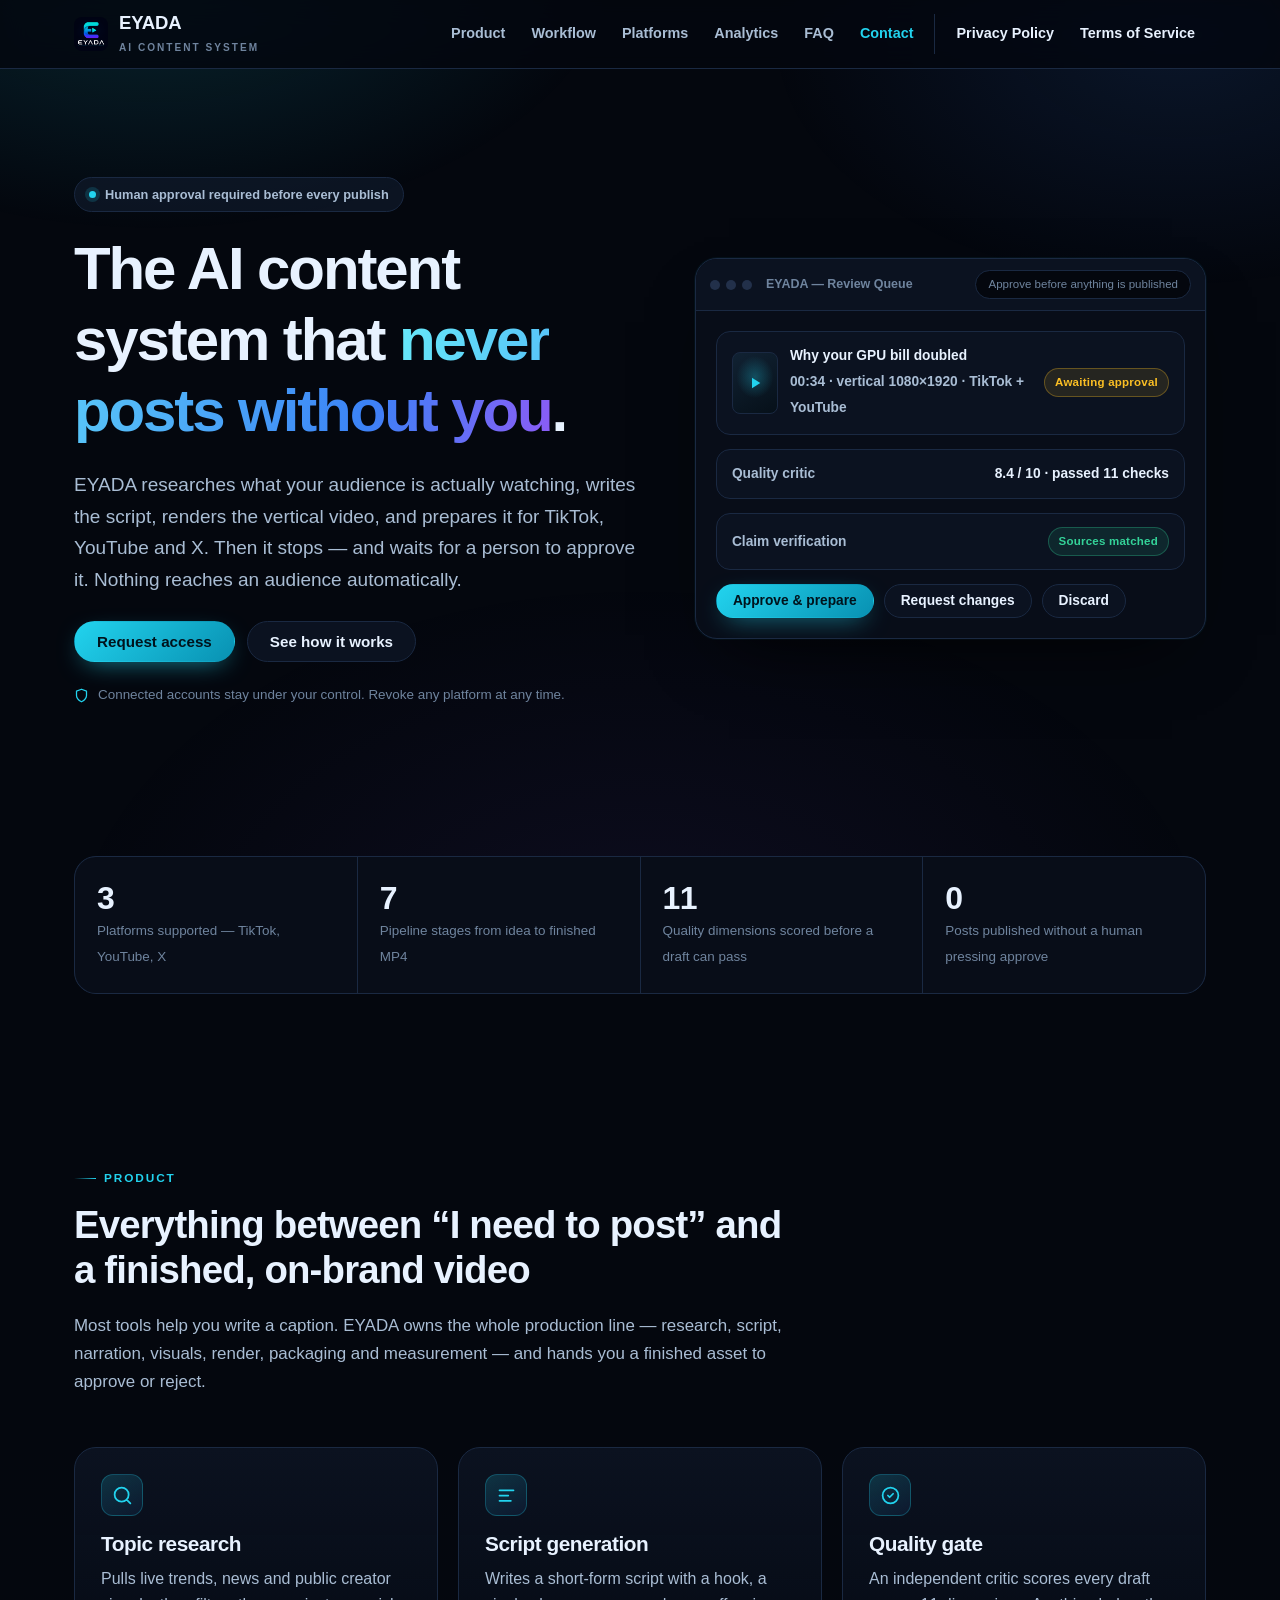
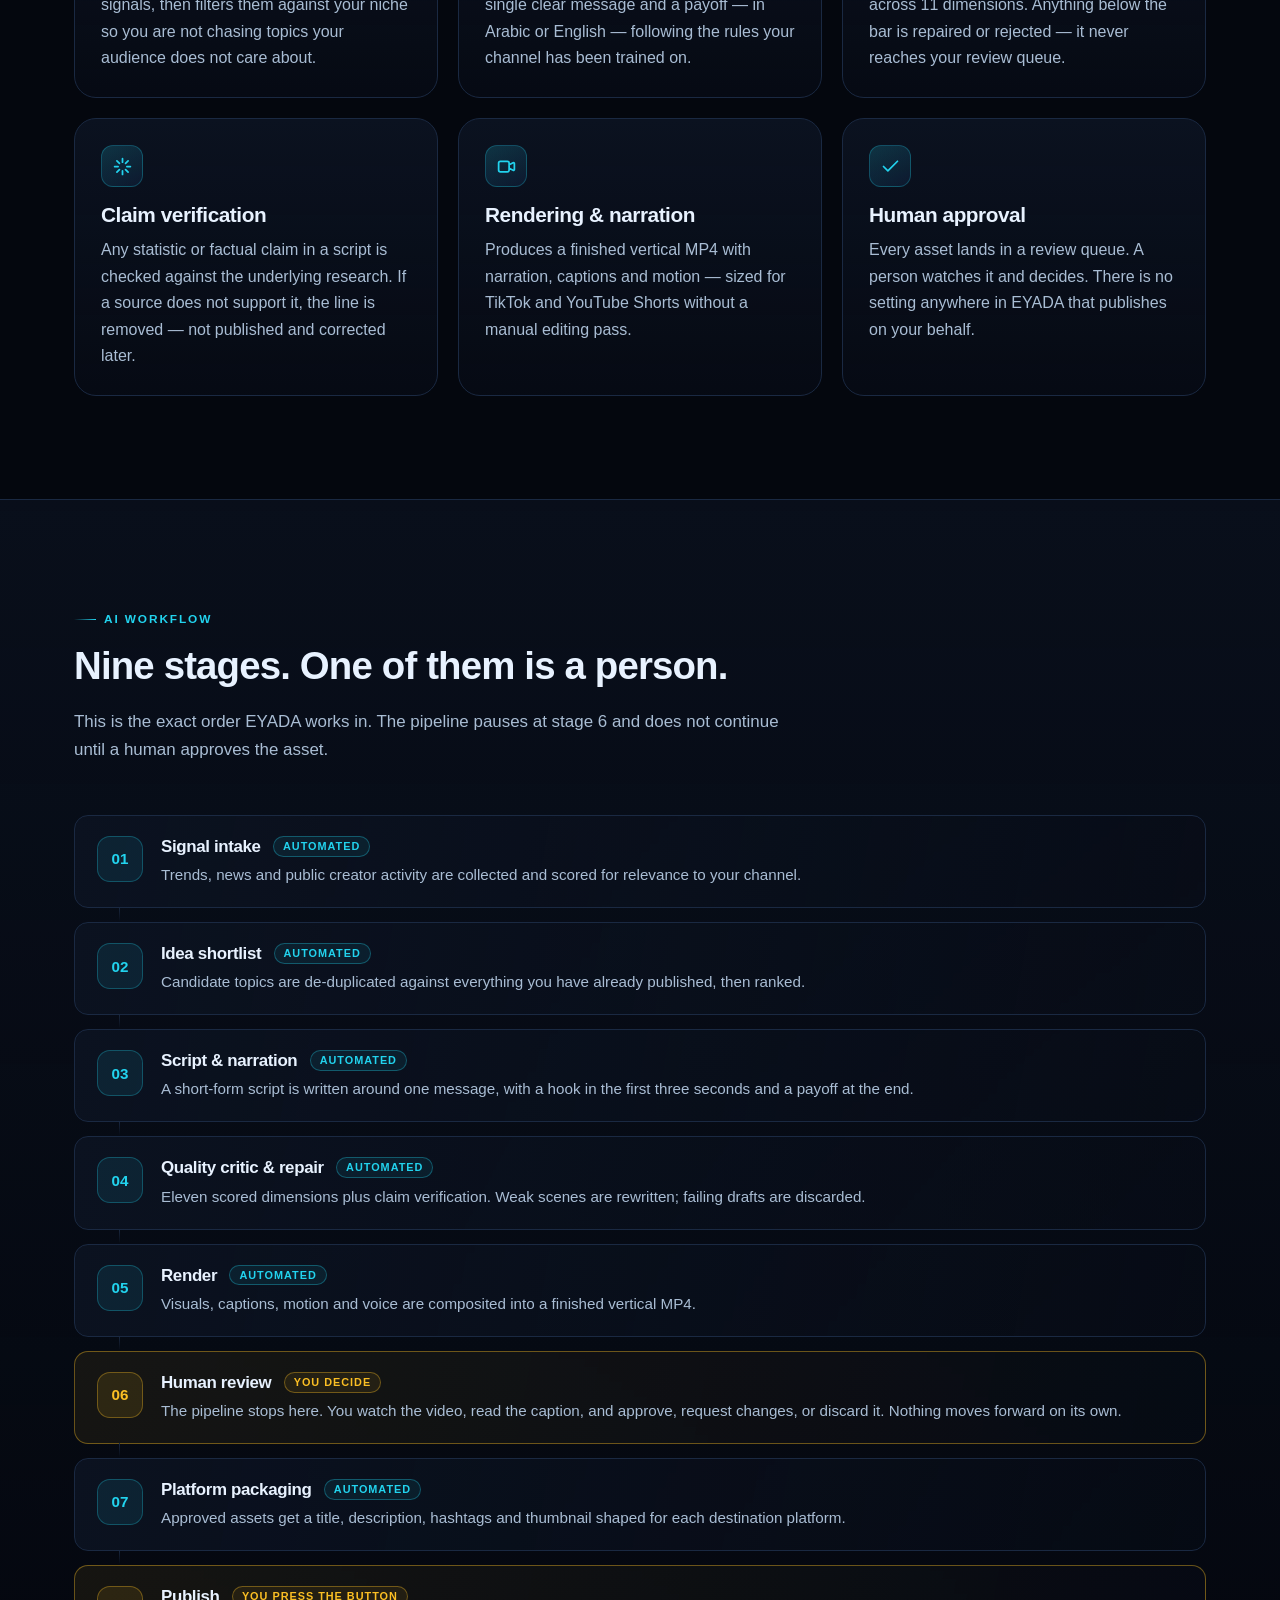
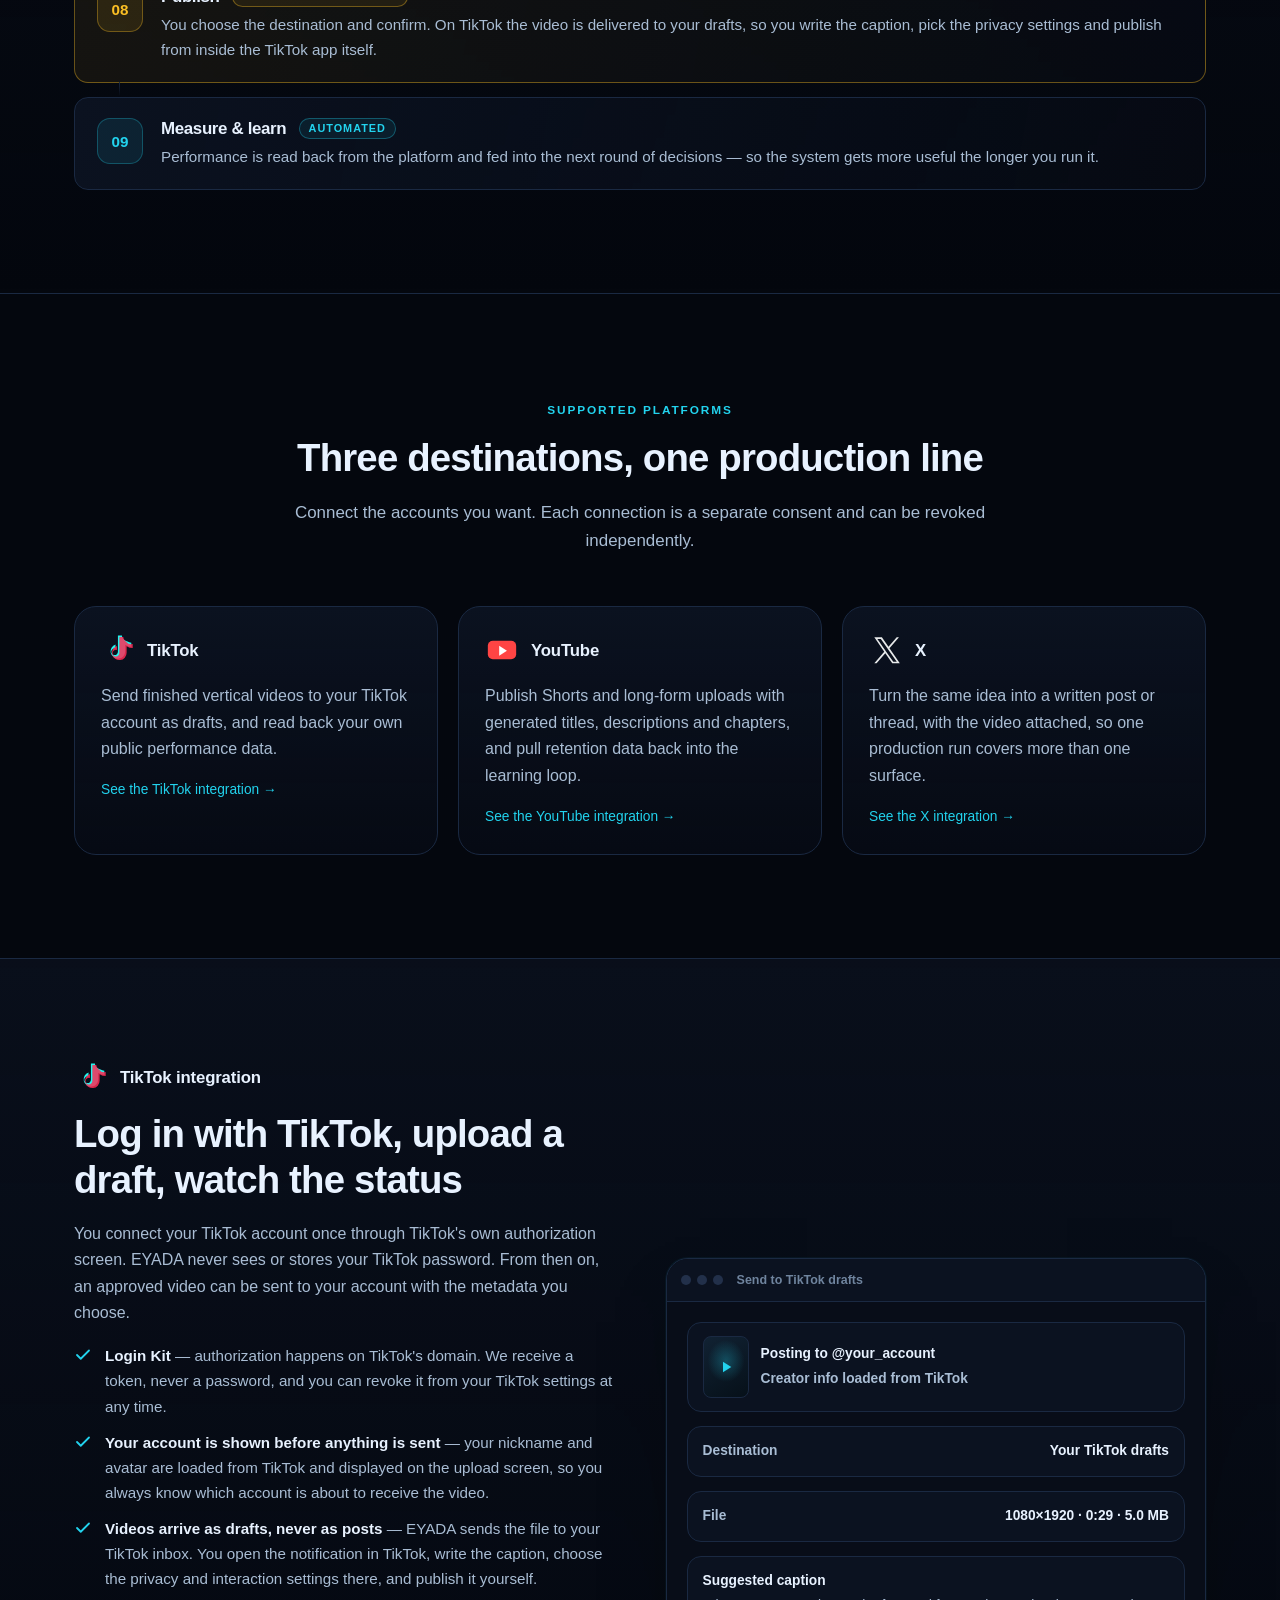
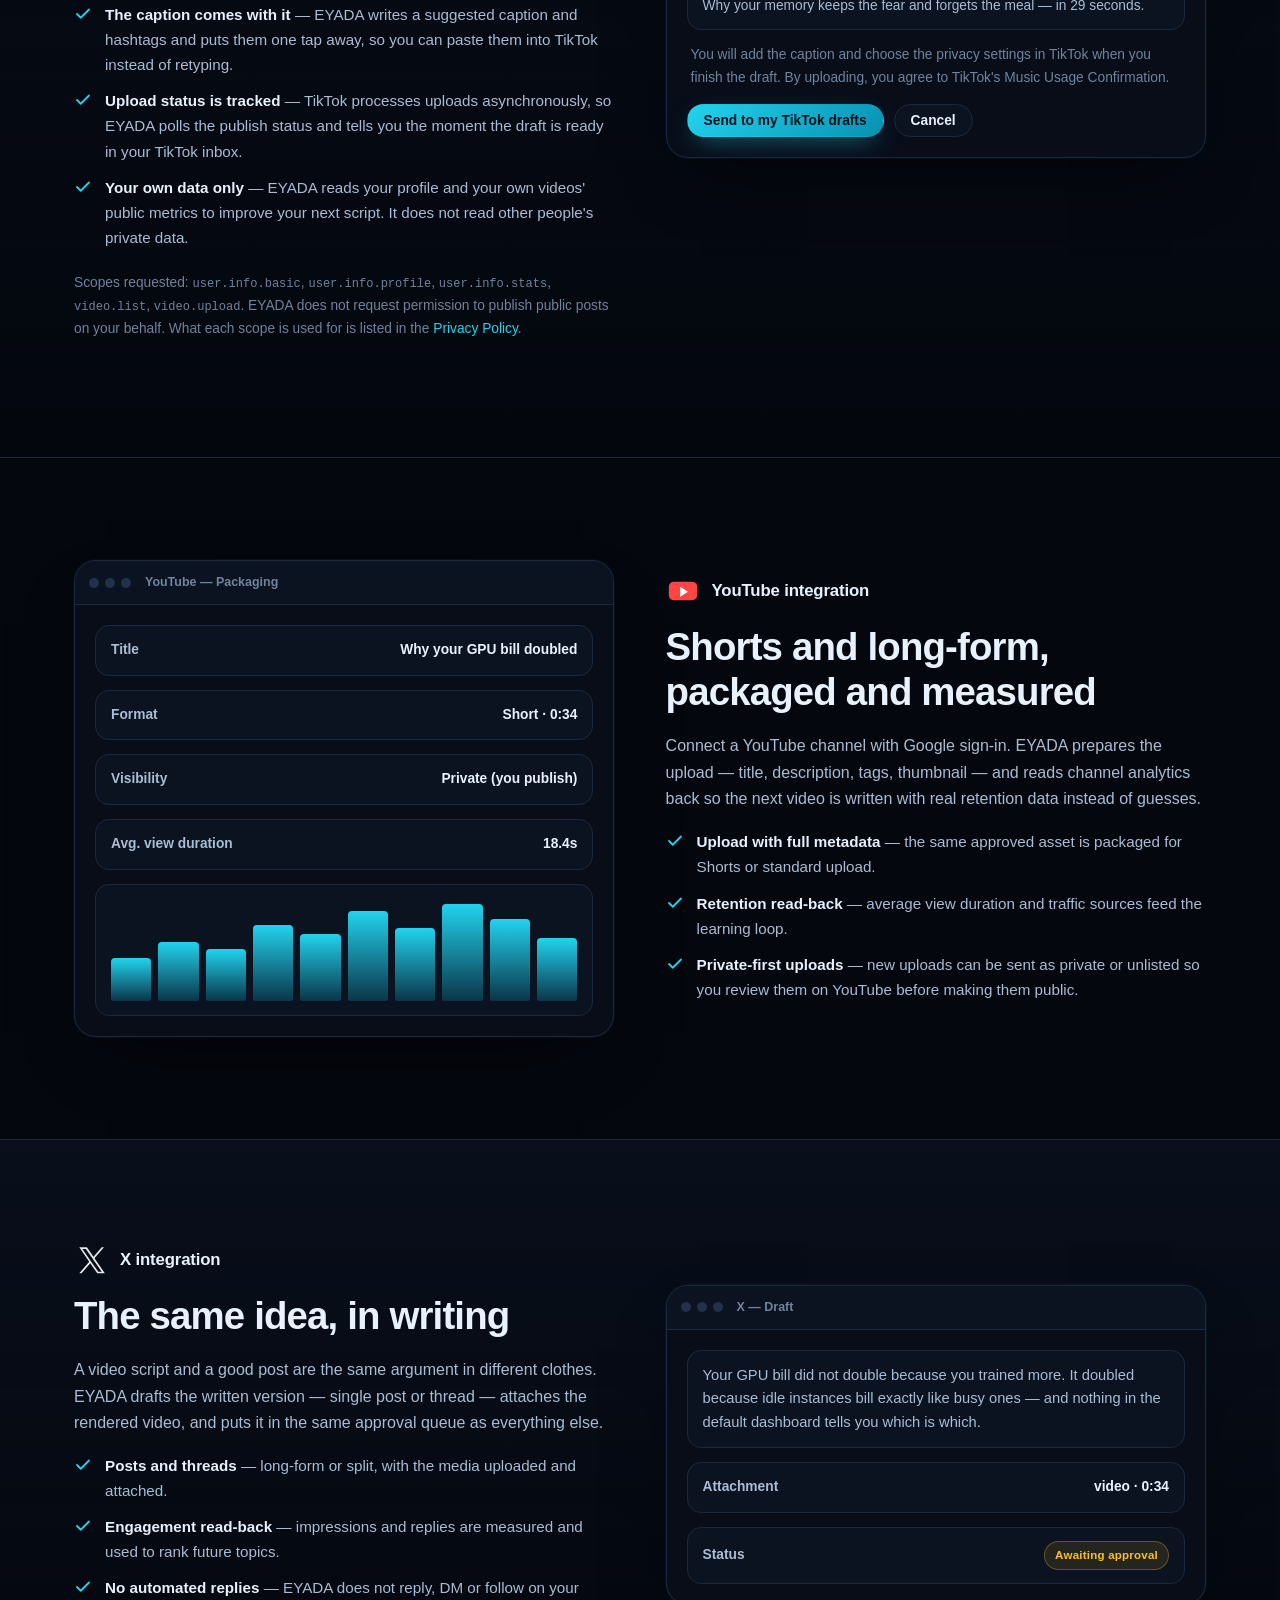
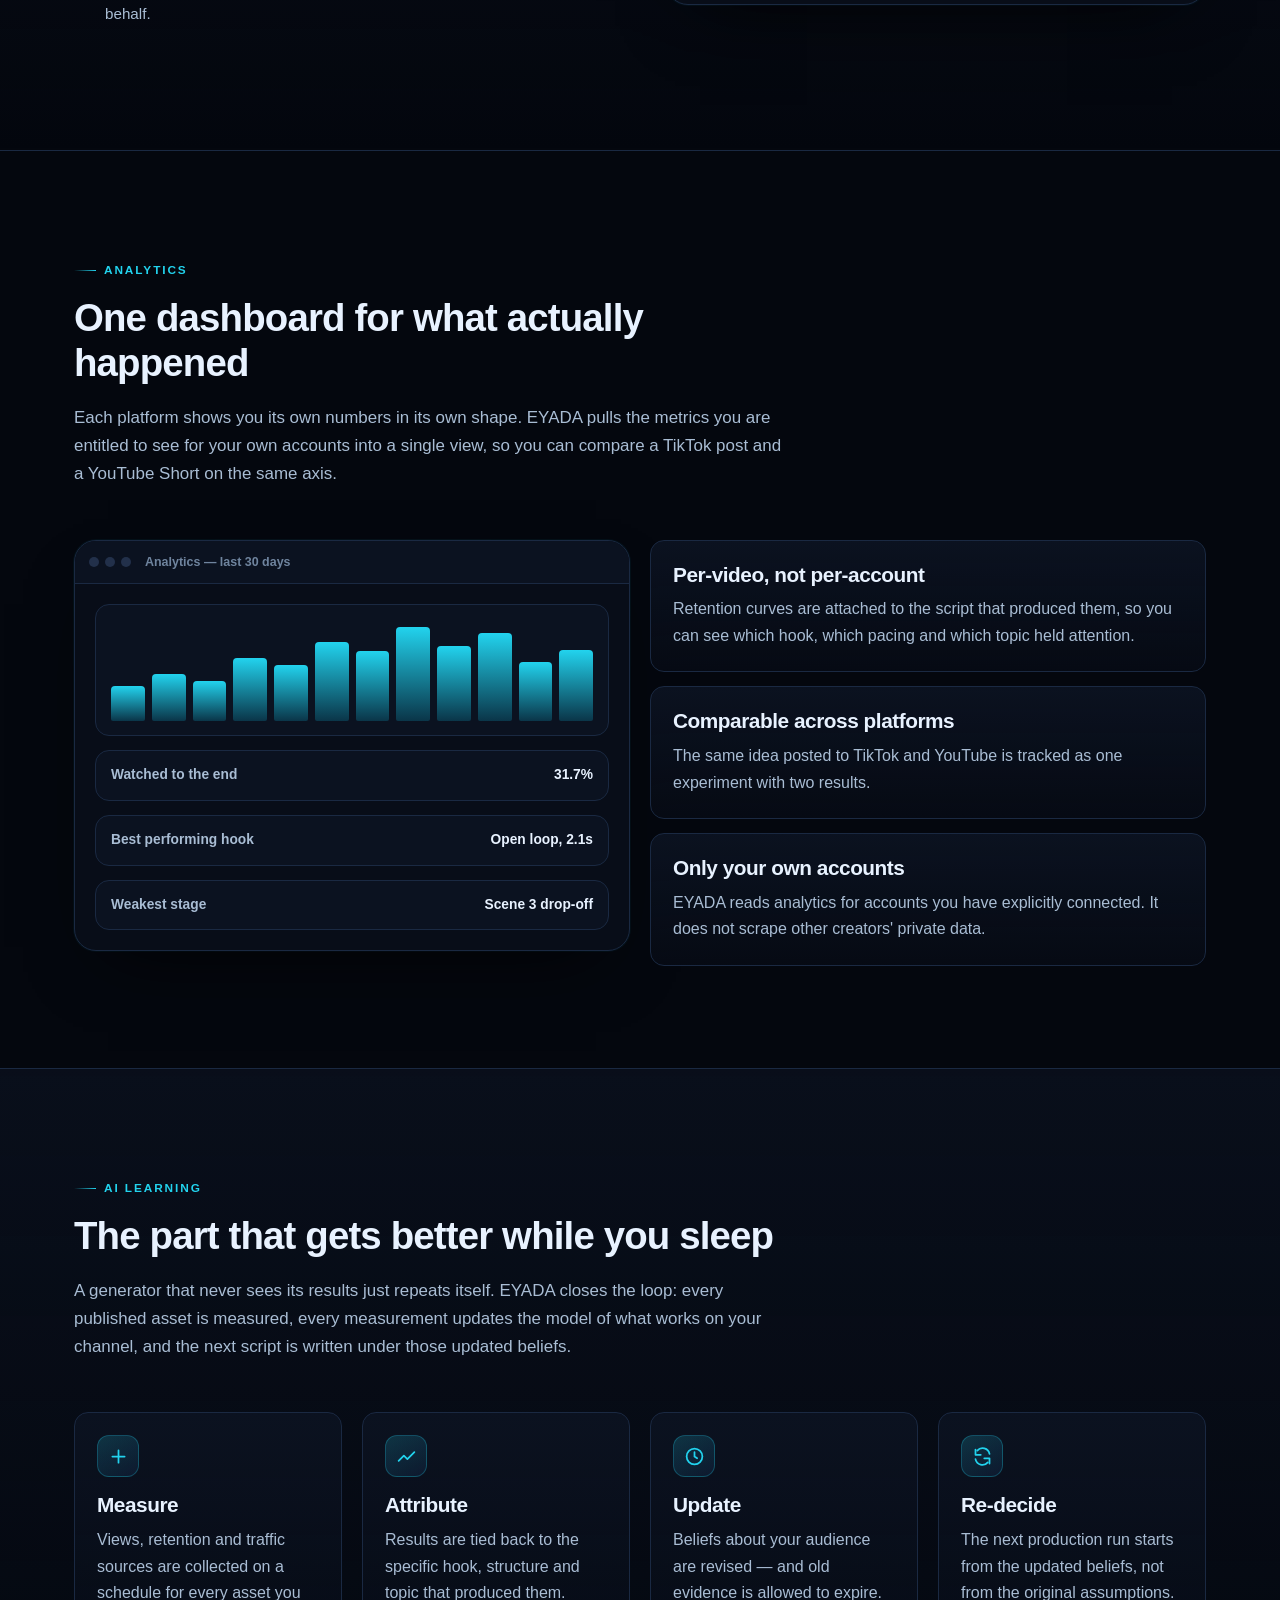
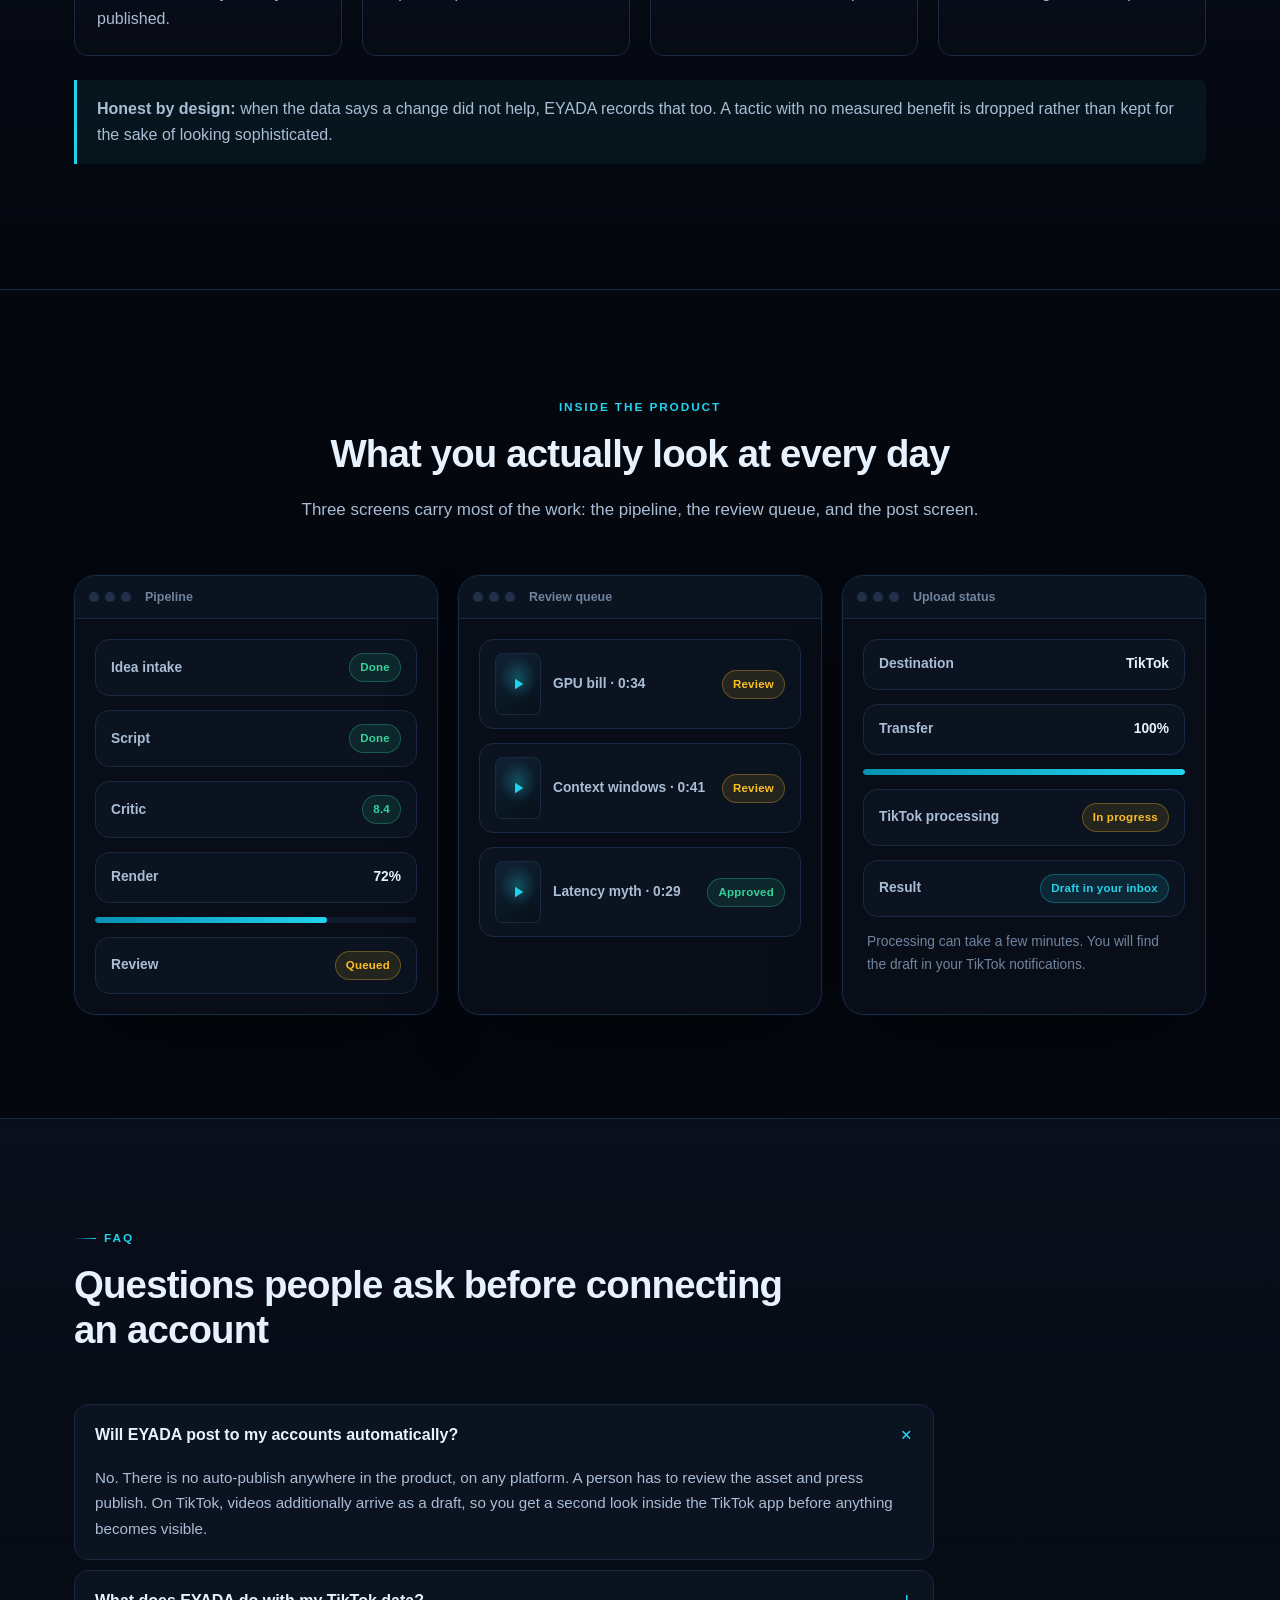
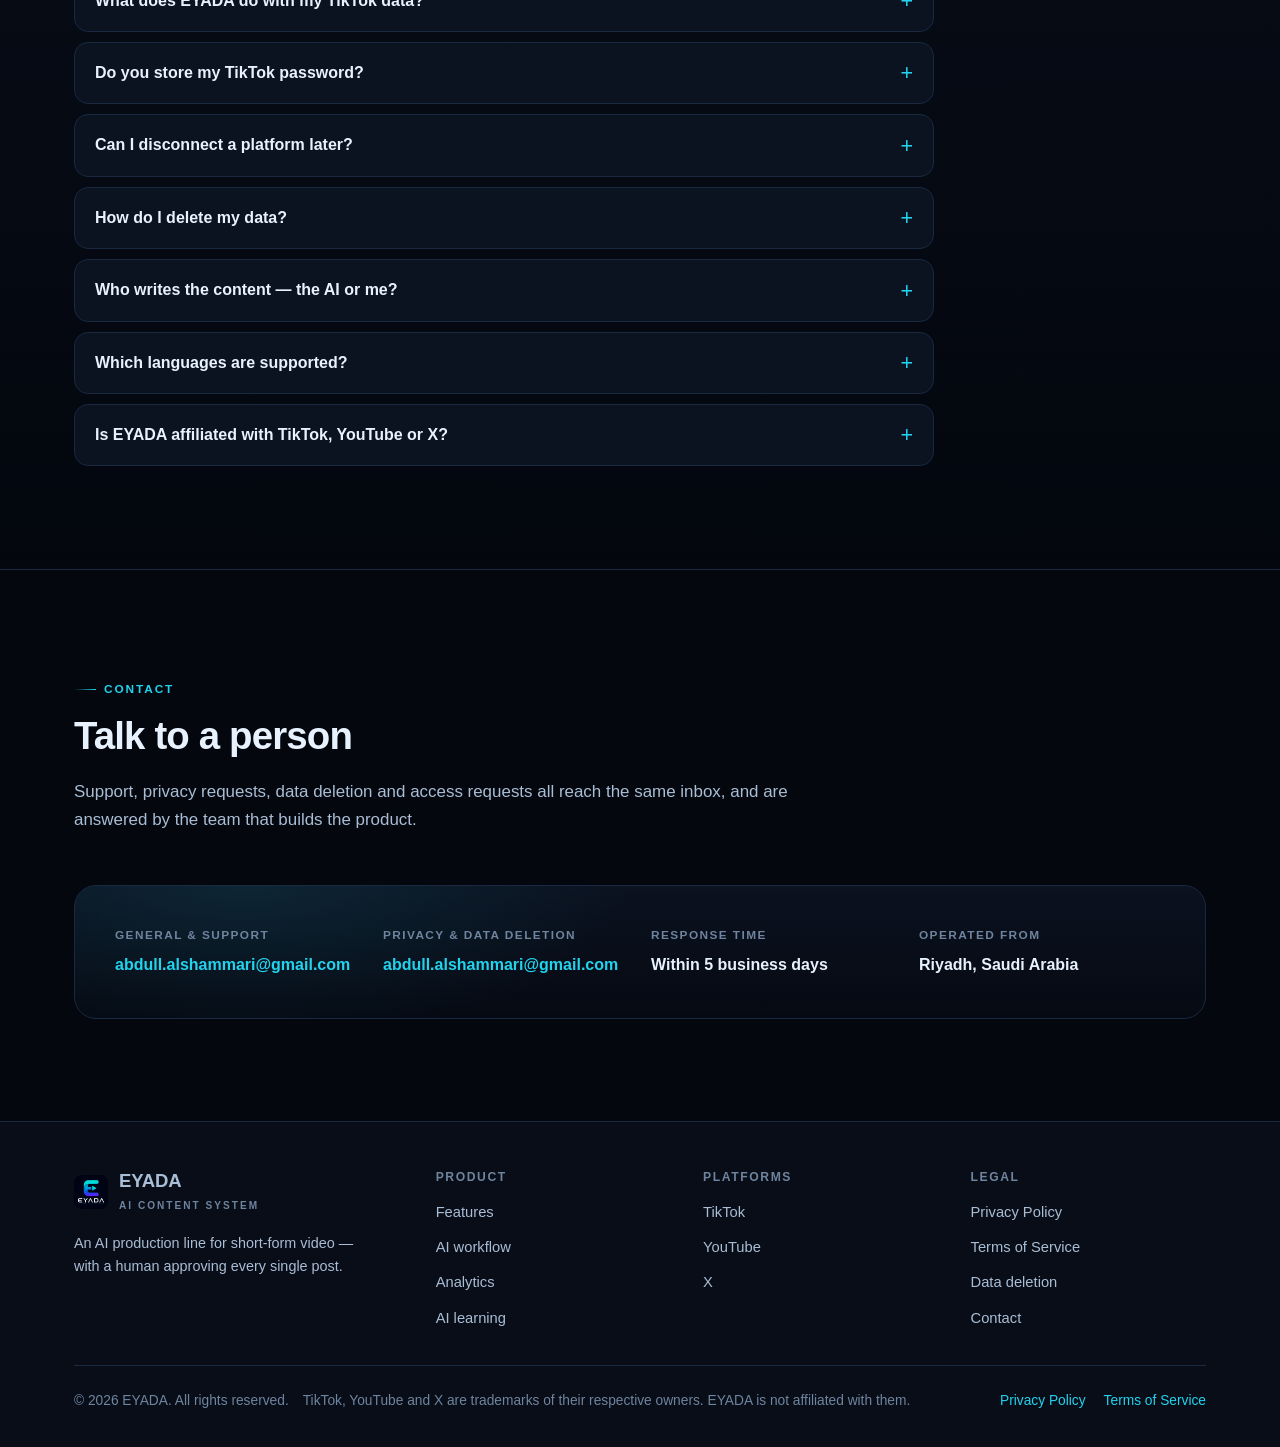
<file: index.html>
<!DOCTYPE html>
<html lang="en">
<head>
<meta charset="utf-8">
<meta name="viewport" content="width=device-width, initial-scale=1">
<title>EYADA — AI Content System for TikTok, YouTube &amp; X</title>
<meta name="description" content="EYADA is an AI content system that plans, writes, renders and schedules short-form video for TikTok, YouTube and X. Every post is reviewed and approved by a human before it is published.">
<meta name="author" content="EYADA">
<link rel="canonical" href="./index.html">

<link rel="icon" type="image/png" href="assets/eyada-app-icon.png">
<link rel="apple-touch-icon" href="assets/eyada-app-icon.png">
<link rel="manifest" href="site.webmanifest">
<meta name="theme-color" content="#04070e">

<meta property="og:type" content="website">
<meta property="og:site_name" content="EYADA">
<meta property="og:title" content="EYADA — AI Content System">
<meta property="og:description" content="Plan, generate, review and publish short-form video across TikTok, YouTube and X — with a human approving every post.">
<meta property="og:image" content="assets/og-image.png">
<meta name="twitter:card" content="summary_large_image">
<meta name="twitter:title" content="EYADA — AI Content System">
<meta name="twitter:description" content="Plan, generate, review and publish short-form video across TikTok, YouTube and X — with a human approving every post.">
<meta name="twitter:image" content="assets/og-image.png">

<link rel="stylesheet" href="assets/styles.css">
</head>
<body>

<a class="skip-link" href="#main">Skip to content</a>

<!-- ======================================================================
     HEADER — Privacy Policy and Terms of Service are permanently visible
     here on every screen size. They are never placed inside a menu.
     ====================================================================== -->
<header class="site-header">
  <div class="wrap header-inner">
    <a class="brand" href="index.html" aria-label="EYADA home">
      <img src="assets/eyada-app-icon.png" alt="" width="34" height="34" decoding="async">
      <span>
        <span class="brand-name">EYADA</span>
        <span class="brand-sub">AI Content System</span>
      </span>
    </a>

    <nav class="nav" aria-label="Main">
      <span class="nav-main" style="display:contents">
        <a href="#features">Product</a>
        <a href="#workflow">Workflow</a>
        <a href="#platforms">Platforms</a>
        <a href="#analytics">Analytics</a>
        <a href="#faq">FAQ</a>
        <a href="#contact">Contact</a>
      </span>
      <span class="nav-legal">
        <a href="privacy.html">Privacy Policy</a>
        <a href="terms.html">Terms of Service</a>
      </span>
    </nav>
  </div>
</header>

<main id="main">

<!-- ====================== HERO ====================== -->
<section class="hero">
  <div class="wrap hero-grid">
    <div>
      <span class="pill"><span class="dot"></span> Human approval required before every publish</span>
      <h1>The AI content system that <span class="grad">never posts without you</span>.</h1>
      <p class="hero-lede">
        EYADA researches what your audience is actually watching, writes the script, renders the
        vertical video, and prepares it for TikTok, YouTube and X. Then it stops — and waits for a
        person to approve it. Nothing reaches an audience automatically.
      </p>
      <div class="hero-cta">
        <a class="btn btn-primary" href="#contact">Request access</a>
        <a class="btn btn-ghost" href="#workflow">See how it works</a>
      </div>
      <p class="hero-note">
        <svg viewBox="0 0 24 24" fill="none" stroke="currentColor" stroke-width="2" aria-hidden="true">
          <path d="M12 22s8-4 8-10V5l-8-3-8 3v7c0 6 8 10 8 10z" stroke-linejoin="round"/>
        </svg>
        Connected accounts stay under your control. Revoke any platform at any time.
      </p>
    </div>

    <!-- Product interface: the approval queue -->
    <div class="ui" role="img" aria-label="Screenshot of the EYADA review queue showing a video awaiting human approval">
      <div class="ui-bar">
        <span class="ui-dots"><i></i><i></i><i></i></span>
        <span class="ui-title">EYADA — Review Queue</span>
        <span class="ui-url">Approve before anything is published</span>
      </div>
      <div class="ui-body">
        <div class="ui-row">
          <span class="ui-thumb">
            <svg viewBox="0 0 24 24" fill="currentColor" aria-hidden="true"><path d="M8 5v14l11-7z"/></svg>
          </span>
          <span>
            <span class="lbl" style="display:block;color:var(--text);font-weight:700">Why your GPU bill doubled</span>
            <span class="lbl">00:34 · vertical 1080×1920 · TikTok + YouTube</span>
          </span>
          <span class="val"><span class="badge badge--wait">Awaiting approval</span></span>
        </div>
        <div class="ui-row">
          <span class="lbl">Quality critic</span>
          <span class="val">8.4 / 10 · passed 11 checks</span>
        </div>
        <div class="ui-row">
          <span class="lbl">Claim verification</span>
          <span class="val"><span class="badge badge--ok">Sources matched</span></span>
        </div>
        <div style="display:flex;gap:10px;flex-wrap:wrap">
          <button class="btn btn-primary btn-sm" type="button">Approve &amp; prepare</button>
          <button class="btn btn-ghost btn-sm" type="button">Request changes</button>
          <button class="btn btn-ghost btn-sm" type="button">Discard</button>
        </div>
      </div>
    </div>
  </div>
</section>

<!-- ====================== TRUST STRIP ====================== -->
<section class="section section--tight">
  <div class="wrap">
    <div class="stats">
      <div class="stat"><b>3</b><span>Platforms supported — TikTok, YouTube, X</span></div>
      <div class="stat"><b>7</b><span>Pipeline stages from idea to finished MP4</span></div>
      <div class="stat"><b>11</b><span>Quality dimensions scored before a draft can pass</span></div>
      <div class="stat"><b>0</b><span>Posts published without a human pressing approve</span></div>
    </div>
  </div>
</section>

<!-- ====================== FEATURES ====================== -->
<section class="section" id="features">
  <div class="wrap">
    <div class="section-head">
      <span class="eyebrow">Product</span>
      <h2>Everything between “I need to post” and a finished, on-brand video</h2>
      <p>
        Most tools help you write a caption. EYADA owns the whole production line — research,
        script, narration, visuals, render, packaging and measurement — and hands you a finished
        asset to approve or reject.
      </p>
    </div>

    <div class="grid grid-3">
      <article class="card">
        <div class="card-icon"><svg viewBox="0 0 24 24" fill="none" stroke="currentColor" stroke-width="2"><path d="M21 21l-4.35-4.35M11 19a8 8 0 100-16 8 8 0 000 16z" stroke-linecap="round"/></svg></div>
        <h3>Topic research</h3>
        <p>Pulls live trends, news and public creator signals, then filters them against your niche so you are not chasing topics your audience does not care about.</p>
      </article>

      <article class="card">
        <div class="card-icon"><svg viewBox="0 0 24 24" fill="none" stroke="currentColor" stroke-width="2"><path d="M4 6h16M4 12h10M4 18h13" stroke-linecap="round"/></svg></div>
        <h3>Script generation</h3>
        <p>Writes a short-form script with a hook, a single clear message and a payoff — in Arabic or English — following the rules your channel has been trained on.</p>
      </article>

      <article class="card">
        <div class="card-icon"><svg viewBox="0 0 24 24" fill="none" stroke="currentColor" stroke-width="2"><path d="M9 12l2 2 4-4M12 21a9 9 0 110-18 9 9 0 010 18z" stroke-linecap="round" stroke-linejoin="round"/></svg></div>
        <h3>Quality gate</h3>
        <p>An independent critic scores every draft across 11 dimensions. Anything below the bar is repaired or rejected — it never reaches your review queue.</p>
      </article>

      <article class="card">
        <div class="card-icon"><svg viewBox="0 0 24 24" fill="none" stroke="currentColor" stroke-width="2"><path d="M12 3v4M12 17v4M5.6 5.6l2.9 2.9M15.5 15.5l2.9 2.9M3 12h4M17 12h4M5.6 18.4l2.9-2.9M15.5 8.5l2.9-2.9" stroke-linecap="round"/></svg></div>
        <h3>Claim verification</h3>
        <p>Any statistic or factual claim in a script is checked against the underlying research. If a source does not support it, the line is removed — not published and corrected later.</p>
      </article>

      <article class="card">
        <div class="card-icon"><svg viewBox="0 0 24 24" fill="none" stroke="currentColor" stroke-width="2"><path d="M15 10l4.55-2.27A1 1 0 0121 8.62v6.76a1 1 0 01-1.45.89L15 14M3 8a2 2 0 012-2h8a2 2 0 012 2v8a2 2 0 01-2 2H5a2 2 0 01-2-2z" stroke-linecap="round" stroke-linejoin="round"/></svg></div>
        <h3>Rendering &amp; narration</h3>
        <p>Produces a finished vertical MP4 with narration, captions and motion — sized for TikTok and YouTube Shorts without a manual editing pass.</p>
      </article>

      <article class="card">
        <div class="card-icon"><svg viewBox="0 0 24 24" fill="none" stroke="currentColor" stroke-width="2"><path d="M20 6L9 17l-5-5" stroke-linecap="round" stroke-linejoin="round"/></svg></div>
        <h3>Human approval</h3>
        <p>Every asset lands in a review queue. A person watches it and decides. There is no setting anywhere in EYADA that publishes on your behalf.</p>
      </article>
    </div>
  </div>
</section>

<!-- ====================== AI WORKFLOW ====================== -->
<section class="section section--panel" id="workflow">
  <div class="wrap">
    <div class="section-head">
      <span class="eyebrow">AI Workflow</span>
      <h2>Nine stages. One of them is a person.</h2>
      <p>
        This is the exact order EYADA works in. The pipeline pauses at stage 6 and does not
        continue until a human approves the asset.
      </p>
    </div>

    <div class="flow">
      <div class="flow-step">
        <span class="flow-num" aria-hidden="true"></span>
        <div class="flow-body">
          <h3>Signal intake <span class="tag tag--ai">Automated</span></h3>
          <p>Trends, news and public creator activity are collected and scored for relevance to your channel.</p>
        </div>
      </div>
      <div class="flow-step">
        <span class="flow-num" aria-hidden="true"></span>
        <div class="flow-body">
          <h3>Idea shortlist <span class="tag tag--ai">Automated</span></h3>
          <p>Candidate topics are de-duplicated against everything you have already published, then ranked.</p>
        </div>
      </div>
      <div class="flow-step">
        <span class="flow-num" aria-hidden="true"></span>
        <div class="flow-body">
          <h3>Script &amp; narration <span class="tag tag--ai">Automated</span></h3>
          <p>A short-form script is written around one message, with a hook in the first three seconds and a payoff at the end.</p>
        </div>
      </div>
      <div class="flow-step">
        <span class="flow-num" aria-hidden="true"></span>
        <div class="flow-body">
          <h3>Quality critic &amp; repair <span class="tag tag--ai">Automated</span></h3>
          <p>Eleven scored dimensions plus claim verification. Weak scenes are rewritten; failing drafts are discarded.</p>
        </div>
      </div>
      <div class="flow-step">
        <span class="flow-num" aria-hidden="true"></span>
        <div class="flow-body">
          <h3>Render <span class="tag tag--ai">Automated</span></h3>
          <p>Visuals, captions, motion and voice are composited into a finished vertical MP4.</p>
        </div>
      </div>
      <div class="flow-step" style="border-color:rgba(251,191,36,.4);background:linear-gradient(100deg,rgba(251,191,36,.07),rgba(8,13,24,.4))">
        <span class="flow-num" aria-hidden="true" style="color:#fbbf24;background:rgba(251,191,36,.1);border-color:rgba(251,191,36,.34)"></span>
        <div class="flow-body">
          <h3>Human review <span class="tag tag--human">You decide</span></h3>
          <p>The pipeline stops here. You watch the video, read the caption, and approve, request changes, or discard it. Nothing moves forward on its own.</p>
        </div>
      </div>
      <div class="flow-step">
        <span class="flow-num" aria-hidden="true"></span>
        <div class="flow-body">
          <h3>Platform packaging <span class="tag tag--ai">Automated</span></h3>
          <p>Approved assets get a title, description, hashtags and thumbnail shaped for each destination platform.</p>
        </div>
      </div>
      <div class="flow-step" style="border-color:rgba(251,191,36,.4);background:linear-gradient(100deg,rgba(251,191,36,.07),rgba(8,13,24,.4))">
        <span class="flow-num" aria-hidden="true" style="color:#fbbf24;background:rgba(251,191,36,.1);border-color:rgba(251,191,36,.34)"></span>
        <div class="flow-body">
          <h3>Publish <span class="tag tag--human">You press the button</span></h3>
          <p>You choose the destination and confirm. On TikTok the video is delivered to your drafts, so you write the caption, pick the privacy settings and publish from inside the TikTok app itself.</p>
        </div>
      </div>
      <div class="flow-step">
        <span class="flow-num" aria-hidden="true"></span>
        <div class="flow-body">
          <h3>Measure &amp; learn <span class="tag tag--ai">Automated</span></h3>
          <p>Performance is read back from the platform and fed into the next round of decisions — so the system gets more useful the longer you run it.</p>
        </div>
      </div>
    </div>
  </div>
</section>

<!-- ====================== SUPPORTED PLATFORMS ====================== -->
<section class="section" id="platforms">
  <div class="wrap">
    <div class="section-head section-head--center">
      <span class="eyebrow">Supported platforms</span>
      <h2>Three destinations, one production line</h2>
      <p>Connect the accounts you want. Each connection is a separate consent and can be revoked independently.</p>
    </div>

    <div class="grid grid-3">
      <article class="card">
        <div class="platform-mark">
          <svg viewBox="0 0 48 48" aria-hidden="true">
            <path d="M33.5 10.2c-2.3-1.5-3.8-4-4-6.7h-5.6v22.9a4.7 4.7 0 11-3.4-4.5v-5.7a10.3 10.3 0 1013.7 9.7v-9.3a15 15 0 008.6 2.7v-5.6a9.3 9.3 0 01-5.3-1.6c-1.5-.6-2.8-1.2-4-1.9z" fill="#25f4ee"/>
            <path d="M35.5 12.2c-2.3-1.5-3.8-4-4-6.7h-5.6v22.9a4.7 4.7 0 11-3.4-4.5v-5.7a10.3 10.3 0 1013.7 9.7v-9.3a15 15 0 008.6 2.7v-5.6a9.3 9.3 0 01-9.3-3.5z" fill="#fe2c55" opacity=".85"/>
          </svg>
          <span>TikTok</span>
        </div>
        <p>Send finished vertical videos to your TikTok account as drafts, and read back your own public performance data.</p>
        <p class="small mb0"><a href="#tiktok">See the TikTok integration →</a></p>
      </article>

      <article class="card">
        <div class="platform-mark">
          <svg viewBox="0 0 48 48" aria-hidden="true">
            <rect x="4" y="11" width="40" height="26" rx="7" fill="#ff4444"/>
            <path d="M20 18l11 7-11 7z" fill="#fff"/>
          </svg>
          <span>YouTube</span>
        </div>
        <p>Publish Shorts and long-form uploads with generated titles, descriptions and chapters, and pull retention data back into the learning loop.</p>
        <p class="small mb0"><a href="#youtube">See the YouTube integration →</a></p>
      </article>

      <article class="card">
        <div class="platform-mark">
          <svg viewBox="0 0 48 48" aria-hidden="true">
            <path d="M28.9 21.6L42.3 6h-3.2L27.5 19.5 18.2 6H7.5l14 20.4L7.5 42.8h3.2l12.3-14.3 9.8 14.3h10.7L28.9 21.6zm-4.4 5.1l-1.4-2L11.8 8.4h4.9l9.2 13.1 1.4 2 11.9 17h-4.9l-9.8-13.8z" fill="#e7e9ea"/>
          </svg>
          <span>X</span>
        </div>
        <p>Turn the same idea into a written post or thread, with the video attached, so one production run covers more than one surface.</p>
        <p class="small mb0"><a href="#x">See the X integration →</a></p>
      </article>
    </div>
  </div>
</section>

<!-- ====================== TIKTOK INTEGRATION ====================== -->
<section class="section section--panel" id="tiktok">
  <div class="wrap platform">
    <div class="platform-copy">
      <div class="platform-mark">
        <svg viewBox="0 0 48 48" aria-hidden="true">
          <path d="M33.5 10.2c-2.3-1.5-3.8-4-4-6.7h-5.6v22.9a4.7 4.7 0 11-3.4-4.5v-5.7a10.3 10.3 0 1013.7 9.7v-9.3a15 15 0 008.6 2.7v-5.6a9.3 9.3 0 01-5.3-1.6c-1.5-.6-2.8-1.2-4-1.9z" fill="#25f4ee"/>
          <path d="M35.5 12.2c-2.3-1.5-3.8-4-4-6.7h-5.6v22.9a4.7 4.7 0 11-3.4-4.5v-5.7a10.3 10.3 0 1013.7 9.7v-9.3a15 15 0 008.6 2.7v-5.6a9.3 9.3 0 01-9.3-3.5z" fill="#fe2c55" opacity=".85"/>
        </svg>
        <span>TikTok integration</span>
      </div>
      <h2>Log in with TikTok, upload a draft, watch the status</h2>
      <p>
        You connect your TikTok account once through TikTok's own authorization screen. EYADA never
        sees or stores your TikTok password. From then on, an approved video can be sent to your
        account with the metadata you choose.
      </p>

      <ul class="checks">
        <li><svg viewBox="0 0 24 24" fill="none" stroke="currentColor" stroke-width="2.4"><path d="M20 6L9 17l-5-5" stroke-linecap="round" stroke-linejoin="round"/></svg>
          <span><b>Login Kit</b> — authorization happens on TikTok's domain. We receive a token, never a password, and you can revoke it from your TikTok settings at any time.</span></li>
        <li><svg viewBox="0 0 24 24" fill="none" stroke="currentColor" stroke-width="2.4"><path d="M20 6L9 17l-5-5" stroke-linecap="round" stroke-linejoin="round"/></svg>
          <span><b>Your account is shown before anything is sent</b> — your nickname and avatar are loaded from TikTok and displayed on the upload screen, so you always know which account is about to receive the video.</span></li>
        <li><svg viewBox="0 0 24 24" fill="none" stroke="currentColor" stroke-width="2.4"><path d="M20 6L9 17l-5-5" stroke-linecap="round" stroke-linejoin="round"/></svg>
          <span><b>Videos arrive as drafts, never as posts</b> — EYADA sends the file to your TikTok inbox. You open the notification in TikTok, write the caption, choose the privacy and interaction settings there, and publish it yourself.</span></li>
        <li><svg viewBox="0 0 24 24" fill="none" stroke="currentColor" stroke-width="2.4"><path d="M20 6L9 17l-5-5" stroke-linecap="round" stroke-linejoin="round"/></svg>
          <span><b>The caption comes with it</b> — EYADA writes a suggested caption and hashtags and puts them one tap away, so you can paste them into TikTok instead of retyping.</span></li>
        <li><svg viewBox="0 0 24 24" fill="none" stroke="currentColor" stroke-width="2.4"><path d="M20 6L9 17l-5-5" stroke-linecap="round" stroke-linejoin="round"/></svg>
          <span><b>Upload status is tracked</b> — TikTok processes uploads asynchronously, so EYADA polls the publish status and tells you the moment the draft is ready in your TikTok inbox.</span></li>
        <li><svg viewBox="0 0 24 24" fill="none" stroke="currentColor" stroke-width="2.4"><path d="M20 6L9 17l-5-5" stroke-linecap="round" stroke-linejoin="round"/></svg>
          <span><b>Your own data only</b> — EYADA reads your profile and your own videos' public metrics to improve your next script. It does not read other people's private data.</span></li>
      </ul>

      <p class="small muted">
        Scopes requested: <code>user.info.basic</code>, <code>user.info.profile</code>,
        <code>user.info.stats</code>, <code>video.list</code>, <code>video.upload</code>.
        EYADA does not request permission to publish public posts on your behalf.
        What each scope is used for is listed in the <a href="privacy.html#tiktok-data">Privacy Policy</a>.
      </p>
    </div>

    <!-- Product interface: the Post to TikTok screen -->
    <div class="ui" role="img" aria-label="Screenshot of the Post to TikTok screen in EYADA">
      <div class="ui-bar">
        <span class="ui-dots"><i></i><i></i><i></i></span>
        <span class="ui-title">Send to TikTok drafts</span>
      </div>
      <div class="ui-body">
        <div class="ui-row">
          <span class="ui-thumb"><svg viewBox="0 0 24 24" fill="currentColor" aria-hidden="true"><path d="M8 5v14l11-7z"/></svg></span>
          <span>
            <span class="lbl" style="display:block;color:var(--text);font-weight:700">Posting to @your_account</span>
            <span class="lbl">Creator info loaded from TikTok</span>
          </span>
        </div>
        <div class="ui-row"><span class="lbl">Destination</span><span class="val">Your TikTok drafts</span></div>
        <div class="ui-row"><span class="lbl">File</span><span class="val">1080×1920 · 0:29 · 5.0 MB</span></div>
        <div class="ui-row" style="align-items:flex-start">
          <span style="font-size:.86rem;color:var(--text-soft);line-height:1.55">
            <span class="lbl" style="display:block;color:var(--text);font-weight:700;margin-bottom:4px">Suggested caption</span>
            Why your memory keeps the fear and forgets the meal — in 29 seconds.
          </span>
        </div>
        <p class="small muted mb0" style="padding:0 4px">
          You will add the caption and choose the privacy settings in TikTok when you finish the draft.
          By uploading, you agree to TikTok's Music Usage Confirmation.
        </p>
        <div style="display:flex;gap:10px">
          <button class="btn btn-primary btn-sm" type="button">Send to my TikTok drafts</button>
          <button class="btn btn-ghost btn-sm" type="button">Cancel</button>
        </div>
      </div>
    </div>
  </div>
</section>

<!-- ====================== YOUTUBE INTEGRATION ====================== -->
<section class="section" id="youtube">
  <div class="wrap platform platform--rev">
    <div class="platform-copy">
      <div class="platform-mark">
        <svg viewBox="0 0 48 48" aria-hidden="true"><rect x="4" y="11" width="40" height="26" rx="7" fill="#ff4444"/><path d="M20 18l11 7-11 7z" fill="#fff"/></svg>
        <span>YouTube integration</span>
      </div>
      <h2>Shorts and long-form, packaged and measured</h2>
      <p>
        Connect a YouTube channel with Google sign-in. EYADA prepares the upload — title,
        description, tags, thumbnail — and reads channel analytics back so the next video is
        written with real retention data instead of guesses.
      </p>
      <ul class="checks">
        <li><svg viewBox="0 0 24 24" fill="none" stroke="currentColor" stroke-width="2.4"><path d="M20 6L9 17l-5-5" stroke-linecap="round" stroke-linejoin="round"/></svg>
          <span><b>Upload with full metadata</b> — the same approved asset is packaged for Shorts or standard upload.</span></li>
        <li><svg viewBox="0 0 24 24" fill="none" stroke="currentColor" stroke-width="2.4"><path d="M20 6L9 17l-5-5" stroke-linecap="round" stroke-linejoin="round"/></svg>
          <span><b>Retention read-back</b> — average view duration and traffic sources feed the learning loop.</span></li>
        <li><svg viewBox="0 0 24 24" fill="none" stroke="currentColor" stroke-width="2.4"><path d="M20 6L9 17l-5-5" stroke-linecap="round" stroke-linejoin="round"/></svg>
          <span><b>Private-first uploads</b> — new uploads can be sent as private or unlisted so you review them on YouTube before making them public.</span></li>
      </ul>
    </div>

    <div class="ui" role="img" aria-label="Screenshot of the YouTube packaging screen">
      <div class="ui-bar"><span class="ui-dots"><i></i><i></i><i></i></span><span class="ui-title">YouTube — Packaging</span></div>
      <div class="ui-body">
        <div class="ui-row"><span class="lbl">Title</span><span class="val">Why your GPU bill doubled</span></div>
        <div class="ui-row"><span class="lbl">Format</span><span class="val">Short · 0:34</span></div>
        <div class="ui-row"><span class="lbl">Visibility</span><span class="val">Private (you publish)</span></div>
        <div class="ui-row"><span class="lbl">Avg. view duration</span><span class="val">18.4s</span></div>
        <div class="chart" aria-hidden="true">
          <i style="height:42%"></i><i style="height:58%"></i><i style="height:51%"></i><i style="height:74%"></i>
          <i style="height:66%"></i><i style="height:88%"></i><i style="height:71%"></i><i style="height:95%"></i>
          <i style="height:80%"></i><i style="height:62%"></i>
        </div>
      </div>
    </div>
  </div>
</section>

<!-- ====================== X INTEGRATION ====================== -->
<section class="section section--panel" id="x">
  <div class="wrap platform">
    <div class="platform-copy">
      <div class="platform-mark">
        <svg viewBox="0 0 48 48" aria-hidden="true"><path d="M28.9 21.6L42.3 6h-3.2L27.5 19.5 18.2 6H7.5l14 20.4L7.5 42.8h3.2l12.3-14.3 9.8 14.3h10.7L28.9 21.6zm-4.4 5.1l-1.4-2L11.8 8.4h4.9l9.2 13.1 1.4 2 11.9 17h-4.9l-9.8-13.8z" fill="#e7e9ea"/></svg>
        <span>X integration</span>
      </div>
      <h2>The same idea, in writing</h2>
      <p>
        A video script and a good post are the same argument in different clothes. EYADA drafts the
        written version — single post or thread — attaches the rendered video, and puts it in the
        same approval queue as everything else.
      </p>
      <ul class="checks">
        <li><svg viewBox="0 0 24 24" fill="none" stroke="currentColor" stroke-width="2.4"><path d="M20 6L9 17l-5-5" stroke-linecap="round" stroke-linejoin="round"/></svg>
          <span><b>Posts and threads</b> — long-form or split, with the media uploaded and attached.</span></li>
        <li><svg viewBox="0 0 24 24" fill="none" stroke="currentColor" stroke-width="2.4"><path d="M20 6L9 17l-5-5" stroke-linecap="round" stroke-linejoin="round"/></svg>
          <span><b>Engagement read-back</b> — impressions and replies are measured and used to rank future topics.</span></li>
        <li><svg viewBox="0 0 24 24" fill="none" stroke="currentColor" stroke-width="2.4"><path d="M20 6L9 17l-5-5" stroke-linecap="round" stroke-linejoin="round"/></svg>
          <span><b>No automated replies</b> — EYADA does not reply, DM or follow on your behalf.</span></li>
      </ul>
    </div>

    <div class="ui" role="img" aria-label="Screenshot of a drafted X post awaiting approval">
      <div class="ui-bar"><span class="ui-dots"><i></i><i></i><i></i></span><span class="ui-title">X — Draft</span></div>
      <div class="ui-body">
        <div class="ui-row" style="align-items:flex-start">
          <span style="font-size:.92rem;color:var(--text-soft);line-height:1.6">
            Your GPU bill did not double because you trained more. It doubled because idle instances
            bill exactly like busy ones — and nothing in the default dashboard tells you which is which.
          </span>
        </div>
        <div class="ui-row"><span class="lbl">Attachment</span><span class="val">video · 0:34</span></div>
        <div class="ui-row"><span class="lbl">Status</span><span class="val"><span class="badge badge--wait">Awaiting approval</span></span></div>
      </div>
    </div>
  </div>
</section>

<!-- ====================== ANALYTICS ====================== -->
<section class="section" id="analytics">
  <div class="wrap">
    <div class="section-head">
      <span class="eyebrow">Analytics</span>
      <h2>One dashboard for what actually happened</h2>
      <p>
        Each platform shows you its own numbers in its own shape. EYADA pulls the metrics you are
        entitled to see for your own accounts into a single view, so you can compare a TikTok post
        and a YouTube Short on the same axis.
      </p>
    </div>

    <div class="grid grid-2" style="align-items:start">
      <div class="ui" role="img" aria-label="Screenshot of the EYADA analytics dashboard">
        <div class="ui-bar"><span class="ui-dots"><i></i><i></i><i></i></span><span class="ui-title">Analytics — last 30 days</span></div>
        <div class="ui-body">
          <div class="chart" aria-hidden="true">
            <i style="height:34%"></i><i style="height:46%"></i><i style="height:39%"></i><i style="height:62%"></i>
            <i style="height:55%"></i><i style="height:78%"></i><i style="height:69%"></i><i style="height:92%"></i>
            <i style="height:74%"></i><i style="height:86%"></i><i style="height:58%"></i><i style="height:70%"></i>
          </div>
          <div class="ui-row"><span class="lbl">Watched to the end</span><span class="val">31.7%</span></div>
          <div class="ui-row"><span class="lbl">Best performing hook</span><span class="val">Open loop, 2.1s</span></div>
          <div class="ui-row"><span class="lbl">Weakest stage</span><span class="val">Scene 3 drop-off</span></div>
        </div>
      </div>

      <div class="grid" style="gap:14px">
        <article class="card card--flat">
          <h3>Per-video, not per-account</h3>
          <p class="mb0">Retention curves are attached to the script that produced them, so you can see which hook, which pacing and which topic held attention.</p>
        </article>
        <article class="card card--flat">
          <h3>Comparable across platforms</h3>
          <p class="mb0">The same idea posted to TikTok and YouTube is tracked as one experiment with two results.</p>
        </article>
        <article class="card card--flat">
          <h3>Only your own accounts</h3>
          <p class="mb0">EYADA reads analytics for accounts you have explicitly connected. It does not scrape other creators' private data.</p>
        </article>
      </div>
    </div>
  </div>
</section>

<!-- ====================== AI LEARNING ====================== -->
<section class="section section--panel" id="learning">
  <div class="wrap">
    <div class="section-head">
      <span class="eyebrow">AI Learning</span>
      <h2>The part that gets better while you sleep</h2>
      <p>
        A generator that never sees its results just repeats itself. EYADA closes the loop: every
        published asset is measured, every measurement updates the model of what works on your
        channel, and the next script is written under those updated beliefs.
      </p>
    </div>

    <div class="grid grid-4">
      <article class="card card--flat">
        <div class="card-icon"><svg viewBox="0 0 24 24" fill="none" stroke="currentColor" stroke-width="2"><path d="M12 5v14M5 12h14" stroke-linecap="round"/></svg></div>
        <h3>Measure</h3>
        <p class="mb0">Views, retention and traffic sources are collected on a schedule for every asset you published.</p>
      </article>
      <article class="card card--flat">
        <div class="card-icon"><svg viewBox="0 0 24 24" fill="none" stroke="currentColor" stroke-width="2"><path d="M3 17l6-6 4 4 8-8" stroke-linecap="round" stroke-linejoin="round"/></svg></div>
        <h3>Attribute</h3>
        <p class="mb0">Results are tied back to the specific hook, structure and topic that produced them.</p>
      </article>
      <article class="card card--flat">
        <div class="card-icon"><svg viewBox="0 0 24 24" fill="none" stroke="currentColor" stroke-width="2"><circle cx="12" cy="12" r="9"/><path d="M12 7v5l3 2" stroke-linecap="round"/></svg></div>
        <h3>Update</h3>
        <p class="mb0">Beliefs about your audience are revised — and old evidence is allowed to expire.</p>
      </article>
      <article class="card card--flat">
        <div class="card-icon"><svg viewBox="0 0 24 24" fill="none" stroke="currentColor" stroke-width="2"><path d="M4 4v6h6M20 20v-6h-6" stroke-linecap="round" stroke-linejoin="round"/><path d="M20 9A8 8 0 006 5.3M4 15a8 8 0 0014 3.7" stroke-linecap="round"/></svg></div>
        <h3>Re-decide</h3>
        <p class="mb0">The next production run starts from the updated beliefs, not from the original assumptions.</p>
      </article>
    </div>

    <div class="callout mt24">
      <p class="mb0">
        <strong>Honest by design:</strong> when the data says a change did not help, EYADA records
        that too. A tactic with no measured benefit is dropped rather than kept for the sake of
        looking sophisticated.
      </p>
    </div>
  </div>
</section>

<!-- ====================== SCREENSHOTS ====================== -->
<section class="section" id="screenshots">
  <div class="wrap">
    <div class="section-head section-head--center">
      <span class="eyebrow">Inside the product</span>
      <h2>What you actually look at every day</h2>
      <p>Three screens carry most of the work: the pipeline, the review queue, and the post screen.</p>
    </div>

    <div class="grid grid-3">
      <div class="ui" role="img" aria-label="Screenshot of the production pipeline view">
        <div class="ui-bar"><span class="ui-dots"><i></i><i></i><i></i></span><span class="ui-title">Pipeline</span></div>
        <div class="ui-body">
          <div class="ui-row"><span class="lbl">Idea intake</span><span class="val"><span class="badge badge--ok">Done</span></span></div>
          <div class="ui-row"><span class="lbl">Script</span><span class="val"><span class="badge badge--ok">Done</span></span></div>
          <div class="ui-row"><span class="lbl">Critic</span><span class="val"><span class="badge badge--ok">8.4</span></span></div>
          <div class="ui-row"><span class="lbl">Render</span><span class="val">72%</span></div>
          <div class="ui-meter"><i style="width:72%"></i></div>
          <div class="ui-row"><span class="lbl">Review</span><span class="val"><span class="badge badge--wait">Queued</span></span></div>
        </div>
      </div>

      <div class="ui" role="img" aria-label="Screenshot of the review queue with three assets">
        <div class="ui-bar"><span class="ui-dots"><i></i><i></i><i></i></span><span class="ui-title">Review queue</span></div>
        <div class="ui-body">
          <div class="ui-row">
            <span class="ui-thumb"><svg viewBox="0 0 24 24" fill="currentColor"><path d="M8 5v14l11-7z"/></svg></span>
            <span class="lbl">GPU bill · 0:34</span><span class="val"><span class="badge badge--wait">Review</span></span>
          </div>
          <div class="ui-row">
            <span class="ui-thumb"><svg viewBox="0 0 24 24" fill="currentColor"><path d="M8 5v14l11-7z"/></svg></span>
            <span class="lbl">Context windows · 0:41</span><span class="val"><span class="badge badge--wait">Review</span></span>
          </div>
          <div class="ui-row">
            <span class="ui-thumb"><svg viewBox="0 0 24 24" fill="currentColor"><path d="M8 5v14l11-7z"/></svg></span>
            <span class="lbl">Latency myth · 0:29</span><span class="val"><span class="badge badge--ok">Approved</span></span>
          </div>
        </div>
      </div>

      <div class="ui" role="img" aria-label="Screenshot of the TikTok upload status screen">
        <div class="ui-bar"><span class="ui-dots"><i></i><i></i><i></i></span><span class="ui-title">Upload status</span></div>
        <div class="ui-body">
          <div class="ui-row"><span class="lbl">Destination</span><span class="val">TikTok</span></div>
          <div class="ui-row"><span class="lbl">Transfer</span><span class="val">100%</span></div>
          <div class="ui-meter"><i style="width:100%"></i></div>
          <div class="ui-row"><span class="lbl">TikTok processing</span><span class="val"><span class="badge badge--wait">In progress</span></span></div>
          <div class="ui-row"><span class="lbl">Result</span><span class="val"><span class="badge badge--draft">Draft in your inbox</span></span></div>
          <p class="small muted mb0" style="padding:0 4px">Processing can take a few minutes. You will find the draft in your TikTok notifications.</p>
        </div>
      </div>
    </div>
  </div>
</section>

<!-- ====================== FAQ ====================== -->
<section class="section section--panel" id="faq">
  <div class="wrap">
    <div class="section-head">
      <span class="eyebrow">FAQ</span>
      <h2>Questions people ask before connecting an account</h2>
    </div>

    <div class="faq">
      <details open>
        <summary>Will EYADA post to my accounts automatically?</summary>
        <div class="faq-a"><p>No. There is no auto-publish anywhere in the product, on any platform. A person has to review the asset and press publish. On TikTok, videos additionally arrive as a draft, so you get a second look inside the TikTok app before anything becomes visible.</p></div>
      </details>

      <details>
        <summary>What does EYADA do with my TikTok data?</summary>
        <div class="faq-a"><p>It reads your basic profile so the post screen can show which account is connected, and your own videos' public metrics so the next script can be written with real performance data. It is never sold, never shared for advertising, and never used to train a third party's model. The full list is in the <a href="privacy.html#tiktok-data">Privacy Policy</a>.</p></div>
      </details>

      <details>
        <summary>Do you store my TikTok password?</summary>
        <div class="faq-a"><p>No. Authorization happens on TikTok's own website. EYADA receives an access token, not credentials, and that token can be revoked by you at any time from TikTok's settings — or by deleting your EYADA account.</p></div>
      </details>

      <details>
        <summary>Can I disconnect a platform later?</summary>
        <div class="faq-a"><p>Yes. Each platform is connected and revoked independently, from inside EYADA or from the platform's own app settings. Revoking access stops all further API calls immediately.</p></div>
      </details>

      <details>
        <summary>How do I delete my data?</summary>
        <div class="faq-a"><p>Email <a href="mailto:abdull.alshammari@gmail.com">abdull.alshammari@gmail.com</a> from the address on your account, or use the in-app delete option. Accounts and associated platform data are deleted within 30 days. See <a href="privacy.html#deletion">Data deletion</a>.</p></div>
      </details>

      <details>
        <summary>Who writes the content — the AI or me?</summary>
        <div class="faq-a"><p>The system drafts it; you own it and you approve it. You can edit any script, caption or title before publishing, and you are responsible for what you choose to post — as set out in the <a href="terms.html#content">Terms of Service</a>.</p></div>
      </details>

      <details>
        <summary>Which languages are supported?</summary>
        <div class="faq-a"><p>Arabic and English, including right-to-left captions and Arabic narration.</p></div>
      </details>

      <details>
        <summary>Is EYADA affiliated with TikTok, YouTube or X?</summary>
        <div class="faq-a"><p>No. EYADA is an independent product. It uses the official public APIs of those platforms under their developer terms. All trademarks belong to their respective owners.</p></div>
      </details>
    </div>
  </div>
</section>

<!-- ====================== CONTACT ====================== -->
<section class="section" id="contact">
  <div class="wrap">
    <div class="section-head">
      <span class="eyebrow">Contact</span>
      <h2>Talk to a person</h2>
      <p>Support, privacy requests, data deletion and access requests all reach the same inbox, and are answered by the team that builds the product.</p>
    </div>

    <div class="contact-card">
      <div class="contact-item">
        <div class="k">General &amp; support</div>
        <div class="v"><a href="mailto:abdull.alshammari@gmail.com">abdull.alshammari@gmail.com</a></div>
      </div>
      <div class="contact-item">
        <div class="k">Privacy &amp; data deletion</div>
        <div class="v"><a href="mailto:abdull.alshammari@gmail.com?subject=Data%20deletion%20request">abdull.alshammari@gmail.com</a></div>
      </div>
      <div class="contact-item">
        <div class="k">Response time</div>
        <div class="v">Within 5 business days</div>
      </div>
      <div class="contact-item">
        <div class="k">Operated from</div>
        <div class="v">Riyadh, Saudi Arabia</div>
      </div>
    </div>
  </div>
</section>

</main>

<!-- ====================== FOOTER ====================== -->
<footer class="site-footer">
  <div class="wrap">
    <div class="footer-grid">
      <div class="footer-col footer-about">
        <a class="brand" href="index.html" aria-label="EYADA home">
          <img src="assets/eyada-app-icon.png" alt="" width="34" height="34" decoding="async">
          <span><span class="brand-name">EYADA</span><span class="brand-sub">AI Content System</span></span>
        </a>
        <p>An AI production line for short-form video — with a human approving every single post.</p>
      </div>

      <div class="footer-col">
        <h4>Product</h4>
        <ul>
          <li><a href="#features">Features</a></li>
          <li><a href="#workflow">AI workflow</a></li>
          <li><a href="#analytics">Analytics</a></li>
          <li><a href="#learning">AI learning</a></li>
        </ul>
      </div>

      <div class="footer-col">
        <h4>Platforms</h4>
        <ul>
          <li><a href="#tiktok">TikTok</a></li>
          <li><a href="#youtube">YouTube</a></li>
          <li><a href="#x">X</a></li>
        </ul>
      </div>

      <div class="footer-col">
        <h4>Legal</h4>
        <ul>
          <li><a href="privacy.html">Privacy Policy</a></li>
          <li><a href="terms.html">Terms of Service</a></li>
          <li><a href="privacy.html#deletion">Data deletion</a></li>
          <li><a href="#contact">Contact</a></li>
        </ul>
      </div>
    </div>

    <div class="footer-bottom">
      <span>&copy; <span data-year>2026</span> EYADA. All rights reserved.</span>
      <span class="muted">TikTok, YouTube and X are trademarks of their respective owners. EYADA is not affiliated with them.</span>
      <nav aria-label="Legal">
        <a href="privacy.html">Privacy Policy</a>
        <a href="terms.html">Terms of Service</a>
      </nav>
    </div>
  </div>
</footer>

<script src="assets/app.js" defer></script>
</body>
</html>
</file>
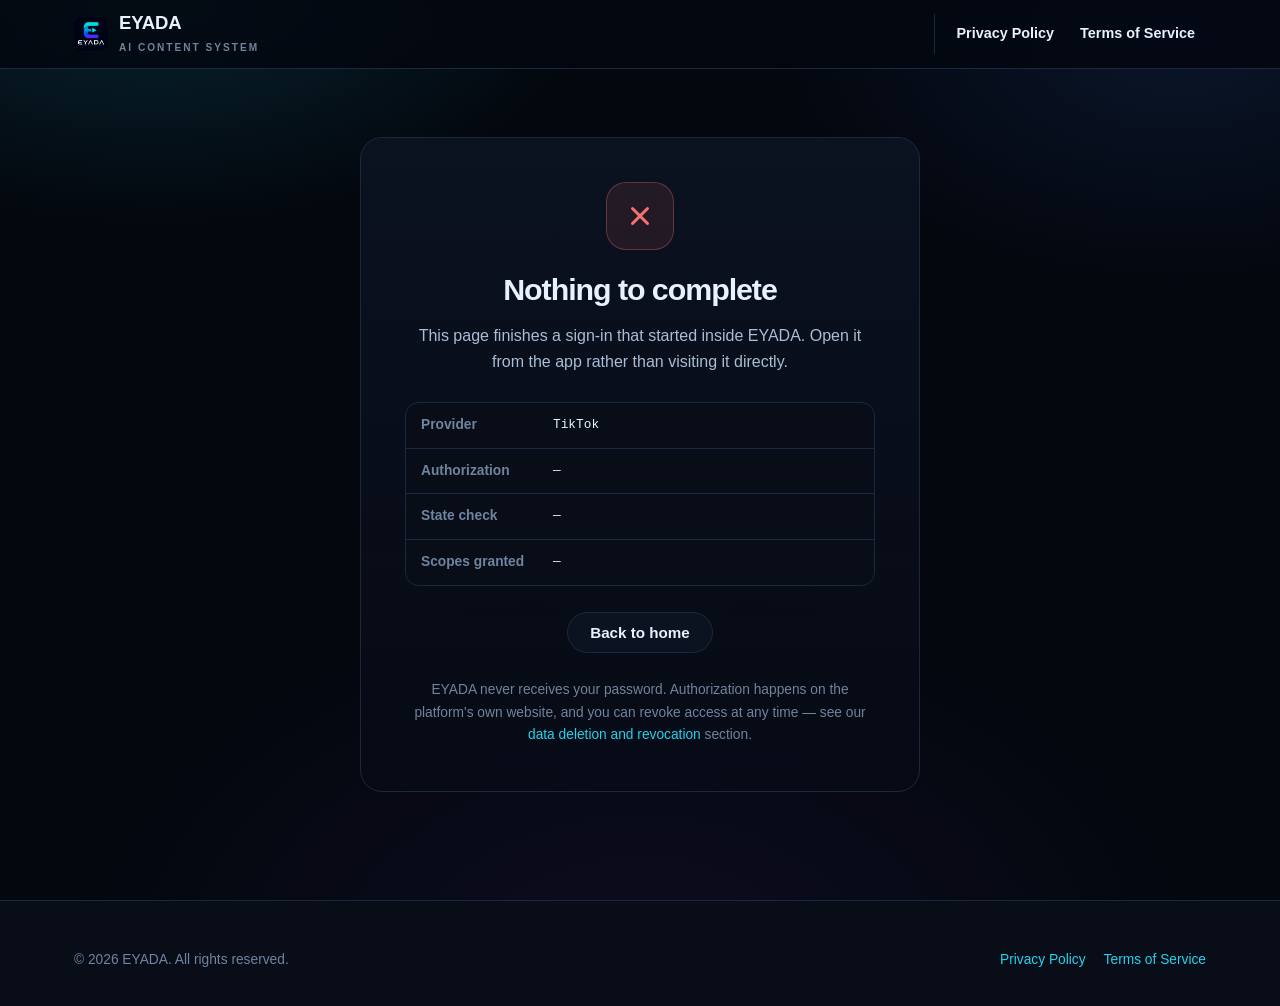
<file: callback.html>
<!DOCTYPE html>
<html lang="en">
<head>
<meta charset="utf-8">
<meta name="viewport" content="width=device-width, initial-scale=1">
<title>Completing sign-in — EYADA</title>
<meta name="description" content="EYADA OAuth redirect endpoint. Completes the authorization handshake after you approve access on the platform's own website.">
<meta name="robots" content="noindex">

<link rel="icon" type="image/png" href="assets/eyada-app-icon.png">
<link rel="apple-touch-icon" href="assets/eyada-app-icon.png">
<link rel="manifest" href="site.webmanifest">
<meta name="theme-color" content="#04070e">

<link rel="stylesheet" href="assets/styles.css">
</head>
<body>

<a class="skip-link" href="#main">Skip to content</a>

<header class="site-header">
  <div class="wrap header-inner">
    <a class="brand" href="index.html" aria-label="EYADA home">
      <img src="assets/eyada-app-icon.png" alt="" width="34" height="34" decoding="async">
      <span>
        <span class="brand-name">EYADA</span>
        <span class="brand-sub">AI Content System</span>
      </span>
    </a>

    <nav class="nav" aria-label="Main">
      <span class="nav-legal">
        <a href="privacy.html">Privacy Policy</a>
        <a href="terms.html">Terms of Service</a>
      </span>
    </nav>
  </div>
</header>

<main id="main">
  <div class="wrap center-stage">
    <div class="status-card" id="card">

      <div class="status-icon" id="icon"><div class="spinner" role="status" aria-label="Working"></div></div>

      <h1 id="headline" style="font-size:clamp(1.4rem,3vw,1.9rem)">Completing sign-in…</h1>
      <p id="message">
        We are exchanging the authorization code for a secure access token. This normally takes a
        couple of seconds — please do not close this tab.
      </p>

      <div class="kv" id="details" hidden>
        <div><span class="k">Provider</span><span class="v" id="d-provider">TikTok</span></div>
        <div><span class="k">Authorization</span><span class="v" id="d-code">—</span></div>
        <div><span class="k">State check</span><span class="v" id="d-state">—</span></div>
        <div><span class="k">Scopes granted</span><span class="v" id="d-scopes">—</span></div>
      </div>

      <div id="actions" style="display:flex;gap:10px;justify-content:center;flex-wrap:wrap;margin-top:26px" hidden>
        <a class="btn btn-primary" href="console.html" id="continue">Continue to EYADA</a>
        <a class="btn btn-ghost" href="index.html">Back to home</a>
      </div>

      <p class="small muted" style="margin-top:26px;margin-bottom:0">
        EYADA never receives your password. Authorization happens on the platform's own website, and
        you can revoke access at any time — see our <a href="privacy.html#deletion">data deletion
        and revocation</a> section.
      </p>
    </div>
  </div>
</main>

<footer class="site-footer">
  <div class="wrap">
    <div class="footer-bottom" style="border-top:0;padding-top:0">
      <span>&copy; <span data-year>2026</span> EYADA. All rights reserved.</span>
      <nav aria-label="Legal">
        <a href="privacy.html">Privacy Policy</a>
        <a href="terms.html">Terms of Service</a>
      </nav>
    </div>
  </div>
</footer>

<script src="assets/config.js"></script>
<script src="assets/app.js" defer></script>
<script>
/* OAuth redirect handler.
   The authorization code is never exchanged in the browser: it is handed to the
   EYADA backend over HTTPS, which holds the client secret. This page only
   validates the anti-forgery state value and reports the outcome. */
(function () {
  "use strict";

  var params   = new URLSearchParams(window.location.search);
  var code     = params.get("code");
  var state    = params.get("state");
  var scopes   = params.get("scopes") || params.get("scope");
  var error    = params.get("error") || params.get("errCode");
  var errorMsg = params.get("error_description") || params.get("errMsg");

  var icon     = document.getElementById("icon");
  var headline = document.getElementById("headline");
  var message  = document.getElementById("message");
  var details  = document.getElementById("details");
  var actions  = document.getElementById("actions");

  var ICON_OK = '<svg viewBox="0 0 24 24" fill="none" stroke="currentColor" stroke-width="2.4">' +
                '<path d="M20 6L9 17l-5-5" stroke-linecap="round" stroke-linejoin="round"/></svg>';
  var ICON_NO = '<svg viewBox="0 0 24 24" fill="none" stroke="currentColor" stroke-width="2.4">' +
                '<path d="M18 6L6 18M6 6l12 12" stroke-linecap="round"/></svg>';

  function mask(value) {
    if (!value) return "—";
    if (value.length <= 12) return value;
    return value.slice(0, 6) + "…" + value.slice(-4);
  }

  function fail(title, text) {
    icon.innerHTML = ICON_NO;
    icon.style.color = "#f87171";
    icon.style.background = "rgba(248,113,113,.1)";
    icon.style.borderColor = "rgba(248,113,113,.3)";
    headline.textContent = title;
    message.textContent = text;
    actions.hidden = false;
    document.getElementById("continue").remove();
  }

  function succeed() {
    icon.innerHTML = ICON_OK;
    headline.textContent = "TikTok account connected";
    message.textContent =
      "Authorization succeeded. You can now send approved videos to your TikTok account as a draft, " +
      "and read your own performance data.";

    document.getElementById("d-code").textContent  = mask(code);
    document.getElementById("d-state").textContent = stateOk ? "verified" : "not verified";
    document.getElementById("d-scopes").textContent = scopes ? scopes.replace(/,/g, ", ") : "as granted on TikTok";
    details.hidden = false;
    actions.hidden = false;
  }

  /* The platform returned an explicit error, e.g. the user pressed Cancel. */
  if (error) {
    fail("Authorization was not completed",
         errorMsg || "You cancelled the request, or the platform declined it. Nothing was connected " +
                     "and no data was shared. You can try again at any time.");
    return;
  }

  if (!code) {
    fail("Nothing to complete",
         "This page finishes a sign-in that started inside EYADA. Open it from the app rather than " +
         "visiting it directly.");
    return;
  }

  /* Anti-forgery check: the value we generated before redirecting must come back unchanged. */
  var expected = null;
  try { expected = window.sessionStorage.getItem("eyada_oauth_state"); } catch (e) { expected = null; }
  var stateOk = !expected || (state && state === expected);

  if (!stateOk) {
    fail("Security check failed",
         "The state value returned by the platform does not match the one this browser generated. " +
         "The request was rejected and no token was stored. Please start the connection again.");
    return;
  }

  try { window.sessionStorage.removeItem("eyada_oauth_state"); } catch (e) {}

  /* Hand the code to the backend for the server-side token exchange.
     EYADA_API_BASE is injected by the app shell; when it is absent (static
     preview of this page) we simply report the successful handshake. */
  var api = window.EYADA_API_BASE;
  if (!api) { setTimeout(succeed, 900); return; }

  fetch(api + "/auth/tiktok/exchange", {
    method: "POST",
    headers: { "Content-Type": "application/json" },
    body: JSON.stringify({
      code: code,
      state: state,
      redirect_uri: (window.EYADA_CONFIG || {}).REDIRECT_URI
    })
  })
    .then(function (r) { return r.ok ? r.json() : Promise.reject(r); })
    .then(function (data) {
      /* The session token authenticates later calls; the TikTok access token
         itself stays on the server and is never exposed to the browser. */
      if (data && data.session_token) {
        try { window.localStorage.setItem("eyada_session", data.session_token); } catch (e) {}
      }
      if (data && data.scopes) scopes = data.scopes;
      succeed();
    })
    .catch(function () {
      fail("We could not finish the connection",
           "The authorization code could not be exchanged. No token was stored. Please try " +
           "connecting again, or contact support if it keeps happening.");
    });
})();
</script>
</body>
</html>
</file>
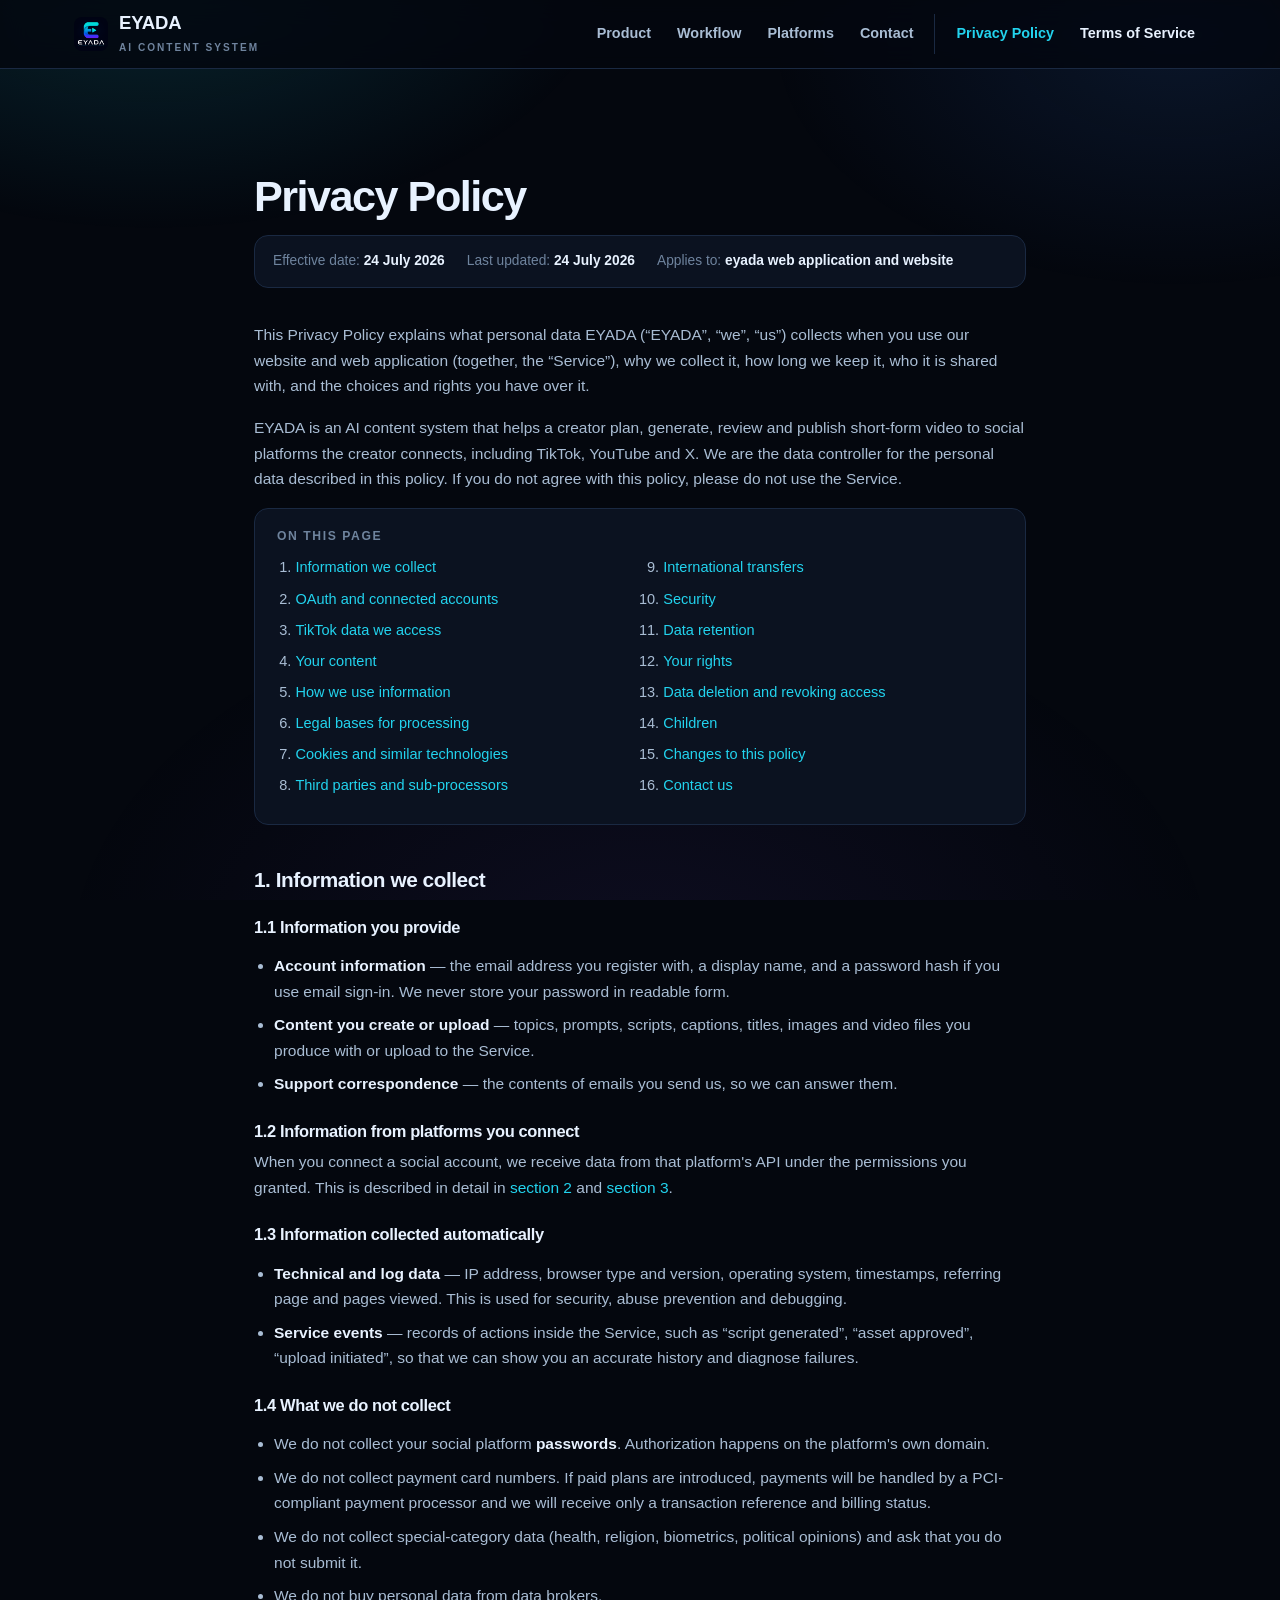
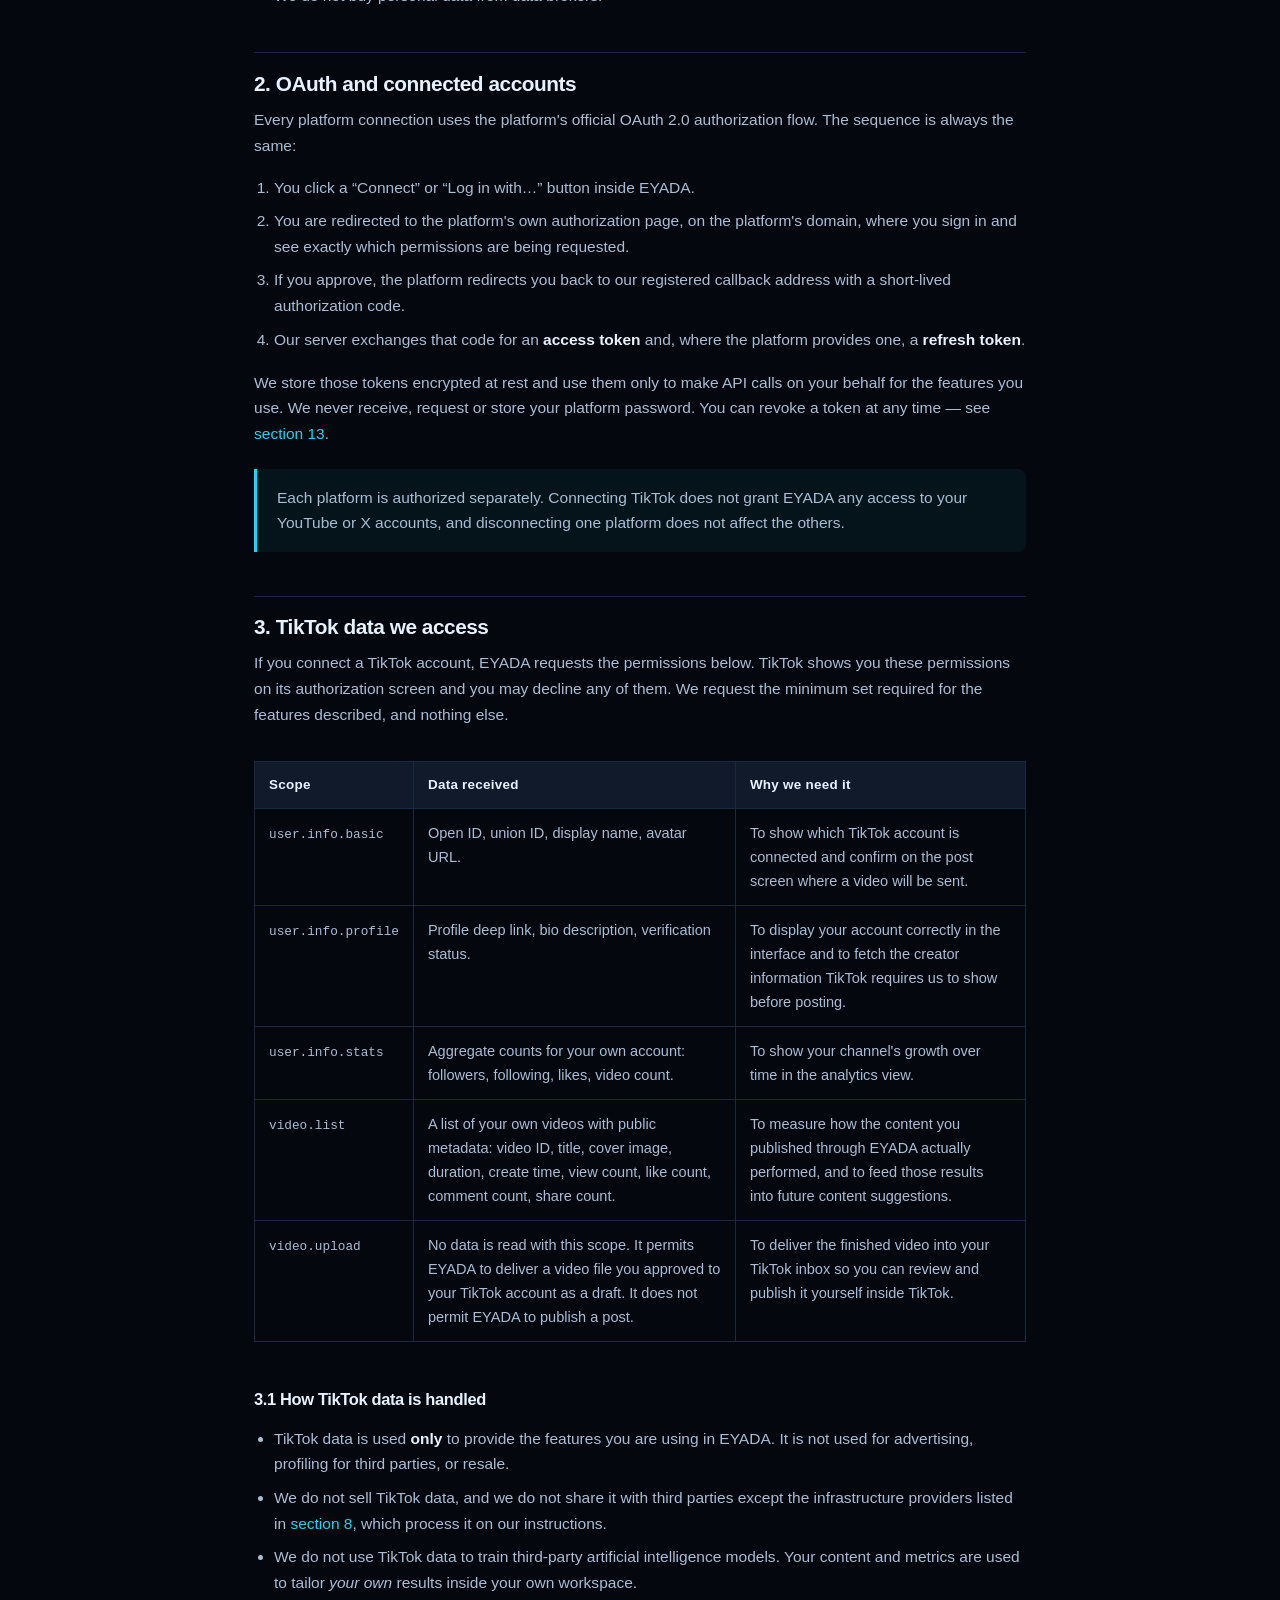
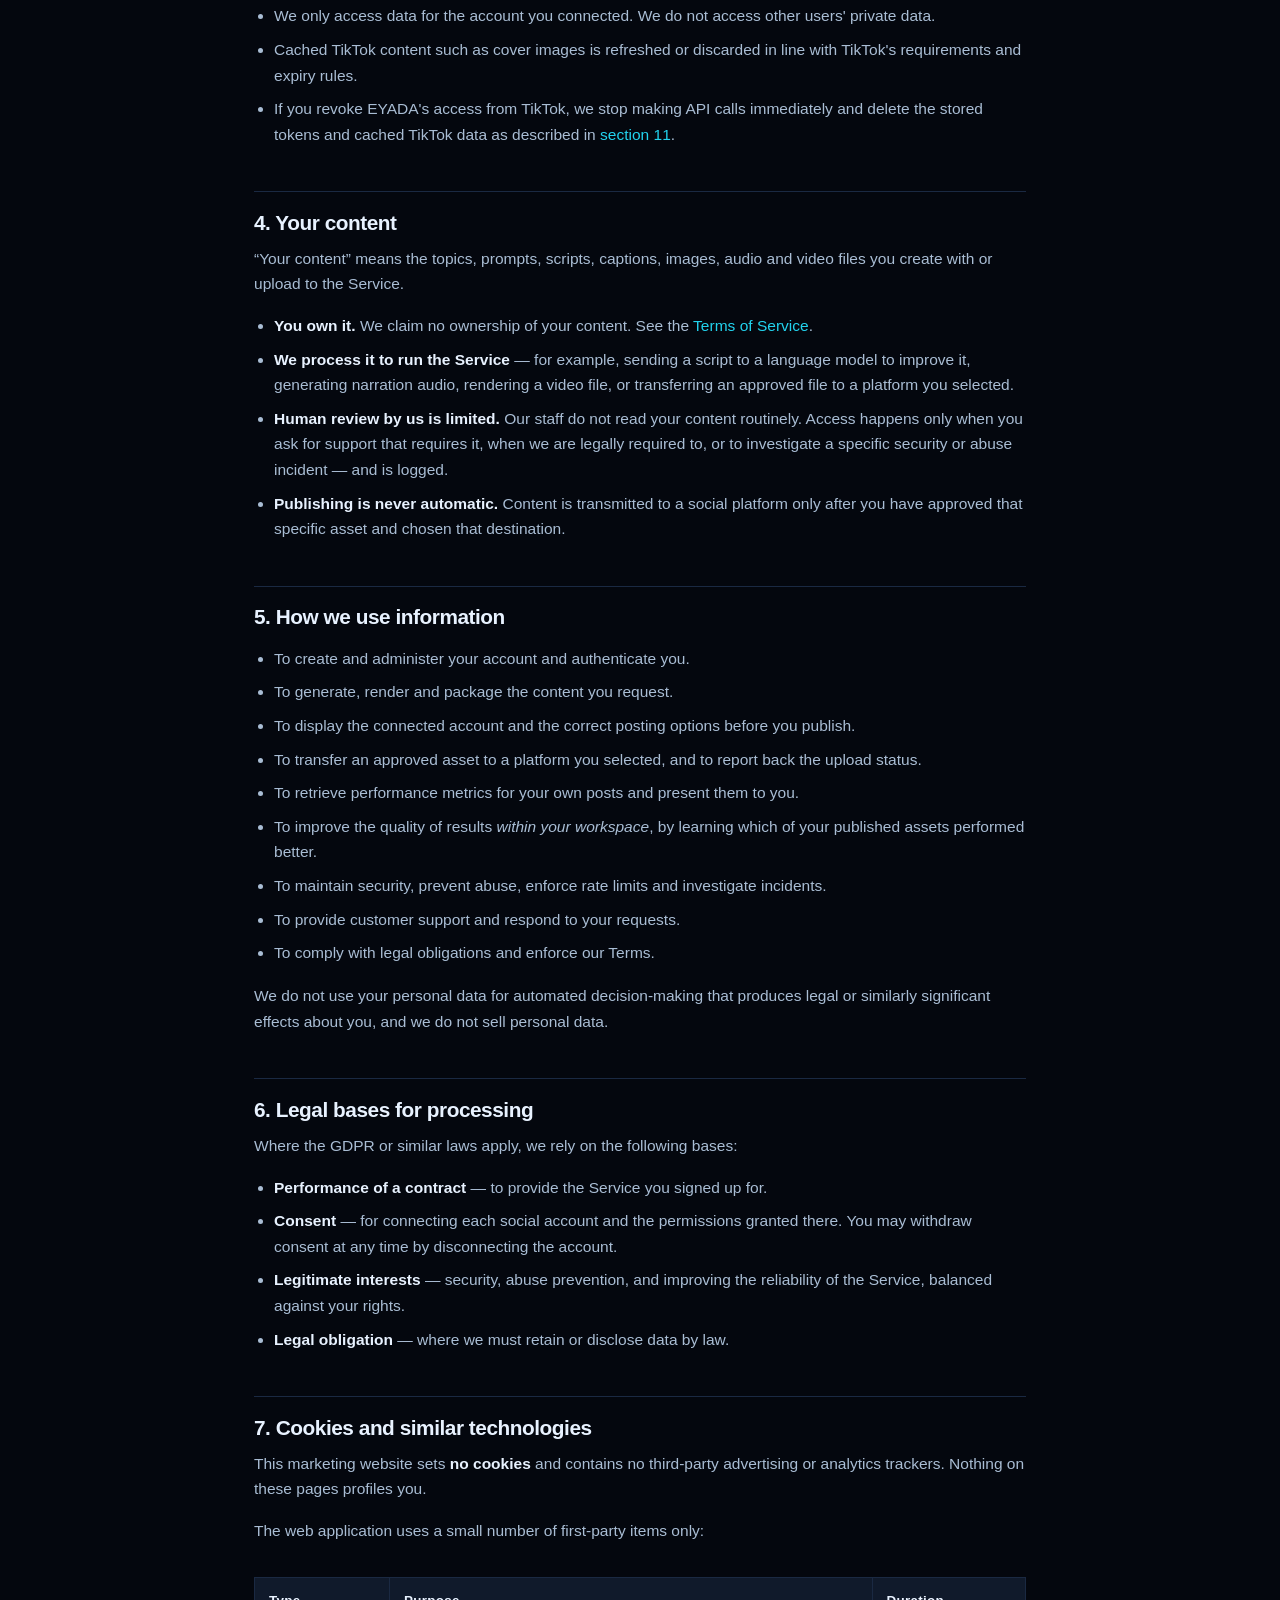
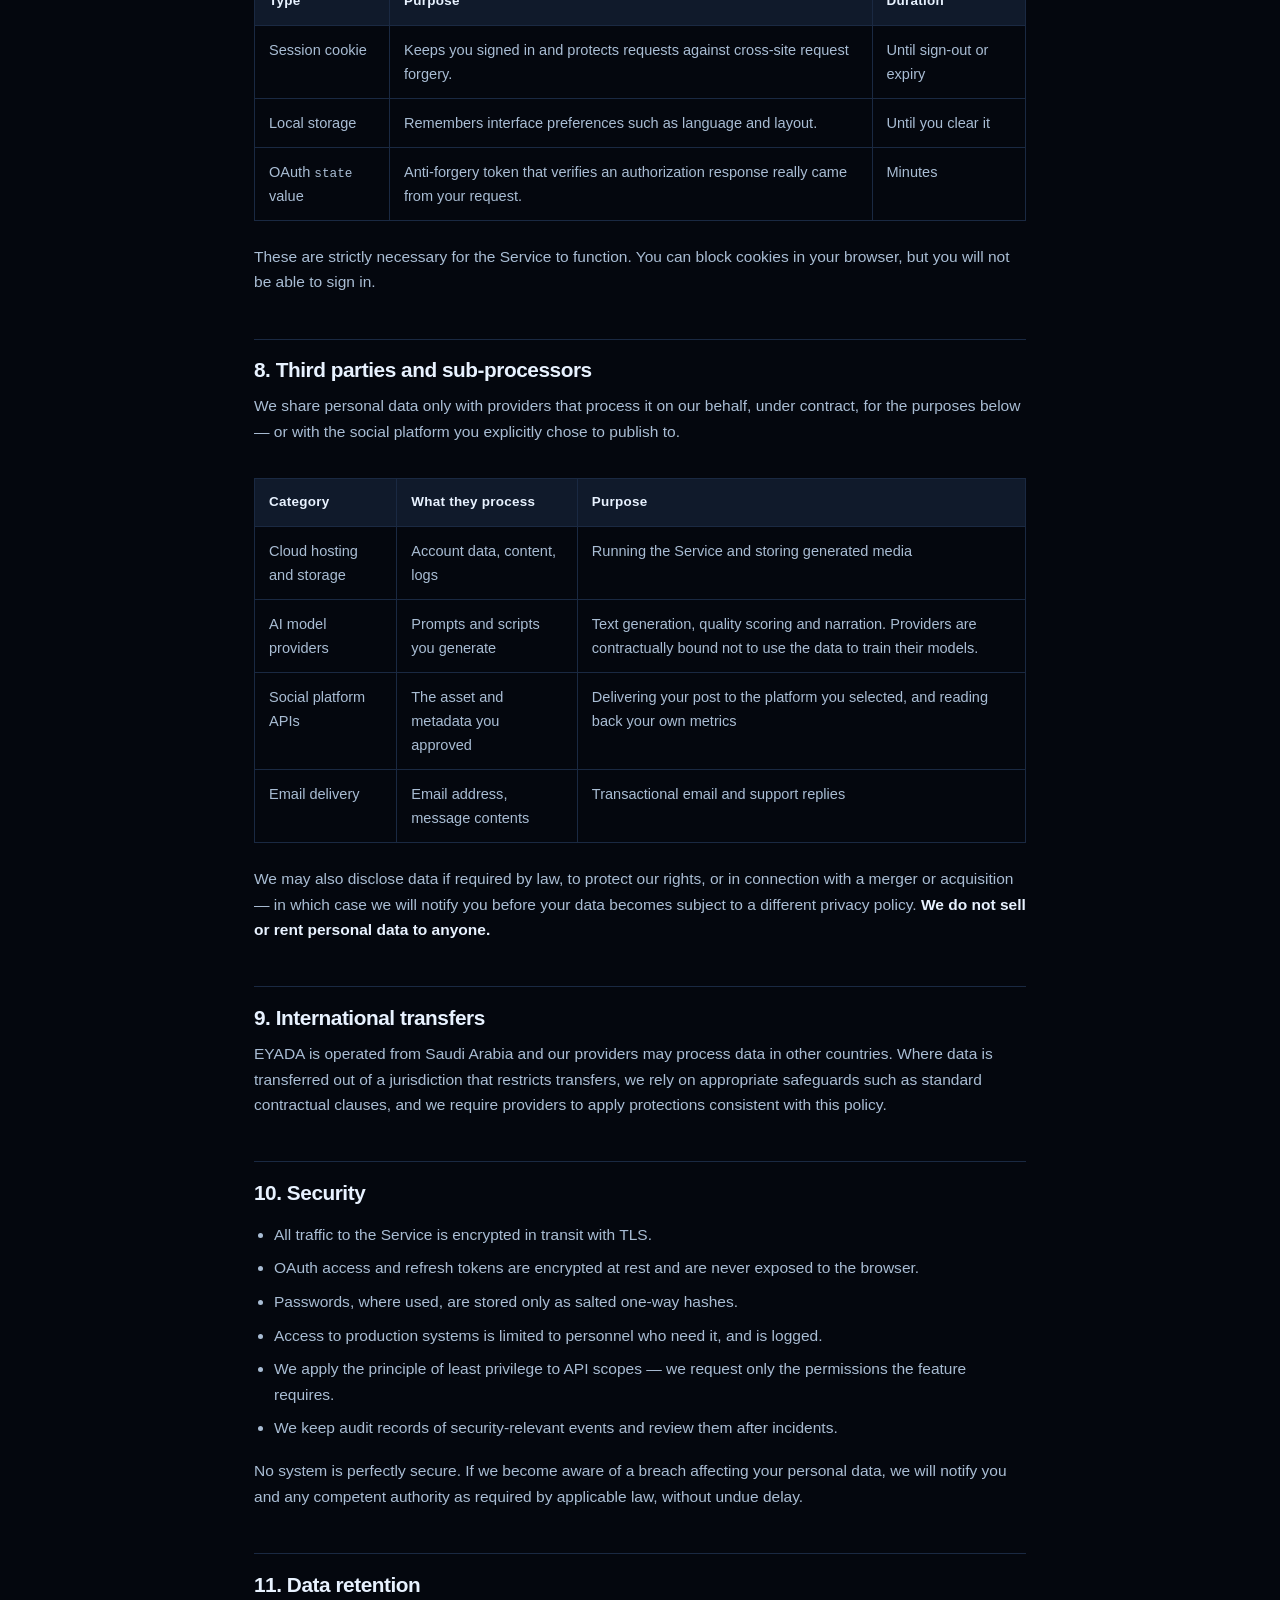
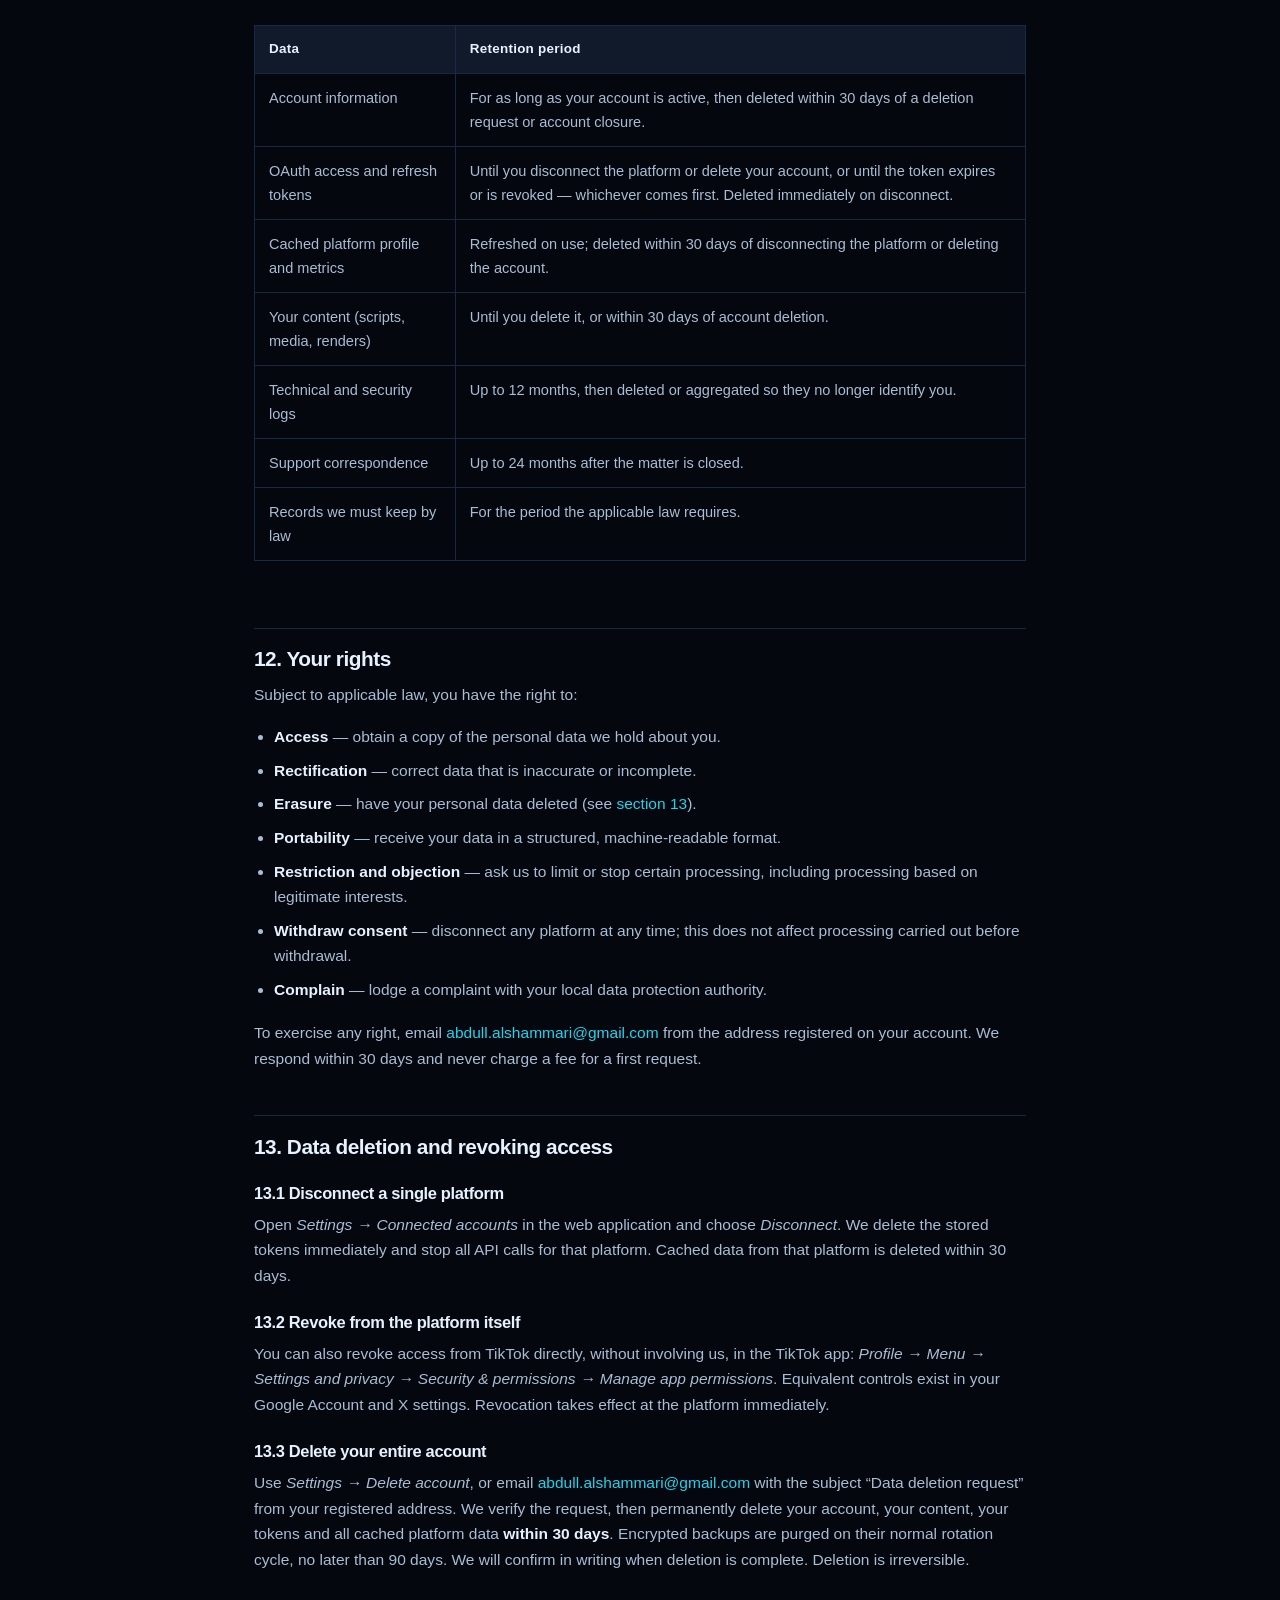
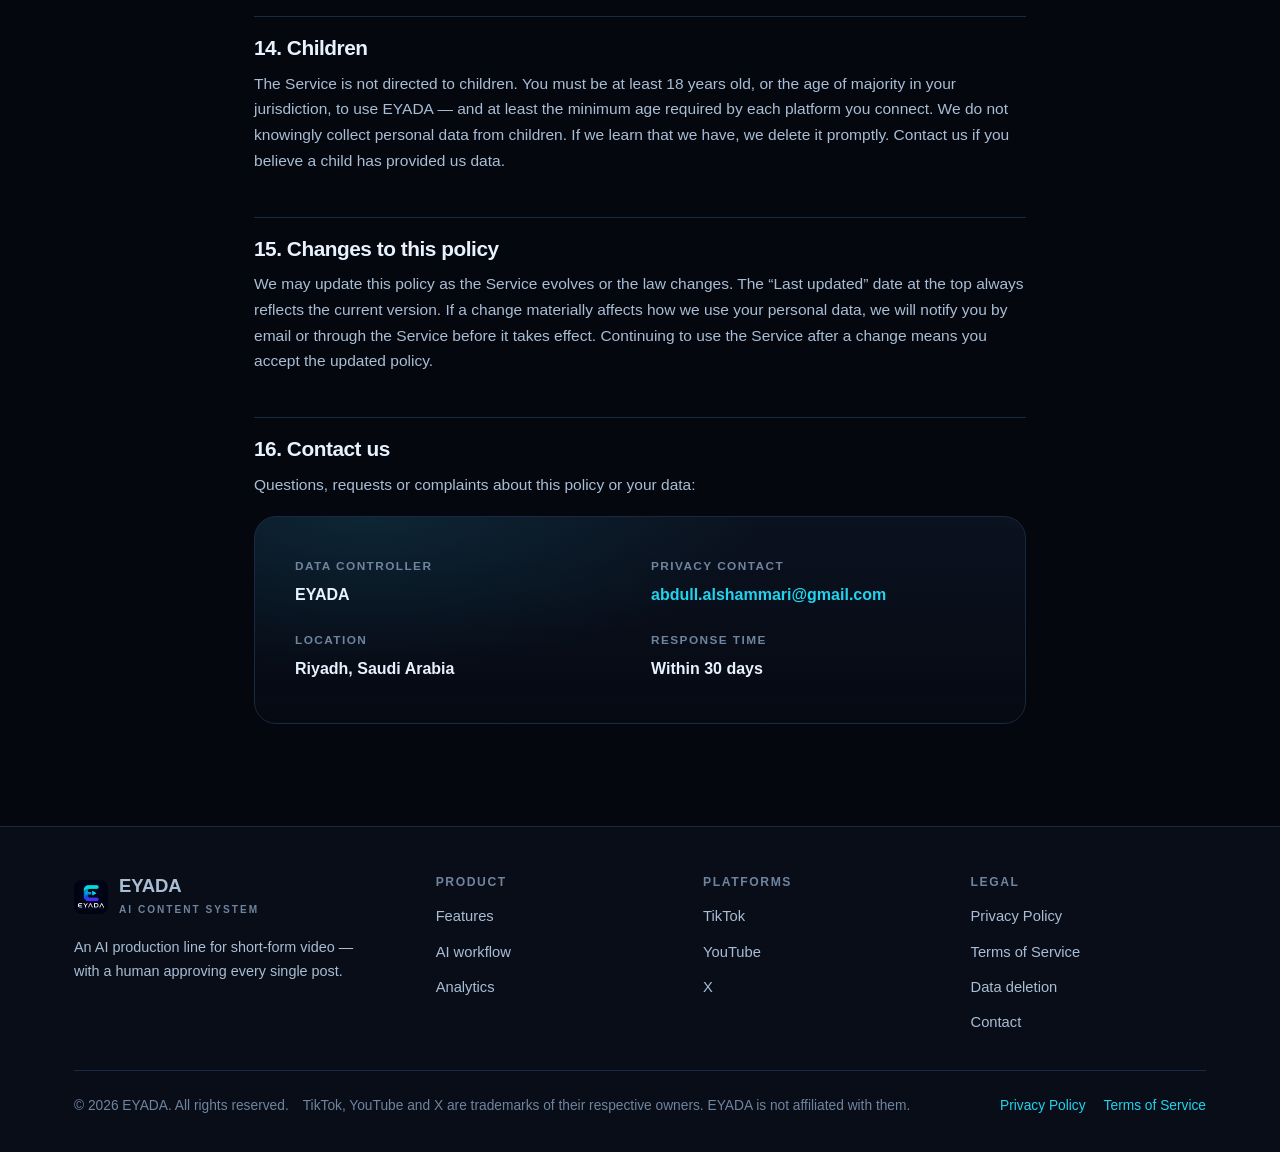
<file: privacy.html>
<!DOCTYPE html>
<html lang="en">
<head>
<meta charset="utf-8">
<meta name="viewport" content="width=device-width, initial-scale=1">
<title>Privacy Policy — EYADA</title>
<meta name="description" content="How EYADA collects, uses, stores, shares and deletes personal data, including data obtained from TikTok, YouTube and X through OAuth authorization.">
<link rel="canonical" href="./privacy.html">

<link rel="icon" type="image/png" href="assets/eyada-app-icon.png">
<link rel="apple-touch-icon" href="assets/eyada-app-icon.png">
<link rel="manifest" href="site.webmanifest">
<meta name="theme-color" content="#04070e">
<meta property="og:title" content="Privacy Policy — EYADA">
<meta property="og:description" content="How EYADA collects, uses, stores, shares and deletes personal data.">
<meta property="og:image" content="assets/og-image.png">

<link rel="stylesheet" href="assets/styles.css">
</head>
<body>

<a class="skip-link" href="#main">Skip to content</a>

<header class="site-header">
  <div class="wrap header-inner">
    <a class="brand" href="index.html" aria-label="EYADA home">
      <img src="assets/eyada-app-icon.png" alt="" width="34" height="34" decoding="async">
      <span>
        <span class="brand-name">EYADA</span>
        <span class="brand-sub">AI Content System</span>
      </span>
    </a>

    <nav class="nav" aria-label="Main">
      <span class="nav-main" style="display:contents">
        <a href="index.html#features">Product</a>
        <a href="index.html#workflow">Workflow</a>
        <a href="index.html#platforms">Platforms</a>
        <a href="index.html#contact">Contact</a>
      </span>
      <span class="nav-legal">
        <a href="privacy.html" class="is-active" aria-current="page">Privacy Policy</a>
        <a href="terms.html">Terms of Service</a>
      </span>
    </nav>
  </div>
</header>

<main id="main" class="section">
  <div class="wrap legal">

    <h1>Privacy Policy</h1>
    <div class="legal-meta">
      <span>Effective date: <b>24 July 2026</b></span>
      <span>Last updated: <b>24 July 2026</b></span>
      <span>Applies to: <b>eyada web application and website</b></span>
    </div>

    <p>
      This Privacy Policy explains what personal data EYADA (“EYADA”, “we”, “us”) collects when you
      use our website and web application (together, the “Service”), why we collect it, how long we
      keep it, who it is shared with, and the choices and rights you have over it.
    </p>
    <p>
      EYADA is an AI content system that helps a creator plan, generate, review and publish
      short-form video to social platforms the creator connects, including TikTok, YouTube and X.
      We are the data controller for the personal data described in this policy. If you do not agree
      with this policy, please do not use the Service.
    </p>

    <nav class="toc" aria-label="Table of contents">
      <h2>On this page</h2>
      <ol>
        <li><a href="#collect">Information we collect</a></li>
        <li><a href="#oauth">OAuth and connected accounts</a></li>
        <li><a href="#tiktok-data">TikTok data we access</a></li>
        <li><a href="#content">Your content</a></li>
        <li><a href="#use">How we use information</a></li>
        <li><a href="#legal-basis">Legal bases for processing</a></li>
        <li><a href="#cookies">Cookies and similar technologies</a></li>
        <li><a href="#third-parties">Third parties and sub-processors</a></li>
        <li><a href="#transfers">International transfers</a></li>
        <li><a href="#security">Security</a></li>
        <li><a href="#retention">Data retention</a></li>
        <li><a href="#rights">Your rights</a></li>
        <li><a href="#deletion">Data deletion and revoking access</a></li>
        <li><a href="#children">Children</a></li>
        <li><a href="#changes">Changes to this policy</a></li>
        <li><a href="#contact">Contact us</a></li>
      </ol>
    </nav>

    <!-- 1 -->
    <h2 id="collect">1. Information we collect</h2>

    <h3>1.1 Information you provide</h3>
    <ul>
      <li><strong>Account information</strong> — the email address you register with, a display name, and a password hash if you use email sign-in. We never store your password in readable form.</li>
      <li><strong>Content you create or upload</strong> — topics, prompts, scripts, captions, titles, images and video files you produce with or upload to the Service.</li>
      <li><strong>Support correspondence</strong> — the contents of emails you send us, so we can answer them.</li>
    </ul>

    <h3>1.2 Information from platforms you connect</h3>
    <p>
      When you connect a social account, we receive data from that platform's API under the
      permissions you granted. This is described in detail in
      <a href="#oauth">section 2</a> and <a href="#tiktok-data">section 3</a>.
    </p>

    <h3>1.3 Information collected automatically</h3>
    <ul>
      <li><strong>Technical and log data</strong> — IP address, browser type and version, operating system, timestamps, referring page and pages viewed. This is used for security, abuse prevention and debugging.</li>
      <li><strong>Service events</strong> — records of actions inside the Service, such as “script generated”, “asset approved”, “upload initiated”, so that we can show you an accurate history and diagnose failures.</li>
    </ul>

    <h3>1.4 What we do not collect</h3>
    <ul>
      <li>We do not collect your social platform <strong>passwords</strong>. Authorization happens on the platform's own domain.</li>
      <li>We do not collect payment card numbers. If paid plans are introduced, payments will be handled by a PCI-compliant payment processor and we will receive only a transaction reference and billing status.</li>
      <li>We do not collect special-category data (health, religion, biometrics, political opinions) and ask that you do not submit it.</li>
      <li>We do not buy personal data from data brokers.</li>
    </ul>

    <!-- 2 -->
    <h2 id="oauth">2. OAuth and connected accounts</h2>
    <p>
      Every platform connection uses the platform's official OAuth 2.0 authorization flow. The
      sequence is always the same:
    </p>
    <ol>
      <li>You click a “Connect” or “Log in with…” button inside EYADA.</li>
      <li>You are redirected to the platform's own authorization page, on the platform's domain, where you sign in and see exactly which permissions are being requested.</li>
      <li>If you approve, the platform redirects you back to our registered callback address with a short-lived authorization code.</li>
      <li>Our server exchanges that code for an <strong>access token</strong> and, where the platform provides one, a <strong>refresh token</strong>.</li>
    </ol>
    <p>
      We store those tokens encrypted at rest and use them only to make API calls on your behalf
      for the features you use. We never receive, request or store your platform password. You can
      revoke a token at any time — see <a href="#deletion">section 13</a>.
    </p>
    <div class="callout">
      <p class="mb0">
        Each platform is authorized separately. Connecting TikTok does not grant EYADA any access
        to your YouTube or X accounts, and disconnecting one platform does not affect the others.
      </p>
    </div>

    <!-- 3 -->
    <h2 id="tiktok-data">3. TikTok data we access</h2>
    <p>
      If you connect a TikTok account, EYADA requests the permissions below. TikTok shows you these
      permissions on its authorization screen and you may decline any of them. We request the
      minimum set required for the features described, and nothing else.
    </p>

    <div class="table-scroll">
      <table class="data-table">
        <thead>
          <tr><th scope="col">Scope</th><th scope="col">Data received</th><th scope="col">Why we need it</th></tr>
        </thead>
        <tbody>
          <tr>
            <td><code>user.info.basic</code></td>
            <td>Open ID, union ID, display name, avatar URL.</td>
            <td>To show which TikTok account is connected and confirm on the post screen where a video will be sent.</td>
          </tr>
          <tr>
            <td><code>user.info.profile</code></td>
            <td>Profile deep link, bio description, verification status.</td>
            <td>To display your account correctly in the interface and to fetch the creator information TikTok requires us to show before posting.</td>
          </tr>
          <tr>
            <td><code>user.info.stats</code></td>
            <td>Aggregate counts for your own account: followers, following, likes, video count.</td>
            <td>To show your channel's growth over time in the analytics view.</td>
          </tr>
          <tr>
            <td><code>video.list</code></td>
            <td>A list of your own videos with public metadata: video ID, title, cover image, duration, create time, view count, like count, comment count, share count.</td>
            <td>To measure how the content you published through EYADA actually performed, and to feed those results into future content suggestions.</td>
          </tr>
          <tr>
            <td><code>video.upload</code></td>
            <td>No data is read with this scope. It permits EYADA to deliver a video file you approved to your TikTok account as a draft. It does not permit EYADA to publish a post.</td>
            <td>To deliver the finished video into your TikTok inbox so you can review and publish it yourself inside TikTok.</td>
          </tr>
        </tbody>
      </table>
    </div>

    <h3>3.1 How TikTok data is handled</h3>
    <ul>
      <li>TikTok data is used <strong>only</strong> to provide the features you are using in EYADA. It is not used for advertising, profiling for third parties, or resale.</li>
      <li>We do not sell TikTok data, and we do not share it with third parties except the infrastructure providers listed in <a href="#third-parties">section 8</a>, which process it on our instructions.</li>
      <li>We do not use TikTok data to train third-party artificial intelligence models. Your content and metrics are used to tailor <em>your own</em> results inside your own workspace.</li>
      <li>We only access data for the account you connected. We do not access other users' private data.</li>
      <li>Cached TikTok content such as cover images is refreshed or discarded in line with TikTok's requirements and expiry rules.</li>
      <li>If you revoke EYADA's access from TikTok, we stop making API calls immediately and delete the stored tokens and cached TikTok data as described in <a href="#retention">section 11</a>.</li>
    </ul>

    <!-- 4 -->
    <h2 id="content">4. Your content</h2>
    <p>
      “Your content” means the topics, prompts, scripts, captions, images, audio and video files you
      create with or upload to the Service.
    </p>
    <ul>
      <li><strong>You own it.</strong> We claim no ownership of your content. See the <a href="terms.html#ip">Terms of Service</a>.</li>
      <li><strong>We process it to run the Service</strong> — for example, sending a script to a language model to improve it, generating narration audio, rendering a video file, or transferring an approved file to a platform you selected.</li>
      <li><strong>Human review by us is limited.</strong> Our staff do not read your content routinely. Access happens only when you ask for support that requires it, when we are legally required to, or to investigate a specific security or abuse incident — and is logged.</li>
      <li><strong>Publishing is never automatic.</strong> Content is transmitted to a social platform only after you have approved that specific asset and chosen that destination.</li>
    </ul>

    <!-- 5 -->
    <h2 id="use">5. How we use information</h2>
    <ul>
      <li>To create and administer your account and authenticate you.</li>
      <li>To generate, render and package the content you request.</li>
      <li>To display the connected account and the correct posting options before you publish.</li>
      <li>To transfer an approved asset to a platform you selected, and to report back the upload status.</li>
      <li>To retrieve performance metrics for your own posts and present them to you.</li>
      <li>To improve the quality of results <em>within your workspace</em>, by learning which of your published assets performed better.</li>
      <li>To maintain security, prevent abuse, enforce rate limits and investigate incidents.</li>
      <li>To provide customer support and respond to your requests.</li>
      <li>To comply with legal obligations and enforce our Terms.</li>
    </ul>
    <p>
      We do not use your personal data for automated decision-making that produces legal or
      similarly significant effects about you, and we do not sell personal data.
    </p>

    <!-- 6 -->
    <h2 id="legal-basis">6. Legal bases for processing</h2>
    <p>Where the GDPR or similar laws apply, we rely on the following bases:</p>
    <ul>
      <li><strong>Performance of a contract</strong> — to provide the Service you signed up for.</li>
      <li><strong>Consent</strong> — for connecting each social account and the permissions granted there. You may withdraw consent at any time by disconnecting the account.</li>
      <li><strong>Legitimate interests</strong> — security, abuse prevention, and improving the reliability of the Service, balanced against your rights.</li>
      <li><strong>Legal obligation</strong> — where we must retain or disclose data by law.</li>
    </ul>

    <!-- 7 -->
    <h2 id="cookies">7. Cookies and similar technologies</h2>
    <p>
      This marketing website sets <strong>no cookies</strong> and contains no third-party
      advertising or analytics trackers. Nothing on these pages profiles you.
    </p>
    <p>The web application uses a small number of first-party items only:</p>
    <div class="table-scroll">
      <table class="data-table">
        <thead><tr><th scope="col">Type</th><th scope="col">Purpose</th><th scope="col">Duration</th></tr></thead>
        <tbody>
          <tr><td>Session cookie</td><td>Keeps you signed in and protects requests against cross-site request forgery.</td><td>Until sign-out or expiry</td></tr>
          <tr><td>Local storage</td><td>Remembers interface preferences such as language and layout.</td><td>Until you clear it</td></tr>
          <tr><td>OAuth <code>state</code> value</td><td>Anti-forgery token that verifies an authorization response really came from your request.</td><td>Minutes</td></tr>
        </tbody>
      </table>
    </div>
    <p>
      These are strictly necessary for the Service to function. You can block cookies in your
      browser, but you will not be able to sign in.
    </p>

    <!-- 8 -->
    <h2 id="third-parties">8. Third parties and sub-processors</h2>
    <p>
      We share personal data only with providers that process it on our behalf, under contract, for
      the purposes below — or with the social platform you explicitly chose to publish to.
    </p>
    <div class="table-scroll">
      <table class="data-table">
        <thead><tr><th scope="col">Category</th><th scope="col">What they process</th><th scope="col">Purpose</th></tr></thead>
        <tbody>
          <tr><td>Cloud hosting and storage</td><td>Account data, content, logs</td><td>Running the Service and storing generated media</td></tr>
          <tr><td>AI model providers</td><td>Prompts and scripts you generate</td><td>Text generation, quality scoring and narration. Providers are contractually bound not to use the data to train their models.</td></tr>
          <tr><td>Social platform APIs</td><td>The asset and metadata you approved</td><td>Delivering your post to the platform you selected, and reading back your own metrics</td></tr>
          <tr><td>Email delivery</td><td>Email address, message contents</td><td>Transactional email and support replies</td></tr>
        </tbody>
      </table>
    </div>
    <p>
      We may also disclose data if required by law, to protect our rights, or in connection with a
      merger or acquisition — in which case we will notify you before your data becomes subject to
      a different privacy policy. <strong>We do not sell or rent personal data to anyone.</strong>
    </p>

    <!-- 9 -->
    <h2 id="transfers">9. International transfers</h2>
    <p>
      EYADA is operated from Saudi Arabia and our providers may process data in other countries.
      Where data is transferred out of a jurisdiction that restricts transfers, we rely on
      appropriate safeguards such as standard contractual clauses, and we require providers to
      apply protections consistent with this policy.
    </p>

    <!-- 10 -->
    <h2 id="security">10. Security</h2>
    <ul>
      <li>All traffic to the Service is encrypted in transit with TLS.</li>
      <li>OAuth access and refresh tokens are encrypted at rest and are never exposed to the browser.</li>
      <li>Passwords, where used, are stored only as salted one-way hashes.</li>
      <li>Access to production systems is limited to personnel who need it, and is logged.</li>
      <li>We apply the principle of least privilege to API scopes — we request only the permissions the feature requires.</li>
      <li>We keep audit records of security-relevant events and review them after incidents.</li>
    </ul>
    <p>
      No system is perfectly secure. If we become aware of a breach affecting your personal data,
      we will notify you and any competent authority as required by applicable law, without undue
      delay.
    </p>

    <!-- 11 -->
    <h2 id="retention">11. Data retention</h2>
    <div class="table-scroll">
      <table class="data-table">
        <thead><tr><th scope="col">Data</th><th scope="col">Retention period</th></tr></thead>
        <tbody>
          <tr><td>Account information</td><td>For as long as your account is active, then deleted within 30 days of a deletion request or account closure.</td></tr>
          <tr><td>OAuth access and refresh tokens</td><td>Until you disconnect the platform or delete your account, or until the token expires or is revoked — whichever comes first. Deleted immediately on disconnect.</td></tr>
          <tr><td>Cached platform profile and metrics</td><td>Refreshed on use; deleted within 30 days of disconnecting the platform or deleting the account.</td></tr>
          <tr><td>Your content (scripts, media, renders)</td><td>Until you delete it, or within 30 days of account deletion.</td></tr>
          <tr><td>Technical and security logs</td><td>Up to 12 months, then deleted or aggregated so they no longer identify you.</td></tr>
          <tr><td>Support correspondence</td><td>Up to 24 months after the matter is closed.</td></tr>
          <tr><td>Records we must keep by law</td><td>For the period the applicable law requires.</td></tr>
        </tbody>
      </table>
    </div>

    <!-- 12 -->
    <h2 id="rights">12. Your rights</h2>
    <p>Subject to applicable law, you have the right to:</p>
    <ul>
      <li><strong>Access</strong> — obtain a copy of the personal data we hold about you.</li>
      <li><strong>Rectification</strong> — correct data that is inaccurate or incomplete.</li>
      <li><strong>Erasure</strong> — have your personal data deleted (see <a href="#deletion">section 13</a>).</li>
      <li><strong>Portability</strong> — receive your data in a structured, machine-readable format.</li>
      <li><strong>Restriction and objection</strong> — ask us to limit or stop certain processing, including processing based on legitimate interests.</li>
      <li><strong>Withdraw consent</strong> — disconnect any platform at any time; this does not affect processing carried out before withdrawal.</li>
      <li><strong>Complain</strong> — lodge a complaint with your local data protection authority.</li>
    </ul>
    <p>
      To exercise any right, email
      <a href="mailto:abdull.alshammari@gmail.com">abdull.alshammari@gmail.com</a> from the address
      registered on your account. We respond within 30 days and never charge a fee for a first
      request.
    </p>

    <!-- 13 -->
    <h2 id="deletion">13. Data deletion and revoking access</h2>

    <h3>13.1 Disconnect a single platform</h3>
    <p>
      Open <em>Settings → Connected accounts</em> in the web application and choose
      <em>Disconnect</em>. We delete the stored tokens immediately and stop all API calls for that
      platform. Cached data from that platform is deleted within 30 days.
    </p>

    <h3>13.2 Revoke from the platform itself</h3>
    <p>
      You can also revoke access from TikTok directly, without involving us, in the TikTok app:
      <em>Profile → Menu → Settings and privacy → Security &amp; permissions → Manage app
      permissions</em>. Equivalent controls exist in your Google Account and X settings. Revocation
      takes effect at the platform immediately.
    </p>

    <h3>13.3 Delete your entire account</h3>
    <p>
      Use <em>Settings → Delete account</em>, or email
      <a href="mailto:abdull.alshammari@gmail.com?subject=Data%20deletion%20request">abdull.alshammari@gmail.com</a>
      with the subject “Data deletion request” from your registered address. We verify the request,
      then permanently delete your account, your content, your tokens and all cached platform data
      <strong>within 30 days</strong>. Encrypted backups are purged on their normal rotation cycle,
      no later than 90 days. We will confirm in writing when deletion is complete. Deletion is
      irreversible.
    </p>

    <!-- 14 -->
    <h2 id="children">14. Children</h2>
    <p>
      The Service is not directed to children. You must be at least 18 years old, or the age of
      majority in your jurisdiction, to use EYADA — and at least the minimum age required by each
      platform you connect. We do not knowingly collect personal data from children. If we learn
      that we have, we delete it promptly. Contact us if you believe a child has provided us data.
    </p>

    <!-- 15 -->
    <h2 id="changes">15. Changes to this policy</h2>
    <p>
      We may update this policy as the Service evolves or the law changes. The “Last updated” date
      at the top always reflects the current version. If a change materially affects how we use
      your personal data, we will notify you by email or through the Service before it takes
      effect. Continuing to use the Service after a change means you accept the updated policy.
    </p>

    <!-- 16 -->
    <h2 id="contact">16. Contact us</h2>
    <p>Questions, requests or complaints about this policy or your data:</p>
    <div class="contact-card" style="margin-top:18px">
      <div class="contact-item">
        <div class="k">Data controller</div>
        <div class="v">EYADA</div>
      </div>
      <div class="contact-item">
        <div class="k">Privacy contact</div>
        <div class="v"><a href="mailto:abdull.alshammari@gmail.com">abdull.alshammari@gmail.com</a></div>
      </div>
      <div class="contact-item">
        <div class="k">Location</div>
        <div class="v">Riyadh, Saudi Arabia</div>
      </div>
      <div class="contact-item">
        <div class="k">Response time</div>
        <div class="v">Within 30 days</div>
      </div>
    </div>

  </div>
</main>

<footer class="site-footer">
  <div class="wrap">
    <div class="footer-grid">
      <div class="footer-col footer-about">
        <a class="brand" href="index.html" aria-label="EYADA home">
          <img src="assets/eyada-app-icon.png" alt="" width="34" height="34" decoding="async">
          <span><span class="brand-name">EYADA</span><span class="brand-sub">AI Content System</span></span>
        </a>
        <p>An AI production line for short-form video — with a human approving every single post.</p>
      </div>
      <div class="footer-col">
        <h4>Product</h4>
        <ul>
          <li><a href="index.html#features">Features</a></li>
          <li><a href="index.html#workflow">AI workflow</a></li>
          <li><a href="index.html#analytics">Analytics</a></li>
        </ul>
      </div>
      <div class="footer-col">
        <h4>Platforms</h4>
        <ul>
          <li><a href="index.html#tiktok">TikTok</a></li>
          <li><a href="index.html#youtube">YouTube</a></li>
          <li><a href="index.html#x">X</a></li>
        </ul>
      </div>
      <div class="footer-col">
        <h4>Legal</h4>
        <ul>
          <li><a href="privacy.html">Privacy Policy</a></li>
          <li><a href="terms.html">Terms of Service</a></li>
          <li><a href="privacy.html#deletion">Data deletion</a></li>
          <li><a href="index.html#contact">Contact</a></li>
        </ul>
      </div>
    </div>
    <div class="footer-bottom">
      <span>&copy; <span data-year>2026</span> EYADA. All rights reserved.</span>
      <span class="muted">TikTok, YouTube and X are trademarks of their respective owners. EYADA is not affiliated with them.</span>
      <nav aria-label="Legal">
        <a href="privacy.html">Privacy Policy</a>
        <a href="terms.html">Terms of Service</a>
      </nav>
    </div>
  </div>
</footer>

<script src="assets/app.js" defer></script>
</body>
</html>
</file>
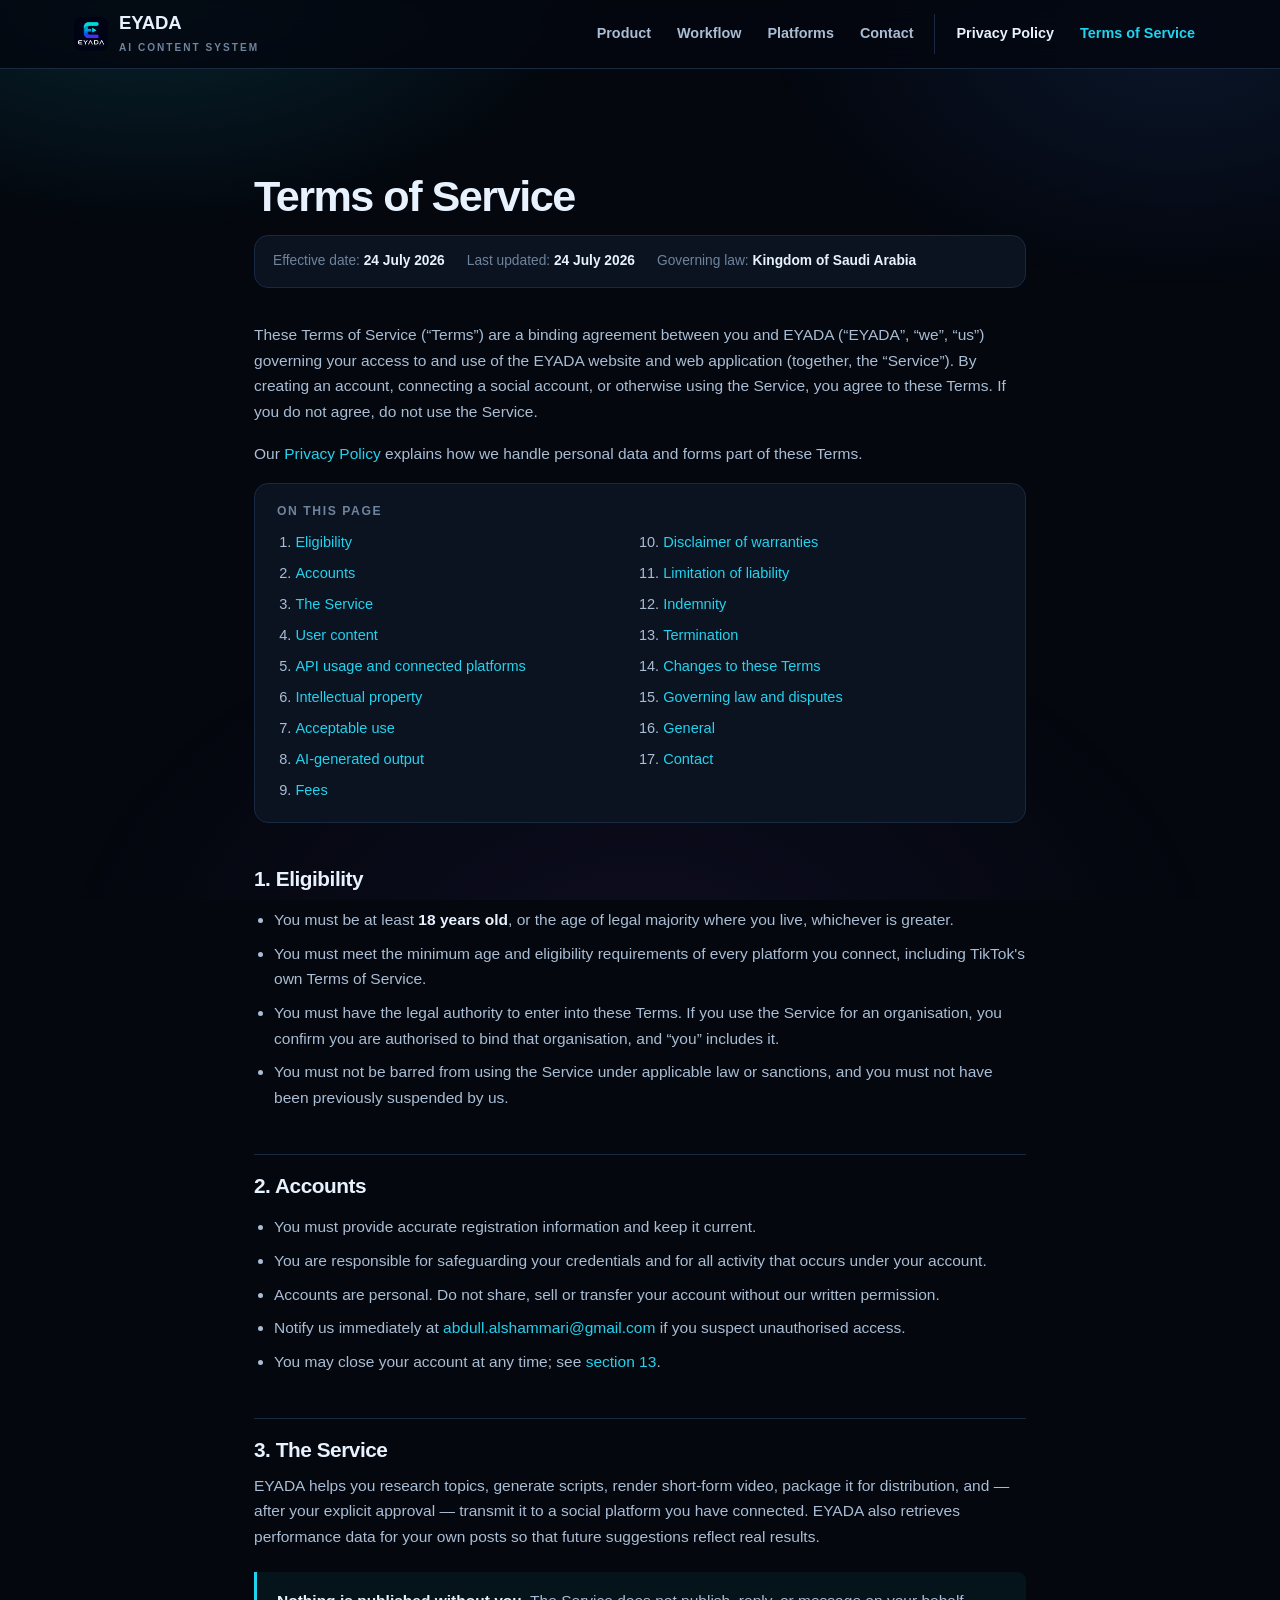
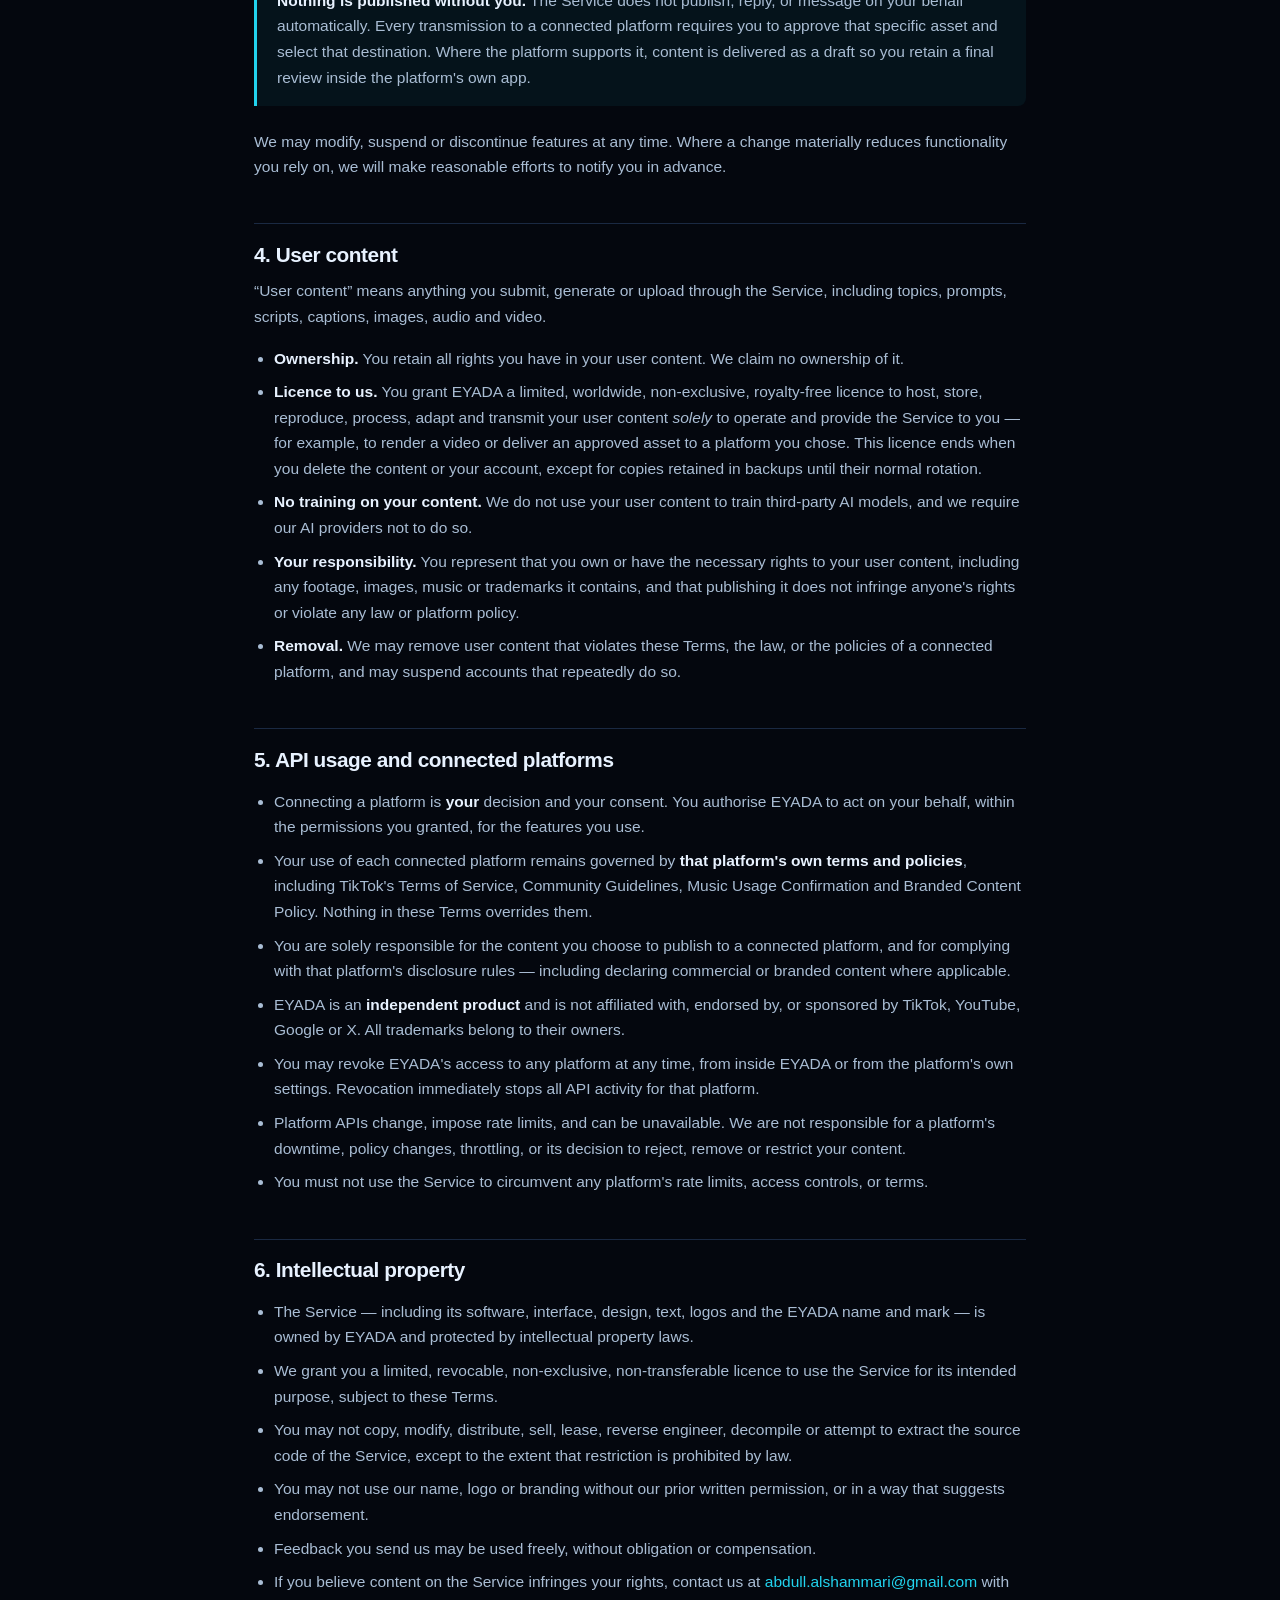
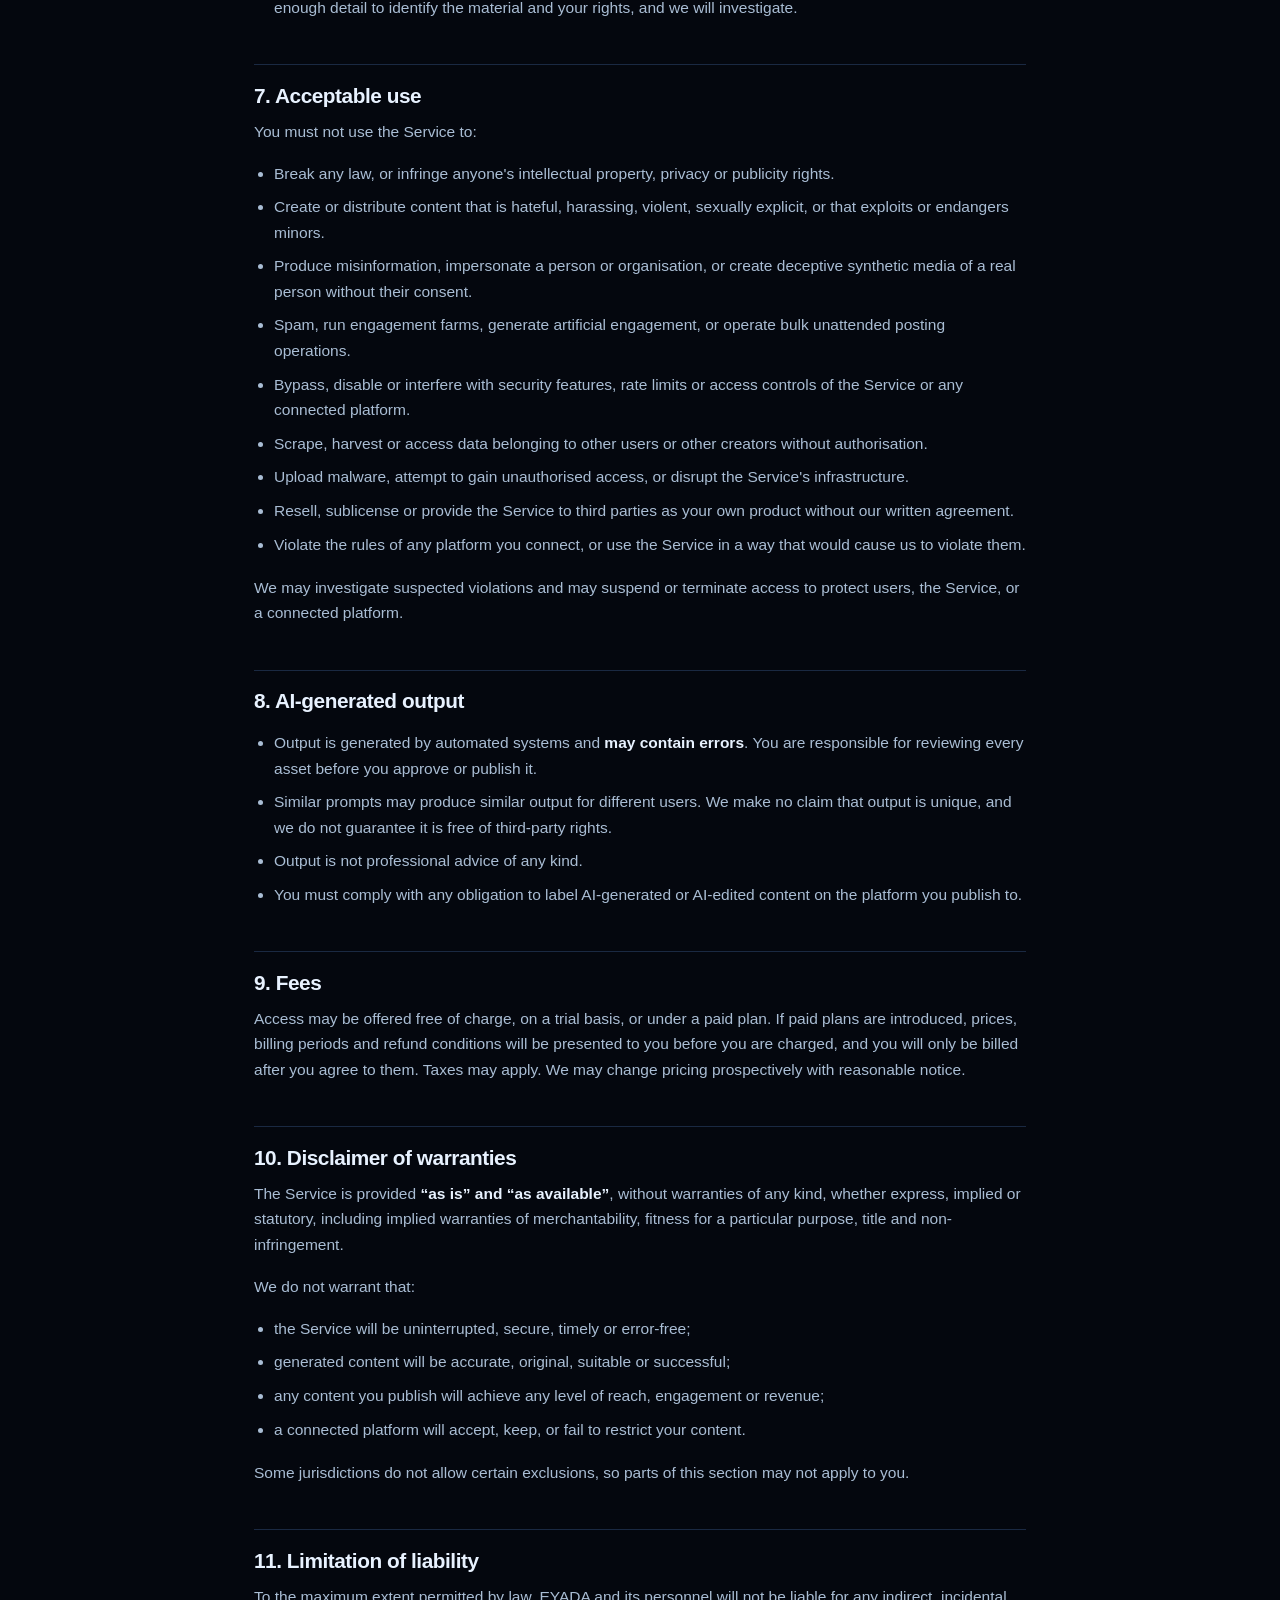
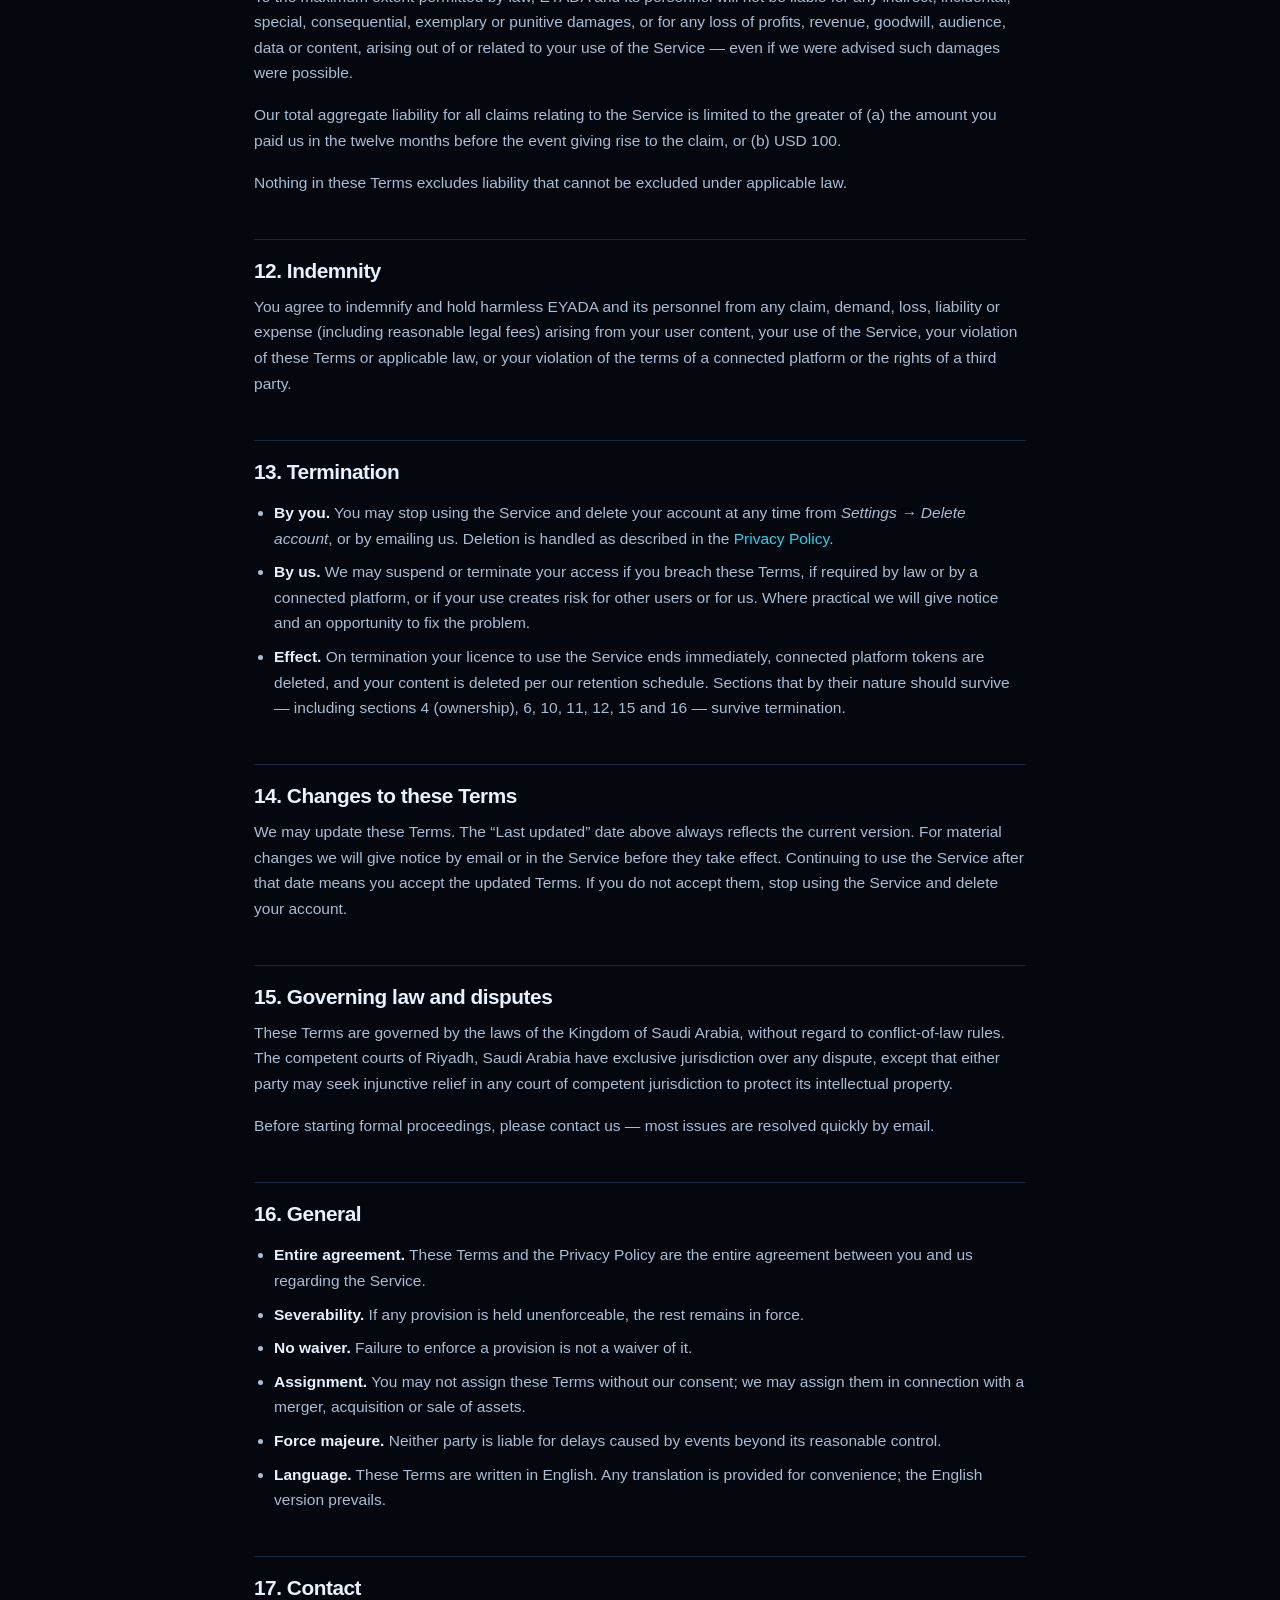
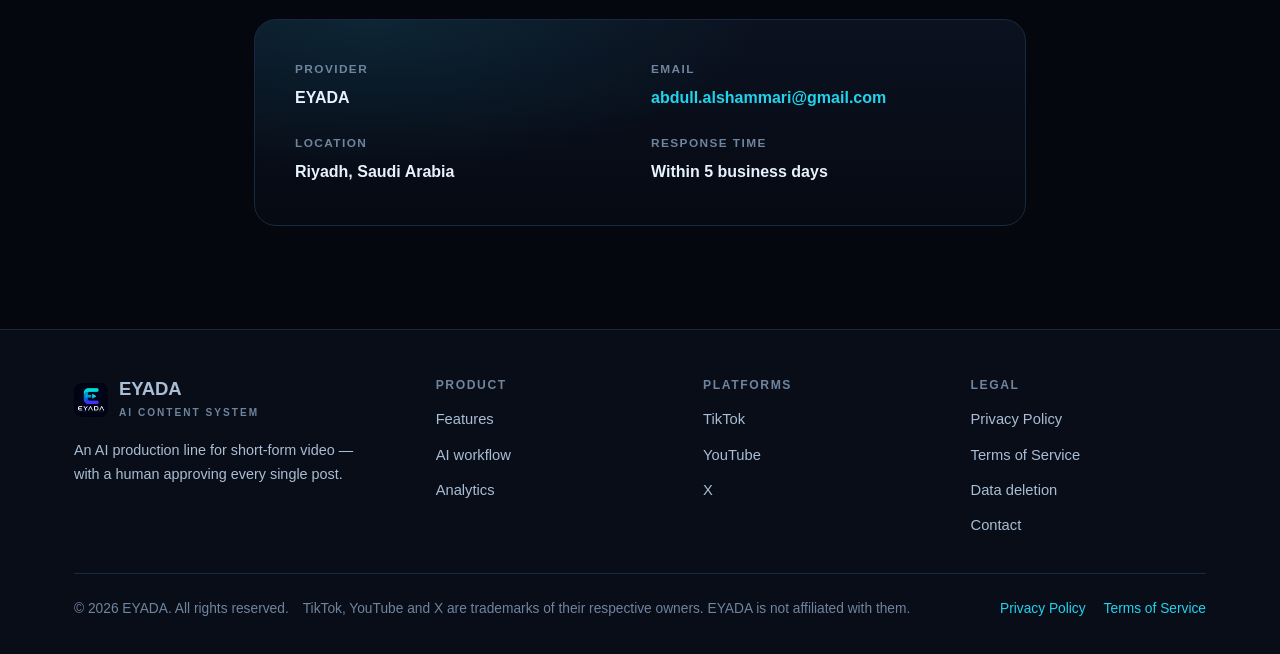
<file: terms.html>
<!DOCTYPE html>
<html lang="en">
<head>
<meta charset="utf-8">
<meta name="viewport" content="width=device-width, initial-scale=1">
<title>Terms of Service — EYADA</title>
<meta name="description" content="The terms governing your use of EYADA: eligibility, accounts, user content, API usage, intellectual property, acceptable use, disclaimers, limitations of liability and termination.">
<link rel="canonical" href="./terms.html">

<link rel="icon" type="image/png" href="assets/eyada-app-icon.png">
<link rel="apple-touch-icon" href="assets/eyada-app-icon.png">
<link rel="manifest" href="site.webmanifest">
<meta name="theme-color" content="#04070e">
<meta property="og:title" content="Terms of Service — EYADA">
<meta property="og:description" content="The terms governing your use of EYADA.">
<meta property="og:image" content="assets/og-image.png">

<link rel="stylesheet" href="assets/styles.css">
</head>
<body>

<a class="skip-link" href="#main">Skip to content</a>

<header class="site-header">
  <div class="wrap header-inner">
    <a class="brand" href="index.html" aria-label="EYADA home">
      <img src="assets/eyada-app-icon.png" alt="" width="34" height="34" decoding="async">
      <span>
        <span class="brand-name">EYADA</span>
        <span class="brand-sub">AI Content System</span>
      </span>
    </a>

    <nav class="nav" aria-label="Main">
      <span class="nav-main" style="display:contents">
        <a href="index.html#features">Product</a>
        <a href="index.html#workflow">Workflow</a>
        <a href="index.html#platforms">Platforms</a>
        <a href="index.html#contact">Contact</a>
      </span>
      <span class="nav-legal">
        <a href="privacy.html">Privacy Policy</a>
        <a href="terms.html" class="is-active" aria-current="page">Terms of Service</a>
      </span>
    </nav>
  </div>
</header>

<main id="main" class="section">
  <div class="wrap legal">

    <h1>Terms of Service</h1>
    <div class="legal-meta">
      <span>Effective date: <b>24 July 2026</b></span>
      <span>Last updated: <b>24 July 2026</b></span>
      <span>Governing law: <b>Kingdom of Saudi Arabia</b></span>
    </div>

    <p>
      These Terms of Service (“Terms”) are a binding agreement between you and EYADA (“EYADA”,
      “we”, “us”) governing your access to and use of the EYADA website and web application
      (together, the “Service”). By creating an account, connecting a social account, or otherwise
      using the Service, you agree to these Terms. If you do not agree, do not use the Service.
    </p>
    <p>
      Our <a href="privacy.html">Privacy Policy</a> explains how we handle personal data and forms
      part of these Terms.
    </p>

    <nav class="toc" aria-label="Table of contents">
      <h2>On this page</h2>
      <ol>
        <li><a href="#eligibility">Eligibility</a></li>
        <li><a href="#accounts">Accounts</a></li>
        <li><a href="#service">The Service</a></li>
        <li><a href="#content">User content</a></li>
        <li><a href="#api">API usage and connected platforms</a></li>
        <li><a href="#ip">Intellectual property</a></li>
        <li><a href="#acceptable">Acceptable use</a></li>
        <li><a href="#ai">AI-generated output</a></li>
        <li><a href="#fees">Fees</a></li>
        <li><a href="#disclaimer">Disclaimer of warranties</a></li>
        <li><a href="#limitations">Limitation of liability</a></li>
        <li><a href="#indemnity">Indemnity</a></li>
        <li><a href="#termination">Termination</a></li>
        <li><a href="#changes">Changes to these Terms</a></li>
        <li><a href="#law">Governing law and disputes</a></li>
        <li><a href="#general">General</a></li>
        <li><a href="#contact">Contact</a></li>
      </ol>
    </nav>

    <!-- 1 -->
    <h2 id="eligibility">1. Eligibility</h2>
    <ul>
      <li>You must be at least <strong>18 years old</strong>, or the age of legal majority where you live, whichever is greater.</li>
      <li>You must meet the minimum age and eligibility requirements of every platform you connect, including TikTok's own Terms of Service.</li>
      <li>You must have the legal authority to enter into these Terms. If you use the Service for an organisation, you confirm you are authorised to bind that organisation, and “you” includes it.</li>
      <li>You must not be barred from using the Service under applicable law or sanctions, and you must not have been previously suspended by us.</li>
    </ul>

    <!-- 2 -->
    <h2 id="accounts">2. Accounts</h2>
    <ul>
      <li>You must provide accurate registration information and keep it current.</li>
      <li>You are responsible for safeguarding your credentials and for all activity that occurs under your account.</li>
      <li>Accounts are personal. Do not share, sell or transfer your account without our written permission.</li>
      <li>Notify us immediately at <a href="mailto:abdull.alshammari@gmail.com">abdull.alshammari@gmail.com</a> if you suspect unauthorised access.</li>
      <li>You may close your account at any time; see <a href="#termination">section 13</a>.</li>
    </ul>

    <!-- 3 -->
    <h2 id="service">3. The Service</h2>
    <p>
      EYADA helps you research topics, generate scripts, render short-form video, package it for
      distribution, and — after your explicit approval — transmit it to a social platform you have
      connected. EYADA also retrieves performance data for your own posts so that future
      suggestions reflect real results.
    </p>
    <div class="callout">
      <p class="mb0">
        <strong>Nothing is published without you.</strong> The Service does not publish, reply, or
        message on your behalf automatically. Every transmission to a connected platform requires
        you to approve that specific asset and select that destination. Where the platform supports
        it, content is delivered as a draft so you retain a final review inside the
        platform's own app.
      </p>
    </div>
    <p>
      We may modify, suspend or discontinue features at any time. Where a change materially reduces
      functionality you rely on, we will make reasonable efforts to notify you in advance.
    </p>

    <!-- 4 -->
    <h2 id="content">4. User content</h2>
    <p>
      “User content” means anything you submit, generate or upload through the Service, including
      topics, prompts, scripts, captions, images, audio and video.
    </p>
    <ul>
      <li><strong>Ownership.</strong> You retain all rights you have in your user content. We claim no ownership of it.</li>
      <li><strong>Licence to us.</strong> You grant EYADA a limited, worldwide, non-exclusive, royalty-free licence to host, store, reproduce, process, adapt and transmit your user content <em>solely</em> to operate and provide the Service to you — for example, to render a video or deliver an approved asset to a platform you chose. This licence ends when you delete the content or your account, except for copies retained in backups until their normal rotation.</li>
      <li><strong>No training on your content.</strong> We do not use your user content to train third-party AI models, and we require our AI providers not to do so.</li>
      <li><strong>Your responsibility.</strong> You represent that you own or have the necessary rights to your user content, including any footage, images, music or trademarks it contains, and that publishing it does not infringe anyone's rights or violate any law or platform policy.</li>
      <li><strong>Removal.</strong> We may remove user content that violates these Terms, the law, or the policies of a connected platform, and may suspend accounts that repeatedly do so.</li>
    </ul>

    <!-- 5 -->
    <h2 id="api">5. API usage and connected platforms</h2>
    <ul>
      <li>Connecting a platform is <strong>your</strong> decision and your consent. You authorise EYADA to act on your behalf, within the permissions you granted, for the features you use.</li>
      <li>Your use of each connected platform remains governed by <strong>that platform's own terms and policies</strong>, including TikTok's Terms of Service, Community Guidelines, Music Usage Confirmation and Branded Content Policy. Nothing in these Terms overrides them.</li>
      <li>You are solely responsible for the content you choose to publish to a connected platform, and for complying with that platform's disclosure rules — including declaring commercial or branded content where applicable.</li>
      <li>EYADA is an <strong>independent product</strong> and is not affiliated with, endorsed by, or sponsored by TikTok, YouTube, Google or X. All trademarks belong to their owners.</li>
      <li>You may revoke EYADA's access to any platform at any time, from inside EYADA or from the platform's own settings. Revocation immediately stops all API activity for that platform.</li>
      <li>Platform APIs change, impose rate limits, and can be unavailable. We are not responsible for a platform's downtime, policy changes, throttling, or its decision to reject, remove or restrict your content.</li>
      <li>You must not use the Service to circumvent any platform's rate limits, access controls, or terms.</li>
    </ul>

    <!-- 6 -->
    <h2 id="ip">6. Intellectual property</h2>
    <ul>
      <li>The Service — including its software, interface, design, text, logos and the EYADA name and mark — is owned by EYADA and protected by intellectual property laws.</li>
      <li>We grant you a limited, revocable, non-exclusive, non-transferable licence to use the Service for its intended purpose, subject to these Terms.</li>
      <li>You may not copy, modify, distribute, sell, lease, reverse engineer, decompile or attempt to extract the source code of the Service, except to the extent that restriction is prohibited by law.</li>
      <li>You may not use our name, logo or branding without our prior written permission, or in a way that suggests endorsement.</li>
      <li>Feedback you send us may be used freely, without obligation or compensation.</li>
      <li>If you believe content on the Service infringes your rights, contact us at <a href="mailto:abdull.alshammari@gmail.com">abdull.alshammari@gmail.com</a> with enough detail to identify the material and your rights, and we will investigate.</li>
    </ul>

    <!-- 7 -->
    <h2 id="acceptable">7. Acceptable use</h2>
    <p>You must not use the Service to:</p>
    <ul>
      <li>Break any law, or infringe anyone's intellectual property, privacy or publicity rights.</li>
      <li>Create or distribute content that is hateful, harassing, violent, sexually explicit, or that exploits or endangers minors.</li>
      <li>Produce misinformation, impersonate a person or organisation, or create deceptive synthetic media of a real person without their consent.</li>
      <li>Spam, run engagement farms, generate artificial engagement, or operate bulk unattended posting operations.</li>
      <li>Bypass, disable or interfere with security features, rate limits or access controls of the Service or any connected platform.</li>
      <li>Scrape, harvest or access data belonging to other users or other creators without authorisation.</li>
      <li>Upload malware, attempt to gain unauthorised access, or disrupt the Service's infrastructure.</li>
      <li>Resell, sublicense or provide the Service to third parties as your own product without our written agreement.</li>
      <li>Violate the rules of any platform you connect, or use the Service in a way that would cause us to violate them.</li>
    </ul>
    <p>We may investigate suspected violations and may suspend or terminate access to protect users, the Service, or a connected platform.</p>

    <!-- 8 -->
    <h2 id="ai">8. AI-generated output</h2>
    <ul>
      <li>Output is generated by automated systems and <strong>may contain errors</strong>. You are responsible for reviewing every asset before you approve or publish it.</li>
      <li>Similar prompts may produce similar output for different users. We make no claim that output is unique, and we do not guarantee it is free of third-party rights.</li>
      <li>Output is not professional advice of any kind.</li>
      <li>You must comply with any obligation to label AI-generated or AI-edited content on the platform you publish to.</li>
    </ul>

    <!-- 9 -->
    <h2 id="fees">9. Fees</h2>
    <p>
      Access may be offered free of charge, on a trial basis, or under a paid plan. If paid plans
      are introduced, prices, billing periods and refund conditions will be presented to you before
      you are charged, and you will only be billed after you agree to them. Taxes may apply. We may
      change pricing prospectively with reasonable notice.
    </p>

    <!-- 10 -->
    <h2 id="disclaimer">10. Disclaimer of warranties</h2>
    <p>
      The Service is provided <strong>“as is” and “as available”</strong>, without warranties of any
      kind, whether express, implied or statutory, including implied warranties of merchantability,
      fitness for a particular purpose, title and non-infringement.
    </p>
    <p>We do not warrant that:</p>
    <ul>
      <li>the Service will be uninterrupted, secure, timely or error-free;</li>
      <li>generated content will be accurate, original, suitable or successful;</li>
      <li>any content you publish will achieve any level of reach, engagement or revenue;</li>
      <li>a connected platform will accept, keep, or fail to restrict your content.</li>
    </ul>
    <p>Some jurisdictions do not allow certain exclusions, so parts of this section may not apply to you.</p>

    <!-- 11 -->
    <h2 id="limitations">11. Limitation of liability</h2>
    <p>
      To the maximum extent permitted by law, EYADA and its personnel will not be liable for any
      indirect, incidental, special, consequential, exemplary or punitive damages, or for any loss
      of profits, revenue, goodwill, audience, data or content, arising out of or related to your
      use of the Service — even if we were advised such damages were possible.
    </p>
    <p>
      Our total aggregate liability for all claims relating to the Service is limited to the greater
      of (a) the amount you paid us in the twelve months before the event giving rise to the claim,
      or (b) USD 100.
    </p>
    <p>Nothing in these Terms excludes liability that cannot be excluded under applicable law.</p>

    <!-- 12 -->
    <h2 id="indemnity">12. Indemnity</h2>
    <p>
      You agree to indemnify and hold harmless EYADA and its personnel from any claim, demand,
      loss, liability or expense (including reasonable legal fees) arising from your user content,
      your use of the Service, your violation of these Terms or applicable law, or your violation
      of the terms of a connected platform or the rights of a third party.
    </p>

    <!-- 13 -->
    <h2 id="termination">13. Termination</h2>
    <ul>
      <li><strong>By you.</strong> You may stop using the Service and delete your account at any time from <em>Settings → Delete account</em>, or by emailing us. Deletion is handled as described in the <a href="privacy.html#deletion">Privacy Policy</a>.</li>
      <li><strong>By us.</strong> We may suspend or terminate your access if you breach these Terms, if required by law or by a connected platform, or if your use creates risk for other users or for us. Where practical we will give notice and an opportunity to fix the problem.</li>
      <li><strong>Effect.</strong> On termination your licence to use the Service ends immediately, connected platform tokens are deleted, and your content is deleted per our retention schedule. Sections that by their nature should survive — including sections 4 (ownership), 6, 10, 11, 12, 15 and 16 — survive termination.</li>
    </ul>

    <!-- 14 -->
    <h2 id="changes">14. Changes to these Terms</h2>
    <p>
      We may update these Terms. The “Last updated” date above always reflects the current version.
      For material changes we will give notice by email or in the Service before they take effect.
      Continuing to use the Service after that date means you accept the updated Terms. If you do
      not accept them, stop using the Service and delete your account.
    </p>

    <!-- 15 -->
    <h2 id="law">15. Governing law and disputes</h2>
    <p>
      These Terms are governed by the laws of the Kingdom of Saudi Arabia, without regard to
      conflict-of-law rules. The competent courts of Riyadh, Saudi Arabia have exclusive
      jurisdiction over any dispute, except that either party may seek injunctive relief in any
      court of competent jurisdiction to protect its intellectual property.
    </p>
    <p>
      Before starting formal proceedings, please contact us — most issues are resolved quickly by
      email.
    </p>

    <!-- 16 -->
    <h2 id="general">16. General</h2>
    <ul>
      <li><strong>Entire agreement.</strong> These Terms and the Privacy Policy are the entire agreement between you and us regarding the Service.</li>
      <li><strong>Severability.</strong> If any provision is held unenforceable, the rest remains in force.</li>
      <li><strong>No waiver.</strong> Failure to enforce a provision is not a waiver of it.</li>
      <li><strong>Assignment.</strong> You may not assign these Terms without our consent; we may assign them in connection with a merger, acquisition or sale of assets.</li>
      <li><strong>Force majeure.</strong> Neither party is liable for delays caused by events beyond its reasonable control.</li>
      <li><strong>Language.</strong> These Terms are written in English. Any translation is provided for convenience; the English version prevails.</li>
    </ul>

    <!-- 17 -->
    <h2 id="contact">17. Contact</h2>
    <div class="contact-card" style="margin-top:18px">
      <div class="contact-item">
        <div class="k">Provider</div>
        <div class="v">EYADA</div>
      </div>
      <div class="contact-item">
        <div class="k">Email</div>
        <div class="v"><a href="mailto:abdull.alshammari@gmail.com">abdull.alshammari@gmail.com</a></div>
      </div>
      <div class="contact-item">
        <div class="k">Location</div>
        <div class="v">Riyadh, Saudi Arabia</div>
      </div>
      <div class="contact-item">
        <div class="k">Response time</div>
        <div class="v">Within 5 business days</div>
      </div>
    </div>

  </div>
</main>

<footer class="site-footer">
  <div class="wrap">
    <div class="footer-grid">
      <div class="footer-col footer-about">
        <a class="brand" href="index.html" aria-label="EYADA home">
          <img src="assets/eyada-app-icon.png" alt="" width="34" height="34" decoding="async">
          <span><span class="brand-name">EYADA</span><span class="brand-sub">AI Content System</span></span>
        </a>
        <p>An AI production line for short-form video — with a human approving every single post.</p>
      </div>
      <div class="footer-col">
        <h4>Product</h4>
        <ul>
          <li><a href="index.html#features">Features</a></li>
          <li><a href="index.html#workflow">AI workflow</a></li>
          <li><a href="index.html#analytics">Analytics</a></li>
        </ul>
      </div>
      <div class="footer-col">
        <h4>Platforms</h4>
        <ul>
          <li><a href="index.html#tiktok">TikTok</a></li>
          <li><a href="index.html#youtube">YouTube</a></li>
          <li><a href="index.html#x">X</a></li>
        </ul>
      </div>
      <div class="footer-col">
        <h4>Legal</h4>
        <ul>
          <li><a href="privacy.html">Privacy Policy</a></li>
          <li><a href="terms.html">Terms of Service</a></li>
          <li><a href="privacy.html#deletion">Data deletion</a></li>
          <li><a href="index.html#contact">Contact</a></li>
        </ul>
      </div>
    </div>
    <div class="footer-bottom">
      <span>&copy; <span data-year>2026</span> EYADA. All rights reserved.</span>
      <span class="muted">TikTok, YouTube and X are trademarks of their respective owners. EYADA is not affiliated with them.</span>
      <nav aria-label="Legal">
        <a href="privacy.html">Privacy Policy</a>
        <a href="terms.html">Terms of Service</a>
      </nav>
    </div>
  </div>
</footer>

<script src="assets/app.js" defer></script>
</body>
</html>
</file>
<file: assets/styles.css>
/* ==========================================================================
   EYADA — AI Content System
   Design system. Single stylesheet, no external dependencies.
   Brand: electric cyan on deep space navy (matches the EYADA mark).
   ========================================================================== */

:root {
  /* Core palette */
  --bg:            #04070e;
  --bg-elev:       #080d18;
  --surface:       #0b1220;
  --surface-2:     #101a2b;
  --line:          #1a2942;
  --line-soft:     #14203450;

  /* Brand */
  --cyan:          #22d3ee;
  --cyan-bright:   #67e8f9;
  --cyan-deep:     #0891b2;
  --blue:          #3b82f6;
  --violet:        #8b5cf6;

  /* Text */
  --text:          #e8f2ff;
  --text-soft:     #a9bdd4;
  --text-mute:     #6f849e;

  /* Platform accents */
  --tiktok:        #25f4ee;
  --tiktok-2:      #fe2c55;
  --youtube:       #ff4444;
  --x:             #e7e9ea;

  /* Geometry */
  --r-sm: 8px;
  --r:    14px;
  --r-lg: 22px;
  --maxw: 1180px;
  --gut:  24px;

  /* Motion */
  --ease: cubic-bezier(.22,.61,.36,1);
}

/* --------------------------------------------------------------------------
   Reset / base
   -------------------------------------------------------------------------- */

*, *::before, *::after { box-sizing: border-box; }

html {
  scroll-behavior: smooth;
  scroll-padding-top: 96px;
  -webkit-text-size-adjust: 100%;
}

body {
  margin: 0;
  background: var(--bg);
  color: var(--text);
  font-family: "Inter", -apple-system, BlinkMacSystemFont, "Segoe UI", Roboto,
               "Helvetica Neue", Arial, "Noto Sans", sans-serif;
  font-size: 16px;
  line-height: 1.65;
  -webkit-font-smoothing: antialiased;
  overflow-x: hidden;
}

/* Ambient brand glow behind the page */
body::before {
  content: "";
  position: fixed;
  inset: 0;
  pointer-events: none;
  z-index: 0;
  background:
    radial-gradient(760px 460px at 12% -6%,  rgba(34,211,238,.16), transparent 62%),
    radial-gradient(680px 420px at 92% 4%,   rgba(59,130,246,.12), transparent 60%),
    radial-gradient(900px 600px at 50% 108%, rgba(139,92,246,.08), transparent 65%);
}

img, svg, video { max-width: 100%; height: auto; display: block; }

a { color: var(--cyan); text-decoration: none; transition: color .18s var(--ease); }
a:hover { color: var(--cyan-bright); }

h1, h2, h3, h4 {
  margin: 0 0 .5em;
  line-height: 1.18;
  letter-spacing: -0.022em;
  font-weight: 700;
}

h1 { font-size: clamp(2.1rem, 5.2vw, 3.75rem); letter-spacing: -0.035em; }
h2 { font-size: clamp(1.6rem, 3.4vw, 2.4rem); }
h3 { font-size: clamp(1.08rem, 1.9vw, 1.3rem); }

p { margin: 0 0 1.05em; color: var(--text-soft); }

ul, ol { color: var(--text-soft); }

code, .mono {
  font-family: ui-monospace, SFMono-Regular, "SF Mono", Menlo, Consolas,
               "Liberation Mono", monospace;
  font-size: .875em;
}

:focus-visible {
  outline: 2px solid var(--cyan);
  outline-offset: 3px;
  border-radius: 4px;
}

.skip-link {
  position: absolute;
  left: -9999px;
  top: 0;
  background: var(--cyan);
  color: #001018;
  padding: 10px 18px;
  border-radius: 0 0 var(--r-sm) 0;
  font-weight: 700;
  z-index: 200;
}
.skip-link:focus { left: 0; }

/* --------------------------------------------------------------------------
   Layout primitives
   -------------------------------------------------------------------------- */

.wrap {
  width: 100%;
  max-width: var(--maxw);
  margin-inline: auto;
  padding-inline: var(--gut);
  position: relative;
  z-index: 1;
}

.section { padding: clamp(56px, 8vw, 104px) 0; position: relative; z-index: 1; }
.section--tight { padding: clamp(40px, 5vw, 64px) 0; }

.section--panel {
  background: linear-gradient(180deg, rgba(11,18,32,.72), rgba(4,7,14,0));
  border-top: 1px solid var(--line);
  border-bottom: 1px solid var(--line);
}

.eyebrow {
  display: inline-flex;
  align-items: center;
  gap: 8px;
  font-size: .74rem;
  font-weight: 700;
  letter-spacing: .16em;
  text-transform: uppercase;
  color: var(--cyan);
  margin-bottom: 14px;
}
.eyebrow::before {
  content: "";
  width: 22px; height: 1px;
  background: linear-gradient(90deg, transparent, var(--cyan));
}

.section-head { max-width: 720px; margin-bottom: clamp(32px, 4vw, 52px); }
.section-head p { font-size: 1.06rem; }
.section-head--center { margin-inline: auto; text-align: center; }
.section-head--center .eyebrow::before { display: none; }

.grid { display: grid; gap: 20px; }
.grid-2 { grid-template-columns: repeat(auto-fit, minmax(300px, 1fr)); }
.grid-3 { grid-template-columns: repeat(auto-fit, minmax(280px, 1fr)); }
.grid-4 { grid-template-columns: repeat(auto-fit, minmax(216px, 1fr)); }

/* --------------------------------------------------------------------------
   Header — Privacy & Terms are ALWAYS visible, never inside a menu.
   (TikTok App Review: "Privacy Policy and Terms of Service links must be
   visible on the website URL without having to open a menu.")
   -------------------------------------------------------------------------- */

.site-header {
  position: sticky;
  top: 0;
  z-index: 100;
  backdrop-filter: saturate(160%) blur(14px);
  -webkit-backdrop-filter: saturate(160%) blur(14px);
  background: rgba(4, 7, 14, .82);
  border-bottom: 1px solid var(--line);
}

.header-inner {
  display: flex;
  align-items: center;
  gap: 18px;
  min-height: 68px;
  flex-wrap: wrap;
  padding-block: 10px;
}

.brand {
  display: inline-flex;
  align-items: center;
  gap: 11px;
  color: var(--text);
  font-weight: 800;
  letter-spacing: -.01em;
  flex: 0 0 auto;
}
.brand:hover { color: var(--text); }
.brand img { width: 34px; height: 34px; flex: 0 0 auto; border-radius: 8px; }
.brand-name { font-size: 1.16rem; line-height: 1; }
.brand-sub {
  display: block;
  font-size: .63rem;
  font-weight: 600;
  letter-spacing: .2em;
  text-transform: uppercase;
  color: var(--text-mute);
  margin-top: 3px;
}

.nav {
  display: flex;
  align-items: center;
  gap: 4px;
  margin-left: auto;
  flex-wrap: wrap;
}

.nav a {
  color: var(--text-soft);
  font-size: .9rem;
  font-weight: 600;
  padding: 8px 11px;
  border-radius: var(--r-sm);
  white-space: nowrap;
}
.nav a:hover { color: var(--text); background: var(--surface-2); }
.nav a.is-active { color: var(--cyan); }

/* Legal links get a persistent, visually distinct slot in the header */
.nav-legal {
  display: flex;
  align-items: center;
  gap: 4px;
  padding-left: 10px;
  margin-left: 6px;
  border-left: 1px solid var(--line);
}
.nav-legal a { color: var(--text); }

.nav-sep { display: none; }

/* --------------------------------------------------------------------------
   Buttons
   -------------------------------------------------------------------------- */

.btn {
  display: inline-flex;
  align-items: center;
  justify-content: center;
  gap: 9px;
  padding: 12px 22px;
  border-radius: 999px;
  border: 1px solid transparent;
  font-weight: 700;
  font-size: .95rem;
  line-height: 1;
  cursor: pointer;
  transition: transform .16s var(--ease), box-shadow .2s var(--ease),
              background .2s var(--ease), border-color .2s var(--ease);
  font-family: inherit;
}
.btn:hover { transform: translateY(-1px); }
.btn:active { transform: translateY(0); }

.btn-primary {
  background: linear-gradient(135deg, var(--cyan), var(--cyan-deep));
  color: #00131c;
  box-shadow: 0 8px 26px -10px rgba(34,211,238,.72);
}
.btn-primary:hover { color: #00131c; box-shadow: 0 12px 32px -10px rgba(34,211,238,.9); }

.btn-ghost {
  background: var(--surface);
  border-color: var(--line);
  color: var(--text);
}
.btn-ghost:hover { border-color: var(--cyan-deep); color: var(--text); }

.btn-sm { padding: 9px 16px; font-size: .86rem; }

/* --------------------------------------------------------------------------
   Hero
   -------------------------------------------------------------------------- */

.hero { padding: clamp(56px, 9vw, 108px) 0 clamp(40px, 6vw, 72px); }

.hero-grid {
  display: grid;
  grid-template-columns: minmax(0, 1.05fr) minmax(0, .95fr);
  gap: clamp(28px, 5vw, 56px);
  align-items: center;
}

.hero h1 { margin-bottom: .38em; }
.hero h1 .grad {
  background: linear-gradient(100deg, var(--cyan-bright), var(--blue) 70%, var(--violet));
  -webkit-background-clip: text;
  background-clip: text;
  color: transparent;
}

.hero-lede {
  font-size: clamp(1.02rem, 1.7vw, 1.19rem);
  max-width: 58ch;
  color: var(--text-soft);
}

.hero-cta { display: flex; flex-wrap: wrap; gap: 12px; margin: 26px 0 22px; }

.hero-note {
  display: flex;
  align-items: center;
  gap: 9px;
  font-size: .84rem;
  color: var(--text-mute);
}
.hero-note svg { width: 15px; height: 15px; flex: 0 0 auto; color: var(--cyan); }

.pill {
  display: inline-flex;
  align-items: center;
  gap: 9px;
  padding: 6px 14px 6px 8px;
  border-radius: 999px;
  border: 1px solid var(--line);
  background: rgba(16,26,43,.7);
  font-size: .8rem;
  font-weight: 600;
  color: var(--text-soft);
  margin-bottom: 22px;
}
.pill b { color: var(--cyan); font-weight: 700; }
.pill .dot {
  width: 7px; height: 7px; border-radius: 50%;
  background: var(--cyan);
  box-shadow: 0 0 0 4px rgba(34,211,238,.16);
  margin-left: 6px;
}

/* --------------------------------------------------------------------------
   Cards
   -------------------------------------------------------------------------- */

.card {
  background: linear-gradient(180deg, var(--surface), rgba(8,13,24,.6));
  border: 1px solid var(--line);
  border-radius: var(--r-lg);
  padding: 26px;
  position: relative;
  transition: border-color .22s var(--ease), transform .22s var(--ease);
}
.card:hover { border-color: #24405f; transform: translateY(-2px); }
.card h3 { margin-bottom: .45em; }
.card p:last-child { margin-bottom: 0; }

.card-icon {
  width: 42px; height: 42px;
  border-radius: 12px;
  display: grid;
  place-items: center;
  margin-bottom: 16px;
  background: linear-gradient(150deg, rgba(34,211,238,.18), rgba(59,130,246,.08));
  border: 1px solid rgba(34,211,238,.26);
  color: var(--cyan);
}
.card-icon svg { width: 21px; height: 21px; }

.card--flat { padding: 22px; border-radius: var(--r); }

/* Stat strip */
.stats {
  display: grid;
  grid-template-columns: repeat(auto-fit, minmax(180px, 1fr));
  gap: 1px;
  background: var(--line);
  border: 1px solid var(--line);
  border-radius: var(--r-lg);
  overflow: hidden;
}
.stat { background: var(--bg-elev); padding: 24px 22px; }
.stat b {
  display: block;
  font-size: clamp(1.5rem, 3vw, 2rem);
  font-weight: 800;
  color: var(--text);
  letter-spacing: -.02em;
  line-height: 1.1;
}
.stat span { font-size: .84rem; color: var(--text-mute); }

/* --------------------------------------------------------------------------
   Workflow
   -------------------------------------------------------------------------- */

.flow { display: grid; gap: 14px; counter-reset: step; }

.flow-step {
  display: grid;
  grid-template-columns: 46px 1fr;
  gap: 18px;
  align-items: start;
  padding: 20px 22px;
  border: 1px solid var(--line);
  border-radius: var(--r);
  background: linear-gradient(100deg, var(--surface), rgba(8,13,24,.4));
  position: relative;
}
.flow-step::after {
  content: "";
  position: absolute;
  left: 44px; bottom: -14px;
  width: 1px; height: 14px;
  background: linear-gradient(180deg, var(--line), transparent);
}
.flow-step:last-child::after { display: none; }

.flow-num {
  counter-increment: step;
  width: 46px; height: 46px;
  border-radius: 13px;
  display: grid; place-items: center;
  font-weight: 800;
  font-size: .95rem;
  color: var(--cyan);
  background: rgba(34,211,238,.09);
  border: 1px solid rgba(34,211,238,.28);
}
.flow-num::before { content: counter(step, decimal-leading-zero); }

.flow-body h3 { font-size: 1.06rem; margin-bottom: .3em; }
.flow-body p { margin: 0; font-size: .95rem; }

.tag {
  display: inline-block;
  font-size: .68rem;
  font-weight: 700;
  letter-spacing: .09em;
  text-transform: uppercase;
  padding: 3px 9px;
  border-radius: 999px;
  border: 1px solid var(--line);
  color: var(--text-mute);
  margin-left: 8px;
  vertical-align: 2px;
}
.tag--human { color: #fbbf24; border-color: rgba(251,191,36,.36); background: rgba(251,191,36,.08); }
.tag--ai    { color: var(--cyan); border-color: rgba(34,211,238,.32); background: rgba(34,211,238,.08); }

/* --------------------------------------------------------------------------
   Platform sections
   -------------------------------------------------------------------------- */

.platform {
  display: grid;
  grid-template-columns: minmax(0, 1fr) minmax(0, 1fr);
  gap: clamp(26px, 4vw, 52px);
  align-items: center;
}
.platform--rev .platform-copy { order: 2; }

.platform-mark {
  display: inline-flex;
  align-items: center;
  gap: 12px;
  margin-bottom: 16px;
}
.platform-mark svg { width: 34px; height: 34px; }
.platform-mark span {
  font-weight: 800;
  font-size: 1.05rem;
  letter-spacing: -.01em;
}

.checks { list-style: none; margin: 0 0 22px; padding: 0; display: grid; gap: 11px; }
.checks li {
  display: grid;
  grid-template-columns: 20px 1fr;
  gap: 11px;
  align-items: start;
  font-size: .95rem;
}
.checks svg { width: 18px; height: 18px; margin-top: 3px; color: var(--cyan); flex: 0 0 auto; }
.checks b { color: var(--text); font-weight: 650; }

/* --------------------------------------------------------------------------
   Product UI mockups (real HTML — these ARE the screenshots)
   -------------------------------------------------------------------------- */

.ui {
  border: 1px solid var(--line);
  border-radius: var(--r-lg);
  overflow: hidden;
  background: var(--bg-elev);
  box-shadow: 0 30px 70px -34px rgba(0,0,0,.9), 0 0 0 1px rgba(34,211,238,.05);
}

.ui-bar {
  display: flex;
  align-items: center;
  gap: 8px;
  padding: 11px 14px;
  background: var(--surface);
  border-bottom: 1px solid var(--line);
}
.ui-dots { display: flex; gap: 6px; }
.ui-dots i {
  width: 10px; height: 10px; border-radius: 50%;
  background: #22304a; display: block;
}
.ui-title {
  font-size: .78rem;
  color: var(--text-mute);
  font-weight: 600;
  margin-left: 6px;
}
.ui-url {
  margin-left: auto;
  font-size: .72rem;
  color: var(--text-mute);
  background: var(--bg);
  border: 1px solid var(--line);
  padding: 4px 12px;
  border-radius: 999px;
  max-width: 55%;
  overflow: hidden;
  text-overflow: ellipsis;
  white-space: nowrap;
}

.ui-body { padding: 20px; display: grid; gap: 14px; }

.ui-row {
  display: flex;
  align-items: center;
  gap: 12px;
  padding: 13px 15px;
  border: 1px solid var(--line);
  border-radius: var(--r);
  background: var(--surface);
}
.ui-row .lbl { font-size: .86rem; color: var(--text-soft); font-weight: 600; }
.ui-row .val { margin-left: auto; font-size: .86rem; color: var(--text); font-weight: 700; }

.ui-thumb {
  width: 46px; height: 62px;
  border-radius: 8px;
  background: linear-gradient(150deg, #123, #061019);
  border: 1px solid var(--line);
  display: grid; place-items: center;
  flex: 0 0 auto;
  color: var(--cyan);
  position: relative;
  overflow: hidden;
}
.ui-thumb::after {
  content: "";
  position: absolute; inset: 0;
  background: radial-gradient(60% 50% at 50% 40%, rgba(34,211,238,.28), transparent 70%);
}
.ui-thumb svg { width: 18px; height: 18px; position: relative; z-index: 1; }

.ui-meter { height: 6px; border-radius: 999px; background: var(--surface-2); overflow: hidden; }
.ui-meter i {
  display: block; height: 100%;
  border-radius: 999px;
  background: linear-gradient(90deg, var(--cyan-deep), var(--cyan));
}

.badge {
  display: inline-flex;
  align-items: center;
  gap: 6px;
  font-size: .72rem;
  font-weight: 700;
  padding: 4px 10px;
  border-radius: 999px;
  letter-spacing: .02em;
  white-space: nowrap;
}
.badge--ok    { color: #34d399; background: rgba(52,211,153,.11); border: 1px solid rgba(52,211,153,.3); }
.badge--wait  { color: #fbbf24; background: rgba(251,191,36,.11); border: 1px solid rgba(251,191,36,.3); }
.badge--draft { color: var(--cyan); background: rgba(34,211,238,.11); border: 1px solid rgba(34,211,238,.3); }

/* Chart */
.chart {
  display: flex;
  align-items: flex-end;
  gap: 7px;
  height: 132px;
  padding: 14px 15px;
  border: 1px solid var(--line);
  border-radius: var(--r);
  background: var(--surface);
}
.chart i {
  flex: 1;
  border-radius: 4px 4px 2px 2px;
  background: linear-gradient(180deg, var(--cyan), rgba(8,145,178,.28));
  display: block;
  min-height: 6px;
}

/* --------------------------------------------------------------------------
   FAQ
   -------------------------------------------------------------------------- */

.faq { display: grid; gap: 10px; max-width: 860px; }

.faq details {
  border: 1px solid var(--line);
  border-radius: var(--r);
  background: var(--surface);
  overflow: hidden;
}
.faq summary {
  cursor: pointer;
  padding: 17px 20px;
  font-weight: 650;
  font-size: 1rem;
  color: var(--text);
  list-style: none;
  display: flex;
  align-items: center;
  gap: 14px;
}
.faq summary::-webkit-details-marker { display: none; }
.faq summary::after {
  content: "+";
  margin-left: auto;
  font-size: 1.35rem;
  font-weight: 400;
  color: var(--cyan);
  line-height: 1;
  transition: transform .2s var(--ease);
}
.faq details[open] summary::after { transform: rotate(45deg); }
.faq summary:hover { background: var(--surface-2); }
.faq .faq-a { padding: 0 20px 18px; }
.faq .faq-a p { margin: 0; font-size: .95rem; }

/* --------------------------------------------------------------------------
   Contact
   -------------------------------------------------------------------------- */

.contact-card {
  display: grid;
  grid-template-columns: repeat(auto-fit, minmax(240px, 1fr));
  gap: 22px;
  padding: clamp(26px, 4vw, 40px);
  border-radius: var(--r-lg);
  border: 1px solid var(--line);
  background:
    radial-gradient(600px 240px at 15% 0%, rgba(34,211,238,.1), transparent 65%),
    linear-gradient(180deg, var(--surface), rgba(8,13,24,.5));
}
.contact-item .k {
  font-size: .74rem;
  text-transform: uppercase;
  letter-spacing: .12em;
  color: var(--text-mute);
  font-weight: 700;
  margin-bottom: 6px;
}
.contact-item .v { font-size: 1rem; font-weight: 650; color: var(--text); word-break: break-word; }

/* --------------------------------------------------------------------------
   Footer
   -------------------------------------------------------------------------- */

.site-footer {
  border-top: 1px solid var(--line);
  background: var(--bg-elev);
  padding: 48px 0 34px;
  position: relative;
  z-index: 1;
}
.footer-grid {
  display: grid;
  grid-template-columns: minmax(220px, 1.4fr) repeat(auto-fit, minmax(150px, 1fr));
  gap: 32px;
  margin-bottom: 34px;
}
.footer-col h4 {
  font-size: .76rem;
  text-transform: uppercase;
  letter-spacing: .13em;
  color: var(--text-mute);
  margin-bottom: 14px;
  font-weight: 700;
}
.footer-col ul { list-style: none; margin: 0; padding: 0; display: grid; gap: 9px; }
.footer-col a { color: var(--text-soft); font-size: .92rem; }
.footer-col a:hover { color: var(--cyan); }
.footer-about p { font-size: .9rem; max-width: 38ch; margin-top: 14px; }

.footer-bottom {
  display: flex;
  flex-wrap: wrap;
  gap: 14px;
  align-items: center;
  padding-top: 24px;
  border-top: 1px solid var(--line);
  font-size: .86rem;
  color: var(--text-mute);
}
.footer-bottom nav { margin-left: auto; display: flex; gap: 18px; flex-wrap: wrap; }

/* --------------------------------------------------------------------------
   Legal documents (privacy / terms)
   -------------------------------------------------------------------------- */

.legal { max-width: 820px; }
.legal h1 { font-size: clamp(1.9rem, 4vw, 2.7rem); margin-bottom: .3em; }

.legal-meta {
  display: flex;
  flex-wrap: wrap;
  gap: 10px 22px;
  padding: 14px 18px;
  border: 1px solid var(--line);
  border-radius: var(--r);
  background: var(--surface);
  font-size: .86rem;
  color: var(--text-mute);
  margin-bottom: 34px;
}
.legal-meta b { color: var(--text); font-weight: 650; }

.legal h2 {
  font-size: 1.3rem;
  margin-top: 2.1em;
  padding-top: .9em;
  border-top: 1px solid var(--line);
  scroll-margin-top: 96px;
}
.legal h2:first-of-type { border-top: 0; padding-top: 0; }
.legal h3 { font-size: 1.03rem; margin-top: 1.5em; color: var(--text); }
.legal p, .legal li { font-size: .97rem; }
.legal ul, .legal ol { padding-left: 1.25em; display: grid; gap: 8px; margin-bottom: 1.1em; }
.legal strong { color: var(--text); }

.toc {
  border: 1px solid var(--line);
  border-radius: var(--r);
  padding: 20px 22px;
  background: var(--surface);
  margin-bottom: 40px;
}
.toc h2 {
  font-size: .76rem !important;
  text-transform: uppercase;
  letter-spacing: .13em;
  color: var(--text-mute);
  margin: 0 0 12px !important;
  border: 0 !important;
  padding: 0 !important;
}
.toc ol {
  columns: 2;
  column-gap: 28px;
  margin: 0;
  padding-left: 1.15em;
  display: block;
}
.toc li { margin-bottom: 7px; break-inside: avoid; font-size: .91rem; }

.callout {
  border-left: 3px solid var(--cyan);
  background: rgba(34,211,238,.06);
  padding: 16px 20px;
  border-radius: 0 var(--r-sm) var(--r-sm) 0;
  margin: 1.4em 0;
}
.callout p:last-child { margin-bottom: 0; }

.data-table {
  width: 100%;
  border-collapse: collapse;
  font-size: .91rem;
  margin: 1.2em 0 1.6em;
}
.data-table th, .data-table td {
  text-align: left;
  padding: 12px 14px;
  border: 1px solid var(--line);
  vertical-align: top;
}
.data-table th {
  background: var(--surface-2);
  color: var(--text);
  font-weight: 700;
  font-size: .84rem;
  letter-spacing: .02em;
}
.data-table td { color: var(--text-soft); }
.table-scroll { overflow-x: auto; -webkit-overflow-scrolling: touch; }

/* --------------------------------------------------------------------------
   Callback page
   -------------------------------------------------------------------------- */

.center-stage {
  min-height: calc(100vh - 69px);
  display: grid;
  place-items: center;
  padding: 40px 0 80px;
}
.status-card {
  width: min(560px, 100%);
  border: 1px solid var(--line);
  border-radius: var(--r-lg);
  background: linear-gradient(180deg, var(--surface), rgba(8,13,24,.55));
  padding: clamp(28px, 5vw, 44px);
  text-align: center;
}
.status-icon {
  width: 68px; height: 68px;
  border-radius: 20px;
  display: grid; place-items: center;
  margin: 0 auto 22px;
  background: rgba(34,211,238,.1);
  border: 1px solid rgba(34,211,238,.3);
  color: var(--cyan);
}
.status-icon svg { width: 30px; height: 30px; }
.spinner {
  width: 30px; height: 30px;
  border: 3px solid rgba(34,211,238,.22);
  border-top-color: var(--cyan);
  border-radius: 50%;
  animation: spin 1s linear infinite;
}
@keyframes spin { to { transform: rotate(360deg); } }

.kv {
  display: grid;
  gap: 1px;
  background: var(--line);
  border: 1px solid var(--line);
  border-radius: var(--r);
  overflow: hidden;
  margin-top: 26px;
  text-align: left;
}
.kv div {
  display: flex;
  gap: 14px;
  padding: 11px 15px;
  background: var(--bg-elev);
  font-size: .86rem;
}
.kv .k { color: var(--text-mute); min-width: 118px; font-weight: 600; }
.kv .v { color: var(--text); word-break: break-all; font-family: ui-monospace, Menlo, Consolas, monospace; font-size: .8rem; }

/* --------------------------------------------------------------------------
   Publishing console (console.html)
   -------------------------------------------------------------------------- */

.connect-card {
  display: grid;
  grid-template-columns: minmax(0, 1.25fr) minmax(0, 1fr);
  gap: clamp(22px, 4vw, 44px);
  align-items: center;
  max-width: 940px;
  margin-inline: auto;
  padding: clamp(24px, 4vw, 38px);
  border: 1px solid var(--line);
  border-radius: var(--r-lg);
  background:
    radial-gradient(520px 220px at 20% 0%, rgba(34,211,238,.09), transparent 60%),
    linear-gradient(180deg, var(--surface), rgba(8,13,24,.5));
}
.connect-action { text-align: center; }

.btn-tiktok {
  display: inline-flex;
  align-items: center;
  justify-content: center;
  gap: 10px;
  width: 100%;
  padding: 15px 26px;
  border-radius: 999px;
  border: 1px solid #2b3b52;
  background: #10161f;
  color: #fff;
  font: 700 1rem/1 inherit;
  font-family: inherit;
  cursor: pointer;
  transition: transform .16s var(--ease), border-color .2s var(--ease), background .2s var(--ease);
}
.btn-tiktok:hover { transform: translateY(-1px); border-color: #25f4ee; background: #131b26; }

/* Composer ---------------------------------------------------------------- */

.composer {
  display: grid;
  grid-template-columns: minmax(0, 330px) minmax(0, 1fr);
  gap: clamp(22px, 4vw, 40px);
  align-items: start;
}

.phone {
  border: 1px solid var(--line);
  border-radius: 22px;
  padding: 10px;
  background: var(--surface);
  box-shadow: 0 24px 60px -30px rgba(0,0,0,.9);
}
.phone video {
  width: 100%;
  aspect-ratio: 9 / 16;
  border-radius: 14px;
  background: #000;
  object-fit: cover;
  display: block;
}

.preview-meta {
  margin-top: 14px;
  display: grid;
  gap: 1px;
  background: var(--line);
  border: 1px solid var(--line);
  border-radius: var(--r);
  overflow: hidden;
}
.preview-meta div {
  display: flex;
  justify-content: space-between;
  gap: 12px;
  padding: 10px 14px;
  background: var(--bg-elev);
  font-size: .84rem;
}
.preview-meta .k { color: var(--text-mute); }
.preview-meta .v { color: var(--text); font-weight: 650; }

.composer-form {
  border: 1px solid var(--line);
  border-radius: var(--r-lg);
  background: linear-gradient(180deg, var(--surface), rgba(8,13,24,.5));
  padding: clamp(20px, 3vw, 28px);
  display: grid;
  gap: 20px;
}

/* Connected-account bar */
.account-bar {
  display: flex;
  align-items: center;
  gap: 16px;
  flex-wrap: wrap;
  padding: 16px 20px;
  border: 1px solid var(--line);
  border-radius: var(--r-lg);
  background: linear-gradient(100deg, var(--surface), rgba(8,13,24,.5));
}
.account-bar img {
  width: 52px; height: 52px;
  border-radius: 50%;
  object-fit: cover;
  flex: 0 0 auto;
  border: 1px solid var(--line);
  background: var(--surface-2);
}
.account-name { font-weight: 750; font-size: 1.02rem; color: var(--text); line-height: 1.3; }
.account-handle { font-size: .85rem; color: var(--text-mute); }

.account-stats {
  display: flex;
  gap: 26px;
  margin: 0 0 0 auto;
  padding: 0;
}
.account-stats div { text-align: right; }
.account-stats dt {
  font-size: .68rem;
  text-transform: uppercase;
  letter-spacing: .11em;
  color: var(--text-mute);
  font-weight: 700;
}
.account-stats dd {
  margin: 2px 0 0;
  font-size: 1.05rem;
  font-weight: 750;
  color: var(--text);
}

.destination {
  display: flex;
  align-items: center;
  gap: 11px;
  padding: 13px 15px;
  border: 1px solid rgba(34,211,238,.26);
  border-radius: var(--r);
  background: rgba(34,211,238,.06);
  font-size: .93rem;
  color: var(--text-soft);
}
.destination svg { width: 19px; height: 19px; color: var(--cyan); flex: 0 0 auto; }
.destination b { color: var(--text); }

.composer-form textarea {
  width: 100%;
  padding: 12px 14px;
  border-radius: var(--r-sm);
  border: 1px solid var(--line);
  background: var(--bg);
  color: var(--text);
  font: inherit;
  font-size: .95rem;
  line-height: 1.6;
  resize: vertical;
  min-height: 96px;
}
.composer-form textarea:focus { border-color: var(--cyan-deep); outline: none; }

/* Creator's own videos (video.list) */
.video-grid {
  display: grid;
  grid-template-columns: repeat(auto-fill, minmax(190px, 1fr));
  gap: 16px;
}
.video-card {
  border: 1px solid var(--line);
  border-radius: var(--r);
  overflow: hidden;
  background: var(--surface);
}
.video-cover {
  aspect-ratio: 9 / 16;
  background: linear-gradient(160deg, #0d1a28, #060d16);
  overflow: hidden;
}
.video-cover img { width: 100%; height: 100%; object-fit: cover; }
.video-body { padding: 13px 14px; }
.video-title {
  margin: 0 0 6px;
  font-size: .89rem;
  color: var(--text);
  font-weight: 620;
  line-height: 1.45;
  display: -webkit-box;
  -webkit-line-clamp: 2;
  -webkit-box-orient: vertical;
  overflow: hidden;
}
.video-stats { margin: 0; font-size: .78rem; color: var(--text-mute); }

.field { display: grid; gap: 9px; border: 0; padding: 0; margin: 0; }
.field > label,
.field > legend {
  font-size: .88rem;
  font-weight: 700;
  color: var(--text);
  padding: 0;
}
.field-hint { font-size: .8rem; color: var(--text-mute); }

.composer-form input[type="text"],
.composer-form select {
  width: 100%;
  padding: 12px 14px;
  border-radius: var(--r-sm);
  border: 1px solid var(--line);
  background: var(--bg);
  color: var(--text);
  font: inherit;
  font-size: .95rem;
  transition: border-color .18s var(--ease);
}
.composer-form input[type="text"]:focus,
.composer-form select:focus { border-color: var(--cyan-deep); outline: none; }
.composer-form input::placeholder { color: var(--text-mute); }
.composer-form select:invalid { color: var(--text-mute); }
.composer-form option { background: var(--bg-elev); color: var(--text); }

/* Toggle switch */
.switch {
  display: flex;
  align-items: center;
  gap: 12px;
  cursor: pointer;
  padding: 9px 0;
  font-size: .93rem;
  color: var(--text-soft);
}
.switch input { position: absolute; opacity: 0; width: 0; height: 0; }
.switch .track {
  width: 44px; height: 25px;
  border-radius: 999px;
  background: var(--surface-2);
  border: 1px solid var(--line);
  position: relative;
  flex: 0 0 auto;
  transition: background .2s var(--ease), border-color .2s var(--ease);
}
.switch .track::after {
  content: "";
  position: absolute;
  top: 2px; left: 2px;
  width: 19px; height: 19px;
  border-radius: 50%;
  background: #64798f;
  transition: transform .2s var(--ease), background .2s var(--ease);
}
.switch input:checked + .track { background: rgba(34,211,238,.24); border-color: var(--cyan-deep); }
.switch input:checked + .track::after { transform: translateX(19px); background: var(--cyan); }
.switch input:focus-visible + .track { outline: 2px solid var(--cyan); outline-offset: 2px; }
.switch.is-disabled { opacity: .45; cursor: not-allowed; }
.switch-label b { color: var(--text); }

.disclosure {
  border: 1px solid var(--line);
  border-radius: var(--r);
  padding: 16px 18px;
  background: var(--bg-elev);
}

.check {
  display: grid;
  grid-template-columns: 20px 1fr;
  gap: 11px;
  align-items: start;
  padding: 11px 0;
  font-size: .9rem;
  color: var(--text-soft);
  cursor: pointer;
  border-top: 1px solid var(--line);
  margin-top: 12px;
}
.check input { margin-top: 3px; accent-color: var(--cyan); width: 17px; height: 17px; }
.check b { color: var(--text); }

.warn {
  margin: 12px 0 0;
  padding: 11px 14px;
  border-radius: var(--r-sm);
  border: 1px solid rgba(251,191,36,.36);
  background: rgba(251,191,36,.09);
  color: #fbbf24;
  font-size: .86rem;
}

.legal-consent {
  font-size: .86rem;
  color: var(--text-mute);
  padding: 13px 15px;
  border: 1px solid var(--line);
  border-radius: var(--r-sm);
  background: var(--bg);
  margin: 0;
}

.form-actions { display: flex; gap: 10px; flex-wrap: wrap; }
.btn:disabled { opacity: .45; cursor: not-allowed; transform: none; box-shadow: none; }

/* Status panel */
.status-panel {
  max-width: 680px;
  border: 1px solid var(--line);
  border-radius: var(--r-lg);
  background: linear-gradient(180deg, var(--surface), rgba(8,13,24,.5));
  padding: clamp(22px, 3vw, 32px);
}
.steps { list-style: none; margin: 0; padding: 0; display: grid; gap: 2px; }
.steps li {
  display: flex;
  align-items: center;
  gap: 13px;
  padding: 12px 4px;
  font-size: .94rem;
  color: var(--text-mute);
  border-bottom: 1px solid var(--line-soft);
}
.steps li:last-child { border-bottom: 0; }
.steps .dot {
  width: 11px; height: 11px;
  border-radius: 50%;
  background: var(--surface-2);
  border: 1px solid var(--line);
  flex: 0 0 auto;
}
.steps em { margin-left: auto; font-style: normal; font-size: .8rem; }
.steps li.is-active { color: var(--text); }
.steps li.is-active .dot { background: #fbbf24; border-color: #fbbf24; box-shadow: 0 0 0 4px rgba(251,191,36,.16); }
.steps li.is-done { color: var(--text); }
.steps li.is-done .dot { background: var(--cyan); border-color: var(--cyan); box-shadow: 0 0 0 4px rgba(34,211,238,.14); }
.steps li.is-failed { color: #f87171; }
.steps li.is-failed .dot { background: #f87171; border-color: #f87171; }

@media (max-width: 860px) {
  .connect-card { grid-template-columns: 1fr; }
  .composer { grid-template-columns: 1fr; }
  .composer-preview { max-width: 330px; margin-inline: auto; }
  .account-stats { margin-left: 0; width: 100%; justify-content: space-between; gap: 14px; }
  .account-stats div { text-align: left; }
}

/* --------------------------------------------------------------------------
   Utilities
   -------------------------------------------------------------------------- */

.muted { color: var(--text-mute); }
.small { font-size: .86rem; }
.center { text-align: center; }
.mb0 { margin-bottom: 0; }
.mt24 { margin-top: 24px; }
.nowrap { white-space: nowrap; }

/* --------------------------------------------------------------------------
   Responsive
   -------------------------------------------------------------------------- */

@media (max-width: 900px) {
  .hero-grid { grid-template-columns: 1fr; }
  .platform { grid-template-columns: 1fr; }
  .platform--rev .platform-copy { order: 0; }
  .toc ol { columns: 1; }
}

@media (max-width: 720px) {
  .header-inner { min-height: 60px; row-gap: 6px; }
  .nav { width: 100%; margin-left: 0; justify-content: flex-start; gap: 2px; }
  .nav a { padding: 7px 9px; font-size: .84rem; }
  .nav-legal { margin-left: auto; padding-left: 8px; }
  .brand-sub { display: none; }
  .footer-bottom nav { margin-left: 0; width: 100%; }
  .ui-url { display: none; }
  /* The fixed 220px first track plus a 150px auto-fit track overflows a phone. */
  .footer-grid { grid-template-columns: repeat(2, minmax(0, 1fr)); gap: 26px 20px; }
  .footer-about { grid-column: 1 / -1; }
}

@media (max-width: 480px) {
  :root { --gut: 16px; }
  .nav-main { display: none; }        /* marketing links collapse... */
  .nav-legal { border-left: 0; margin-left: auto; }  /* ...legal links never do */
  .flow-step { grid-template-columns: 1fr; gap: 12px; }
  .flow-step::after { display: none; }
}

@media (prefers-reduced-motion: reduce) {
  * { animation-duration: .01ms !important; transition-duration: .01ms !important; }
  html { scroll-behavior: auto; }
}
</file>
